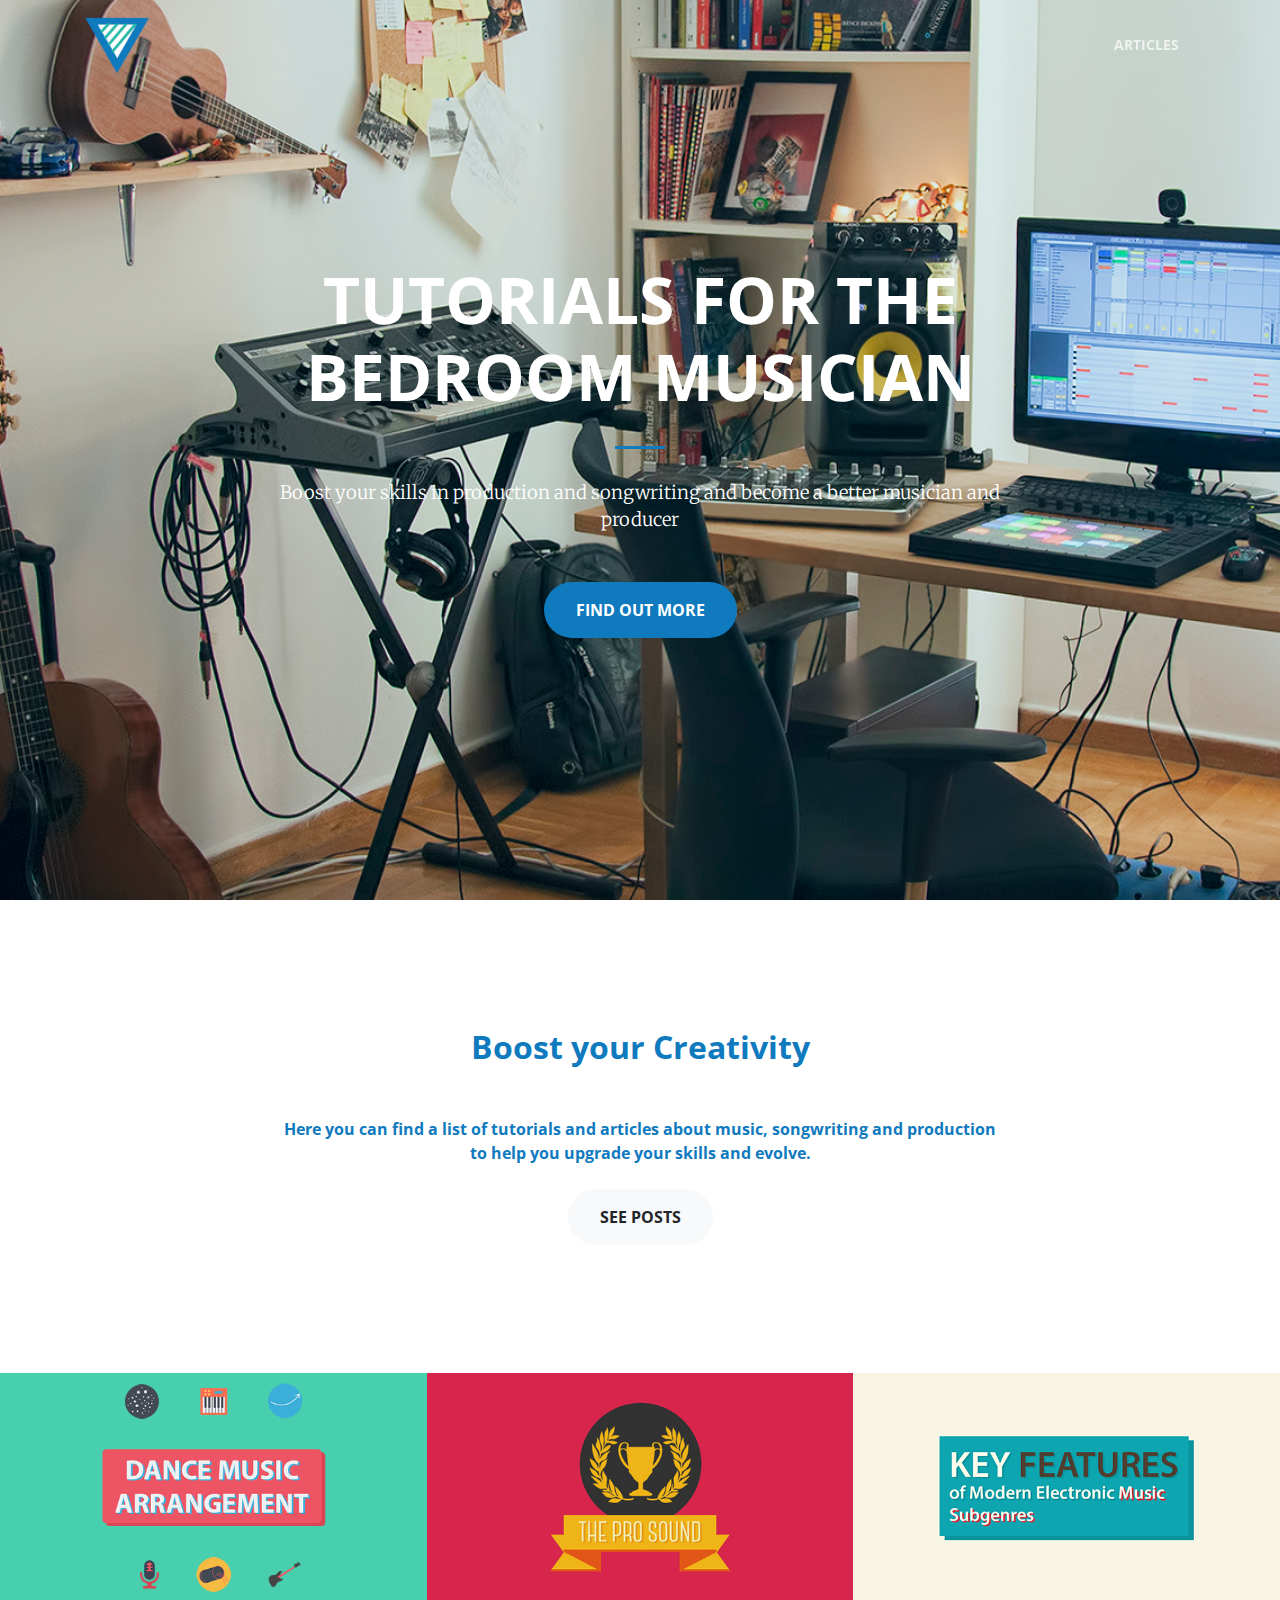
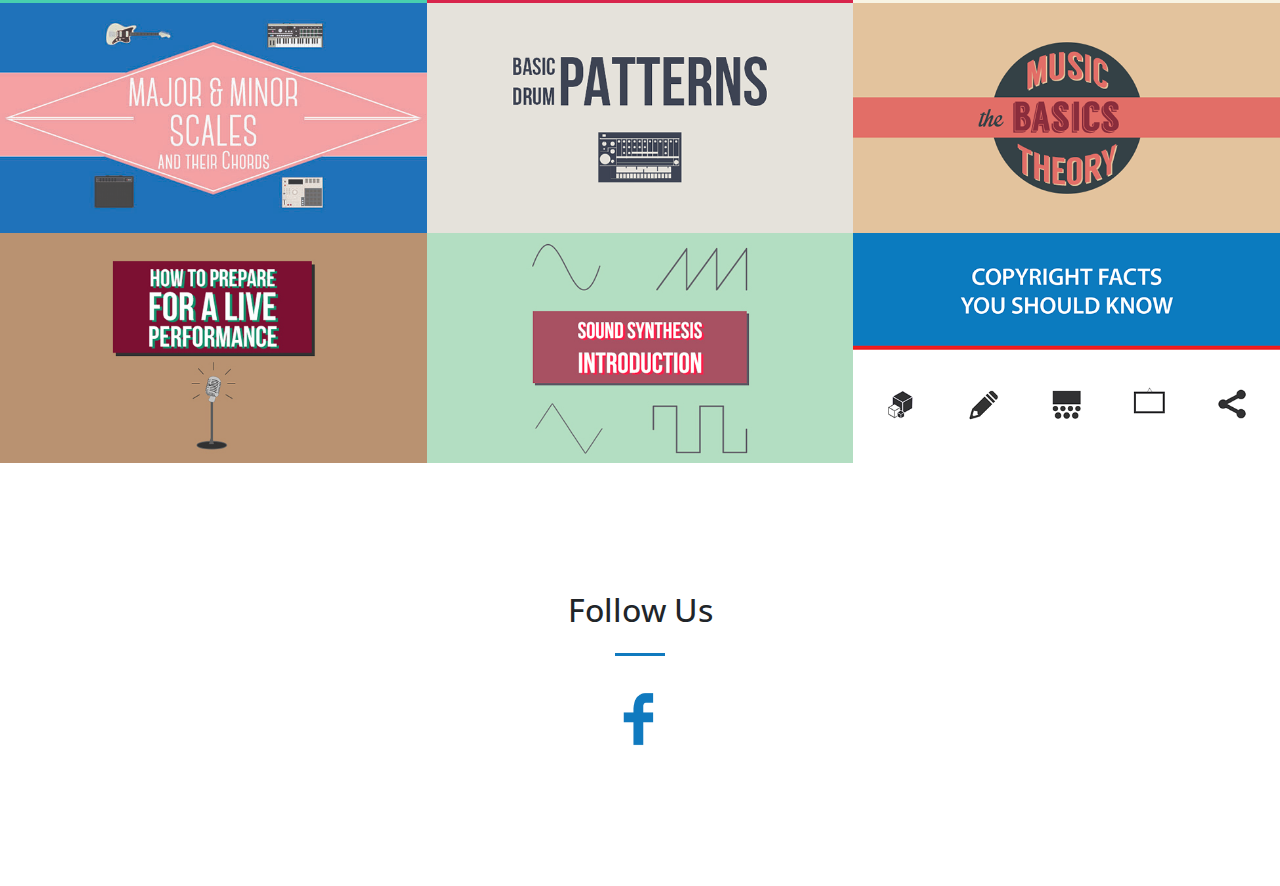
<file: index.html>
<!DOCTYPE html>
<html lang="en">

  <head>

    <meta charset="utf-8">
    <meta name="viewport" content="width=device-width, initial-scale=1, shrink-to-fit=no">
    <meta name="description" content="">
    <meta name="author" content="">
    <meta name="google-site-verification" content="2rzOExSughIPW9bpGIrl9xw14Sm4sCk3cwal7RsBtUw" />

    <title>Modeblast</title>

    <!-- Bootstrap core CSS -->
    <link href="vendor/bootstrap/css/bootstrap.min.css" rel="stylesheet">

    <!-- Custom fonts for this template -->
    <link href="vendor/fontawesome-free/css/all.min.css" rel="stylesheet" type="text/css">
    <link href='https://fonts.googleapis.com/css?family=Open+Sans:300italic,400italic,600italic,700italic,800italic,400,300,600,700,800' rel='stylesheet' type='text/css'>
    <link href='https://fonts.googleapis.com/css?family=Merriweather:400,300,300italic,400italic,700,700italic,900,900italic' rel='stylesheet' type='text/css'>

    <!-- Plugin CSS -->
    <link href="vendor/magnific-popup/magnific-popup.css" rel="stylesheet">

    <!-- Custom styles for this template -->
    <link href="css/creative.css" rel="stylesheet">

  </head>

  <body id="page-top">

    <!-- Navigation -->
    <nav class="navbar navbar-expand-lg navbar-light fixed-top" id="mainNav">
      <div class="container">
        <a class="navbar-brand js-scroll-trigger" href="#page-top"><img class="modeblast-logo" src="img/modeblast-logo.png"></img></a>
        <button class="navbar-toggler navbar-toggler-right" type="button" data-toggle="collapse" data-target="#navbarResponsive" aria-controls="navbarResponsive" aria-expanded="false" aria-label="Toggle navigation">
          <span class="navbar-toggler-icon"></span>
        </button>
        <div class="collapse navbar-collapse" id="navbarResponsive">
          <ul class="navbar-nav ml-auto">
            <!--
            <li class="nav-item">
              <a class="nav-link js-scroll-trigger" href="#about">About</a>
            </li>
            <li class="nav-item">
              <a class="nav-link js-scroll-trigger" href="#services">Services</a>
            </li>
            -->
            
            <li class="nav-item">
              <a class="nav-link js-scroll-trigger" href="#portfolio">Articles</a>
            </li>
            <!--
            <li class="nav-item">
              <a class="nav-link js-scroll-trigger" href="#contact">Contact</a>
            </li>
            -->
          </ul>
        </div>
      </div>
    </nav>

    <header class="masthead text-center text-white d-flex">
      <div class="container my-auto">
        <div class="row">
          <div class="col-lg-10 mx-auto">
            <h1 class="text-uppercase">
              <strong>Tutorials for the bedroom musician</strong>
            </h1>
            <hr>
          </div>
          <div class="col-lg-8 mx-auto">
            <p class="text-faded mb-5">Boost your skills in production and songwriting and become a better musician and producer</p>
            <a class="btn btn-primary btn-xl js-scroll-trigger" href="#about">Find Out More</a>
          </div>
        </div>
      </div>
    </header>


    <section class="bg-primary" id="about">
      <div class="container">
        <div class="row">
          <div class="col-lg-8 mx-auto text-center">
            <h2 class="section-heading text-107abf">Boost your Creativity</h2>
            <hr class="light my-4">
            <p class="text-107abf mb-4">Here you can find a list of tutorials and articles about music, songwriting and production to help you upgrade your skills and evolve.</p>
            <a class="btn btn-light btn-xl js-scroll-trigger" href="#portfolio">See posts</a>
          </div>
        </div>
      </div>
    </section>

<!--------

    <section id="services">
      <div class="container">
        <div class="row">
          <div class="col-lg-12 text-center">
            <h2 class="section-heading">At Your Service</h2>
            <hr class="my-4">
          </div>
        </div>
      </div>
      <div class="container">
        <div class="row">
          <div class="col-lg-3 col-md-6 text-center">
            <div class="service-box mt-5 mx-auto">
              <i class="fas fa-4x fa-gem text-primary mb-3 sr-icon-1"></i>
              <h3 class="mb-3">Sturdy Templates</h3>
              <p class="text-muted mb-0">Our templates are updated regularly so they don't break.</p>
            </div>
          </div>
          <div class="col-lg-3 col-md-6 text-center">
            <div class="service-box mt-5 mx-auto">
              <i class="fas fa-4x fa-paper-plane text-primary mb-3 sr-icon-2"></i>
              <h3 class="mb-3">Ready to Ship</h3>
              <p class="text-muted mb-0">You can use this theme as is, or you can make changes!</p>
            </div>
          </div>
          <div class="col-lg-3 col-md-6 text-center">
            <div class="service-box mt-5 mx-auto">
              <i class="fas fa-4x fa-code text-primary mb-3 sr-icon-3"></i>
              <h3 class="mb-3">Up to Date</h3>
              <p class="text-muted mb-0">We update dependencies to keep things fresh.</p>
            </div>
          </div>
          <div class="col-lg-3 col-md-6 text-center">
            <div class="service-box mt-5 mx-auto">
              <i class="fas fa-4x fa-heart text-primary mb-3 sr-icon-4"></i>
              <h3 class="mb-3">Made with Love</h3>
              <p class="text-muted mb-0">You have to make your websites with love these days!</p>
            </div>
          </div>
        </div>
      </div>
    </section>
------------>
    <section class="p-0" id="portfolio">
      <div class="container-fluid p-0">
        <div class="row no-gutters">
          <div class="col-lg-4 col-sm-6">
            <a class="portfolio-box" href="Dance-Music-Arrangement.html">
              <img class="img-fluid" src="content/Dance-Music-Arrangement-cover.png" alt="">
              <div class="portfolio-box-caption">
                <div class="portfolio-box-caption-content">

                  <div class="project-name">
                    Dance Music Arrangement
                  </div>
                </div>
              </div>
            </a>
          </div>
          <div class="col-lg-4 col-sm-6">
            <a class="portfolio-box" href="The-Pro-Sound.html">
              <img class="img-fluid" src="content/The Pro Sound Cover.jpg" alt="">
              <div class="portfolio-box-caption">
                <div class="portfolio-box-caption-content">
                  <div class="project-name">
                    The Pro Sound
                  </div>
                </div>
              </div>
            </a>
          </div>
          <div class="col-lg-4 col-sm-6">
            <a class="portfolio-box" href="Key-Features-of-Modern-Electronic-Music-Subgenres.html">
              <img class="img-fluid" src="content/Key-Features-of-Modern-Electronic-Music-Subgenres-Cover.png" alt="">
              <div class="portfolio-box-caption">
                <div class="portfolio-box-caption-content">
                  <div class="project-name">
                    Key Features of Modern Electronic Music Subgenres
                  </div>
                </div>
              </div>
            </a>
          </div>
          <div class="col-lg-4 col-sm-6">
            <a class="portfolio-box" href="Major & Minor Scales and their Chords.html">
              <img class="img-fluid" src="content/Major & Minor Scales and their Chords cover.jpg" alt="">
              <div class="portfolio-box-caption">
                <div class="portfolio-box-caption-content">

                  <div class="project-name">
                    Major & Minor Scales and their Chords
                  </div>
                </div>
              </div>
            </a>
          </div>
          <div class="col-lg-4 col-sm-6">
            <a class="portfolio-box" href="Basic Drum Patterns.html">
              <img class="img-fluid" src="content/Basic-Drum-Patterns-Cover.png" alt="">
              <div class="portfolio-box-caption">
                <div class="portfolio-box-caption-content">
                  <div class="project-name">
                    Basic Drum Patterns
                  </div>
                </div>
              </div>
            </a>
          </div>
          <div class="col-lg-4 col-sm-6">
            <a class="portfolio-box" href="Music Theory Basics.html">
              <img class="img-fluid" src="content/music-theory-basics.png" alt="">
              <div class="portfolio-box-caption">
                <div class="portfolio-box-caption-content">

                  <div class="project-name">
                    Music Theory Basics
                  </div>
                </div>
              </div>
            </a>
          </div>

          <div class="col-lg-4 col-sm-6">
            <a class="portfolio-box" href="How to Prepare for a Live Performance.html">
              <img class="img-fluid" src="content/How to Prepare for a Live Performance Cover.jpg" alt="">
              <div class="portfolio-box-caption">
                <div class="portfolio-box-caption-content">

                  <div class="project-name">
                    How to Prepare for a Live Performance
                  </div>
                </div>
              </div>
            </a>
          </div>

          <div class="col-lg-4 col-sm-6">
            <a class="portfolio-box" href="Sound synthesis introduction.html">
              <img class="img-fluid" src="content/Sound synthesis introduction cover.jpg" alt="">
              <div class="portfolio-box-caption">
                <div class="portfolio-box-caption-content">

                  <div class="project-name">
                    Sound Synthesis Introduction
                  </div>
                </div>
              </div>
            </a>
          </div>

          <div class="col-lg-4 col-sm-6">
            <a class="portfolio-box" href="Copyright Facts You Should Know.html">
              <img class="img-fluid" src="content/Copyright Facts You Should Know cover.png" alt="">
              <div class="portfolio-box-caption">
                <div class="portfolio-box-caption-content">

                  <div class="project-name">
                    Copyright Facts You Should Know
                  </div>
                </div>
              </div>
            </a>
          </div>

        </div>
      </div>
    </section>
<!-------
    <section class="bg-dark text-white">
      <div class="container text-center">
        <h2 class="mb-4">Free Download at Start Bootstrap!</h2>
        <a class="btn btn-light btn-xl sr-button" href="http://startbootstrap.com/template-overviews/creative/">Download Now!</a>
      </div>
    </section>
----->
    <section id="contact">
      <div class="container">
        <div class="row">
          <div class="col-lg-8 mx-auto text-center">
            <h2 class="section-heading">Follow Us</h2>
            <hr class="my-4">
          </div>
        </div>
        <div class="row">
          <div class="col-lg-12 ml-auto text-center">
            <a href="https://www.facebook.com/modeblast">
            <img class="facebook" src="content/facebook.png"></a> 
          </div>
<!-------          
          <div class="col-lg-4 mr-auto text-center">
            <i class="fas fa-envelope fa-3x mb-3 sr-contact-2"></i>
            <p>
              <a href="mailto:your-email@your-domain.com">feedback@startbootstrap.com</a>
            </p>
          </div>
          -->
        </div>
      </div>
    </section>

    <!-- Bootstrap core JavaScript -->
    <script src="vendor/jquery/jquery.min.js"></script>
    <script src="vendor/bootstrap/js/bootstrap.bundle.min.js"></script>

    <!-- Plugin JavaScript -->
    <script src="vendor/jquery-easing/jquery.easing.min.js"></script>
    <script src="vendor/scrollreveal/scrollreveal.min.js"></script>
    <script src="vendor/magnific-popup/jquery.magnific-popup.min.js"></script>

    <!-- Custom scripts for this template -->
    <script src="js/creative.min.js"></script>

  </body>

</html>
</file>
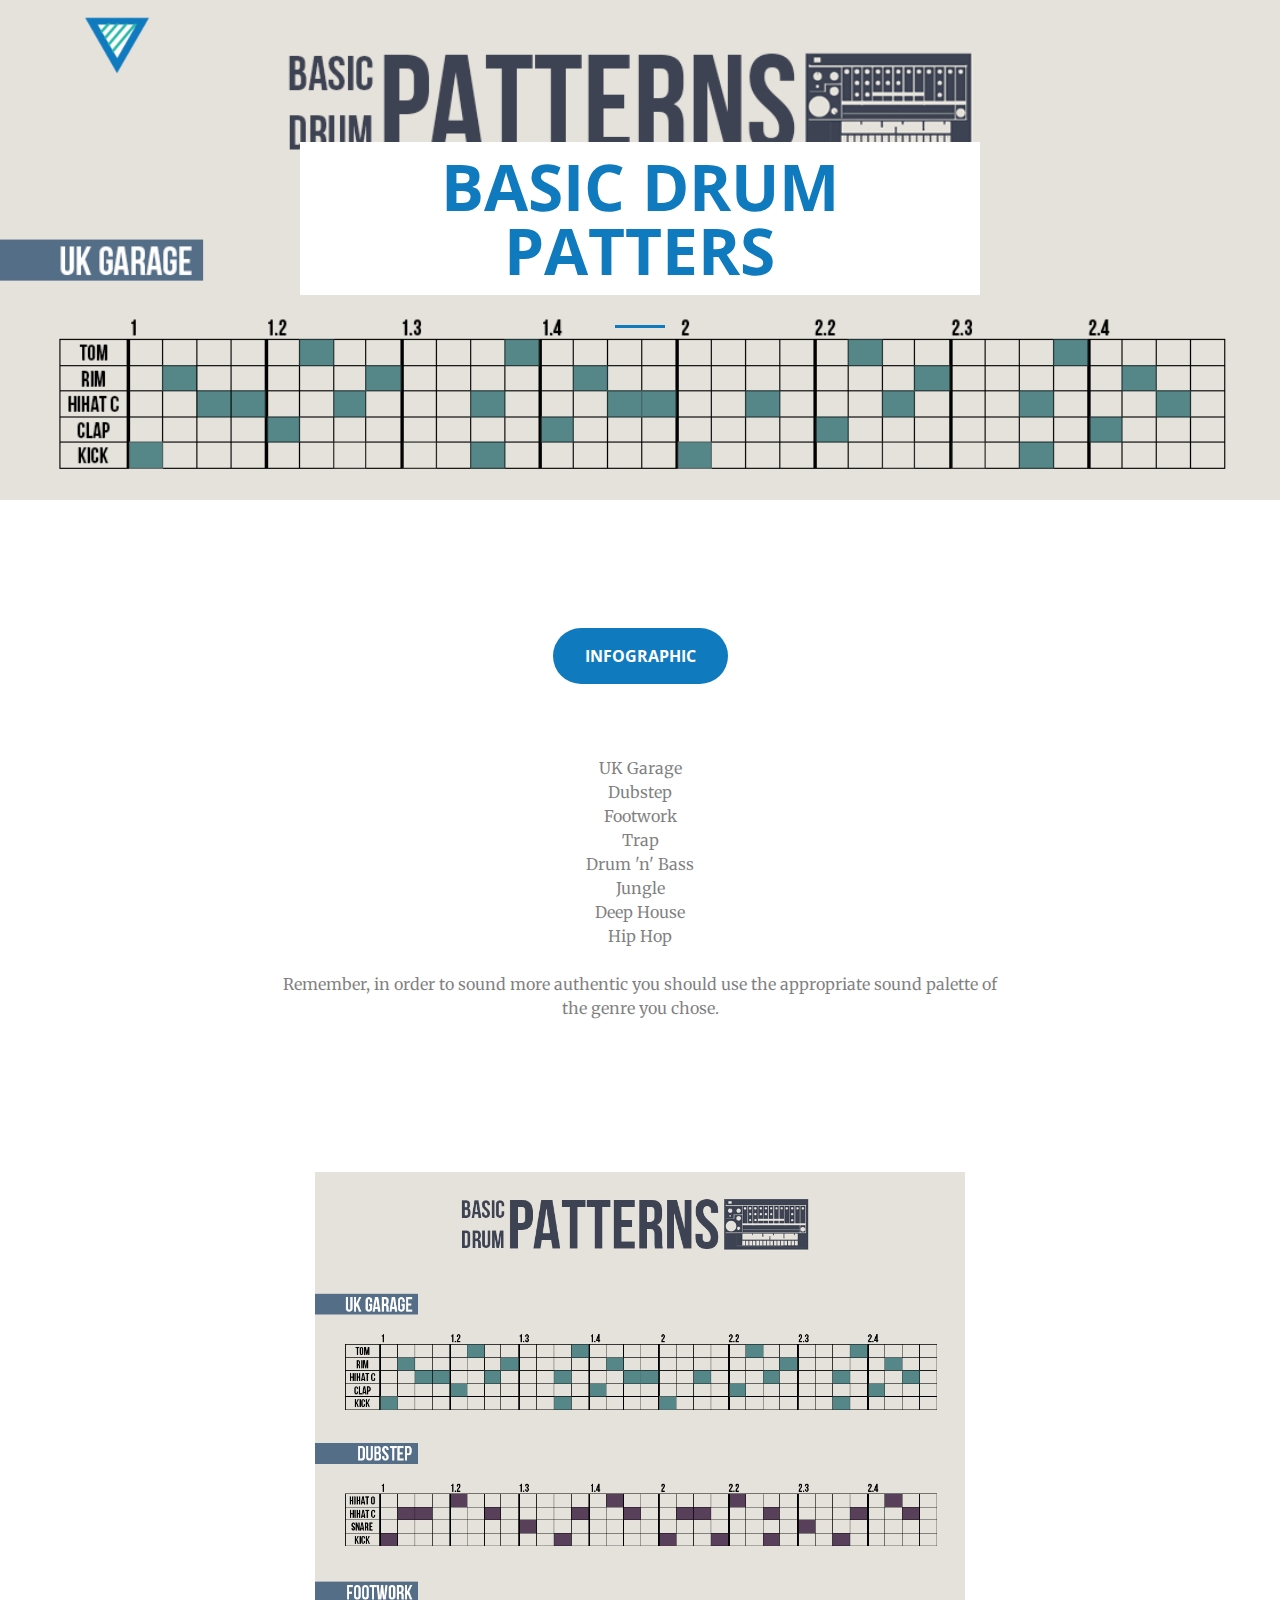
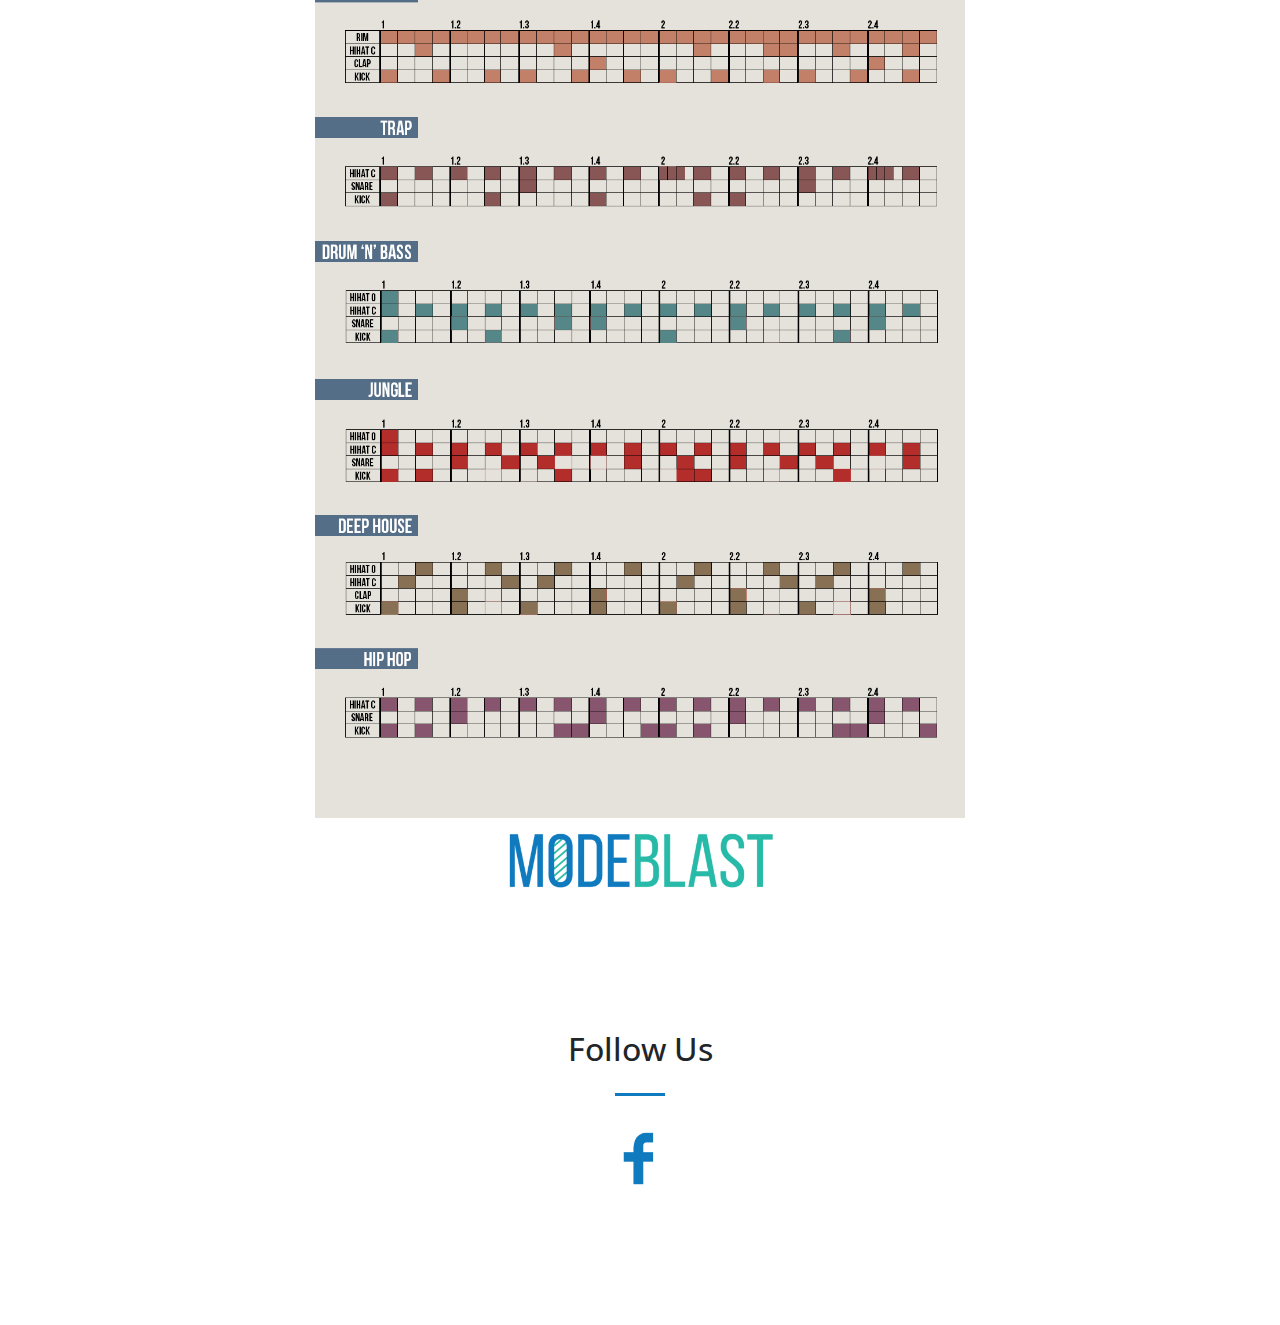
<file: Basic Drum Patterns.html>
<!DOCTYPE html>
<html lang="en">

  <head>

    <meta charset="utf-8">
    <meta name="viewport" content="width=device-width, initial-scale=1, shrink-to-fit=no">
    <meta name="description" content="">
    <meta name="author" content="">

    <title>Modeblast</title>

    <!-- Bootstrap core CSS -->
    <link href="vendor/bootstrap/css/bootstrap.min.css" rel="stylesheet">

    <!-- Custom fonts for this template -->
    <link href="vendor/fontawesome-free/css/all.min.css" rel="stylesheet" type="text/css">
    <link href='https://fonts.googleapis.com/css?family=Open+Sans:300italic,400italic,600italic,700italic,800italic,400,300,600,700,800' rel='stylesheet' type='text/css'>
    <link href='https://fonts.googleapis.com/css?family=Merriweather:400,300,300italic,400italic,700,700italic,900,900italic' rel='stylesheet' type='text/css'>

    <!-- Plugin CSS -->
    <link href="vendor/magnific-popup/magnific-popup.css" rel="stylesheet">

    <!-- Custom styles for this template -->
    <link href="css/creative.css" rel="stylesheet">

  </head>

  <body id="page-top">

    <!-- Navigation -->
    <nav class="navbar navbar-expand-lg navbar-light fixed-top" id="mainNav">
      <div class="container">
        <a class="navbar-brand js-scroll-trigger" href="index.html"><img class="modeblast-logo" src="img/modeblast-logo.png"></img></a>
        <button class="navbar-toggler navbar-toggler-right" type="button" data-toggle="collapse" data-target="#navbarResponsive" aria-controls="navbarResponsive" aria-expanded="false" aria-label="Toggle navigation">
          <span class="navbar-toggler-icon"></span>
        </button>
        <div class="collapse navbar-collapse" id="navbarResponsive">
          <ul class="navbar-nav ml-auto">
            <!--
            <li class="nav-item">
              <a class="nav-link js-scroll-trigger" href="#about">About</a>
            </li>
            <li class="nav-item">
              <a class="nav-link js-scroll-trigger" href="#services">Services</a>
            </li>
            -->

            <!--
            <li class="nav-item">
              <a class="nav-link js-scroll-trigger" href="#contact">Contact</a>
            </li>
            -->
          </ul>
        </div>
      </div>
    </nav>

    <header class="masthead-page drum text-center text-white d-flex">
      <div class="container my-auto">
        <div class="row">
          <div class="col-lg-10 mx-auto">
            <h1 class="text-uppercase">
                <mark><strong>Basic Drum Patters</strong></mark>
            </h1>
            <hr>
          </div>

        </div>
      </div>
    </header>


    <section class="bg-primary" id="about">
      <div class="container">
        <div class="row">
          <div class="col-lg-8 mx-auto text-center">
              <a class="btn btn-primary btn-xl js-scroll-trigger" href="#drum">Infographic</a><br><br><br><br>


              <p class="text-black-50 mb-4">
                UK Garage<br>
                Dubstep<br>
                Footwork<br>
                Trap<br>
                Drum 'n' Bass<br>
                Jungle<br>
                Deep House<br>
                Hip Hop<br><br>
                Remember, in order to sound more authentic you should use the appropriate sound palette of the genre you chose. 
              </p>
            




          </div>
        </div>
      </div>
    </section>

<!--------

    <section id="services">
      <div class="container">
        <div class="row">
          <div class="col-lg-12 text-center">
            <h2 class="section-heading">At Your Service</h2>
            <hr class="my-4">
          </div>
        </div>
      </div>
      <div class="container">
        <div class="row">
          <div class="col-lg-3 col-md-6 text-center">
            <div class="service-box mt-5 mx-auto">
              <i class="fas fa-4x fa-gem text-primary mb-3 sr-icon-1"></i>
              <h3 class="mb-3">Sturdy Templates</h3>
              <p class="text-muted mb-0">Our templates are updated regularly so they don't break.</p>
            </div>
          </div>
          <div class="col-lg-3 col-md-6 text-center">
            <div class="service-box mt-5 mx-auto">
              <i class="fas fa-4x fa-paper-plane text-primary mb-3 sr-icon-2"></i>
              <h3 class="mb-3">Ready to Ship</h3>
              <p class="text-muted mb-0">You can use this theme as is, or you can make changes!</p>
            </div>
          </div>
          <div class="col-lg-3 col-md-6 text-center">
            <div class="service-box mt-5 mx-auto">
              <i class="fas fa-4x fa-code text-primary mb-3 sr-icon-3"></i>
              <h3 class="mb-3">Up to Date</h3>
              <p class="text-muted mb-0">We update dependencies to keep things fresh.</p>
            </div>
          </div>
          <div class="col-lg-3 col-md-6 text-center">
            <div class="service-box mt-5 mx-auto">
              <i class="fas fa-4x fa-heart text-primary mb-3 sr-icon-4"></i>
              <h3 class="mb-3">Made with Love</h3>
              <p class="text-muted mb-0">You have to make your websites with love these days!</p>
            </div>
          </div>
        </div>
      </div>
    </section>
------------>

<section class="p-0" id="drum">
    <div class="container-fluid p-0">
      <div class="row no-gutters">
        <div class="col-lg-12 col-sm-12">
          <a class="portfolio-box" href="content/Basic-Drum-Patterns.png">
            <img class="img-fluid" src="content/Basic-Drum-Patterns.png" alt="">
            <div class="portfolio-box-caption">
              <div class="portfolio-box-caption-content">

                <div class="project-name">
                  Click to enlarge
                </div>
              </div>
            </div>
          </a>
        </div>

      </div>
    </div>
  </section>        


<!-------
    <section class="bg-dark text-white">
      <div class="container text-center">
        <h2 class="mb-4">Free Download at Start Bootstrap!</h2>
        <a class="btn btn-light btn-xl sr-button" href="http://startbootstrap.com/template-overviews/creative/">Download Now!</a>
      </div>
    </section>
----->
    <section id="contact">
      <div class="container">
        <div class="row">
          <div class="col-lg-8 mx-auto text-center">
            <h2 class="section-heading">Follow Us</h2>
            <hr class="my-4">
          </div>
        </div>
        <div class="row">
          <div class="col-lg-12 ml-auto text-center">
            <a href="https://www.facebook.com/modeblast">
            <img class="facebook" src="content/facebook.png"></a> 
          </div>
<!-------          
          <div class="col-lg-4 mr-auto text-center">
            <i class="fas fa-envelope fa-3x mb-3 sr-contact-2"></i>
            <p>
              <a href="mailto:your-email@your-domain.com">feedback@startbootstrap.com</a>
            </p>
          </div>
          -->
        </div>
      </div>
    </section>

    <!-- Bootstrap core JavaScript -->
    <script src="vendor/jquery/jquery.min.js"></script>
    <script src="vendor/bootstrap/js/bootstrap.bundle.min.js"></script>

    <!-- Plugin JavaScript -->
    <script src="vendor/jquery-easing/jquery.easing.min.js"></script>
    <script src="vendor/scrollreveal/scrollreveal.min.js"></script>
    <script src="vendor/magnific-popup/jquery.magnific-popup.min.js"></script>

    <!-- Custom scripts for this template -->
    <script src="js/creative.min.js"></script>

  </body>

</html>
</file>
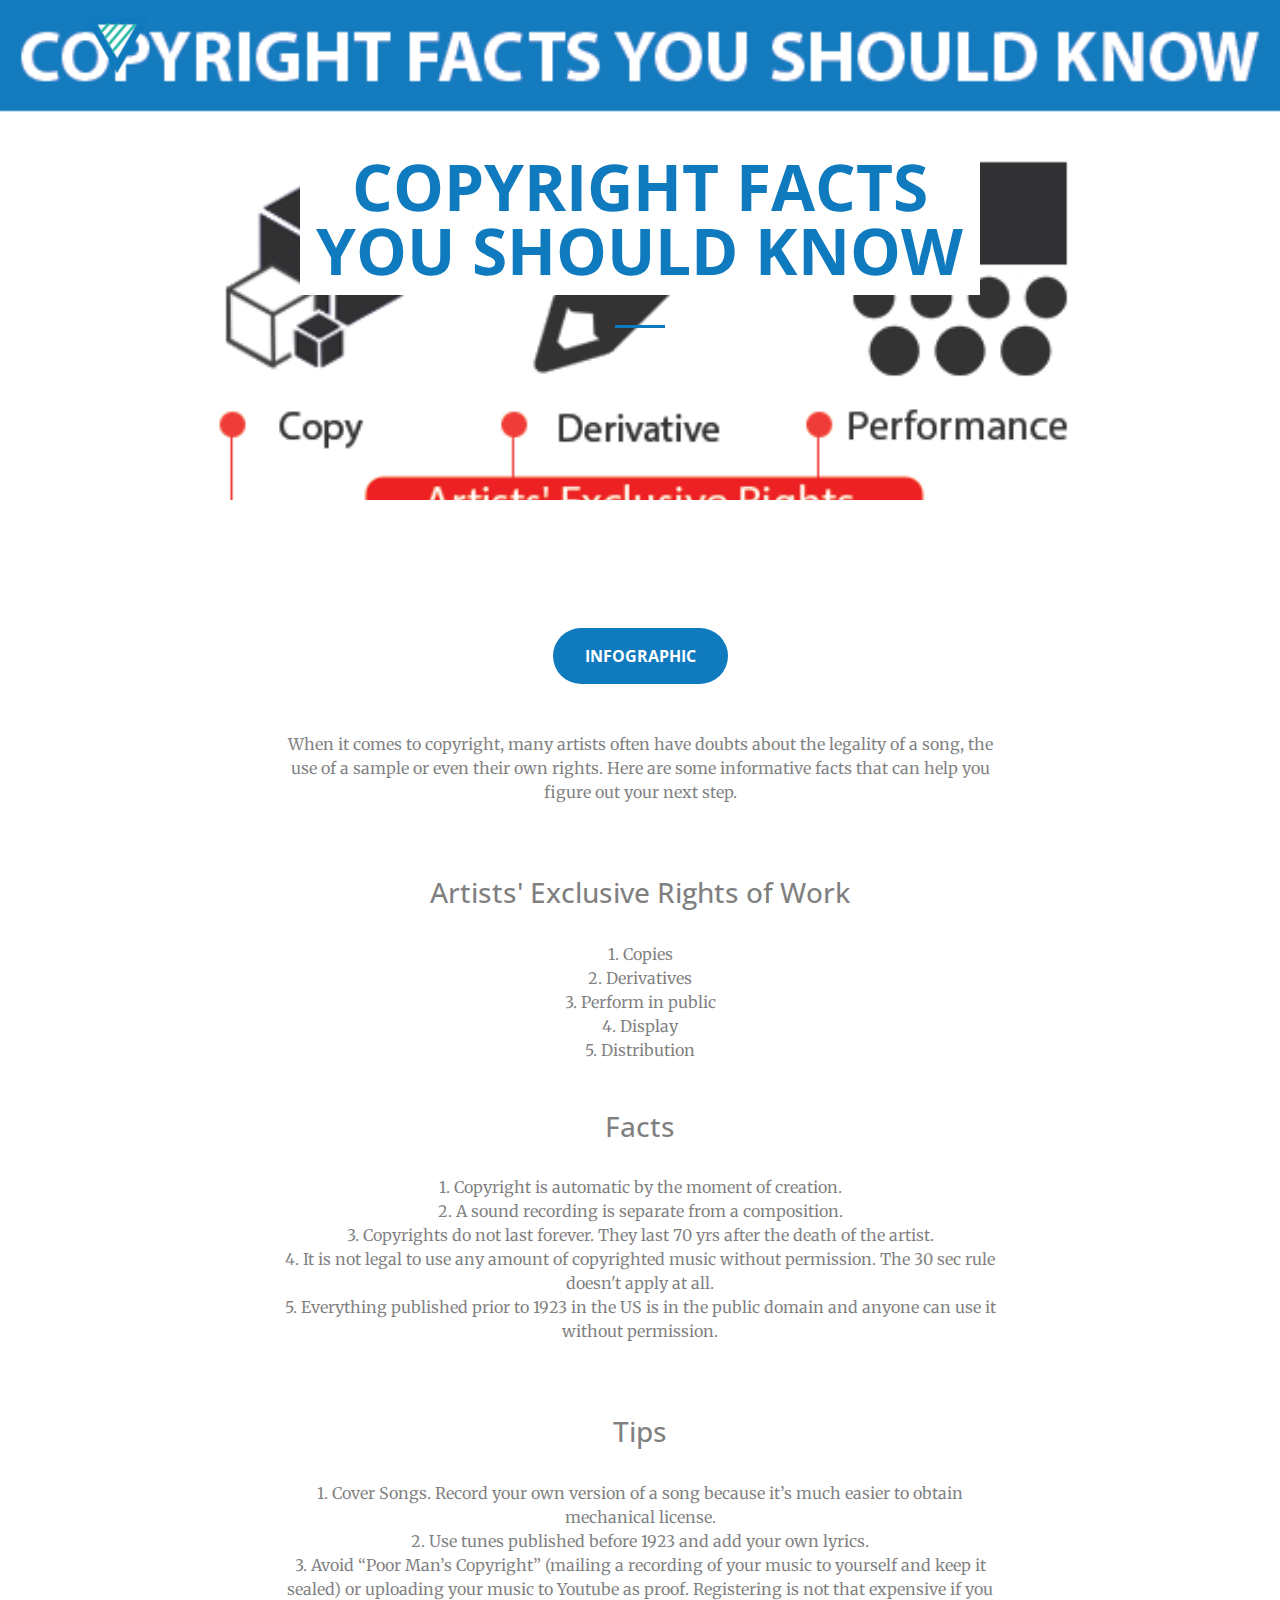
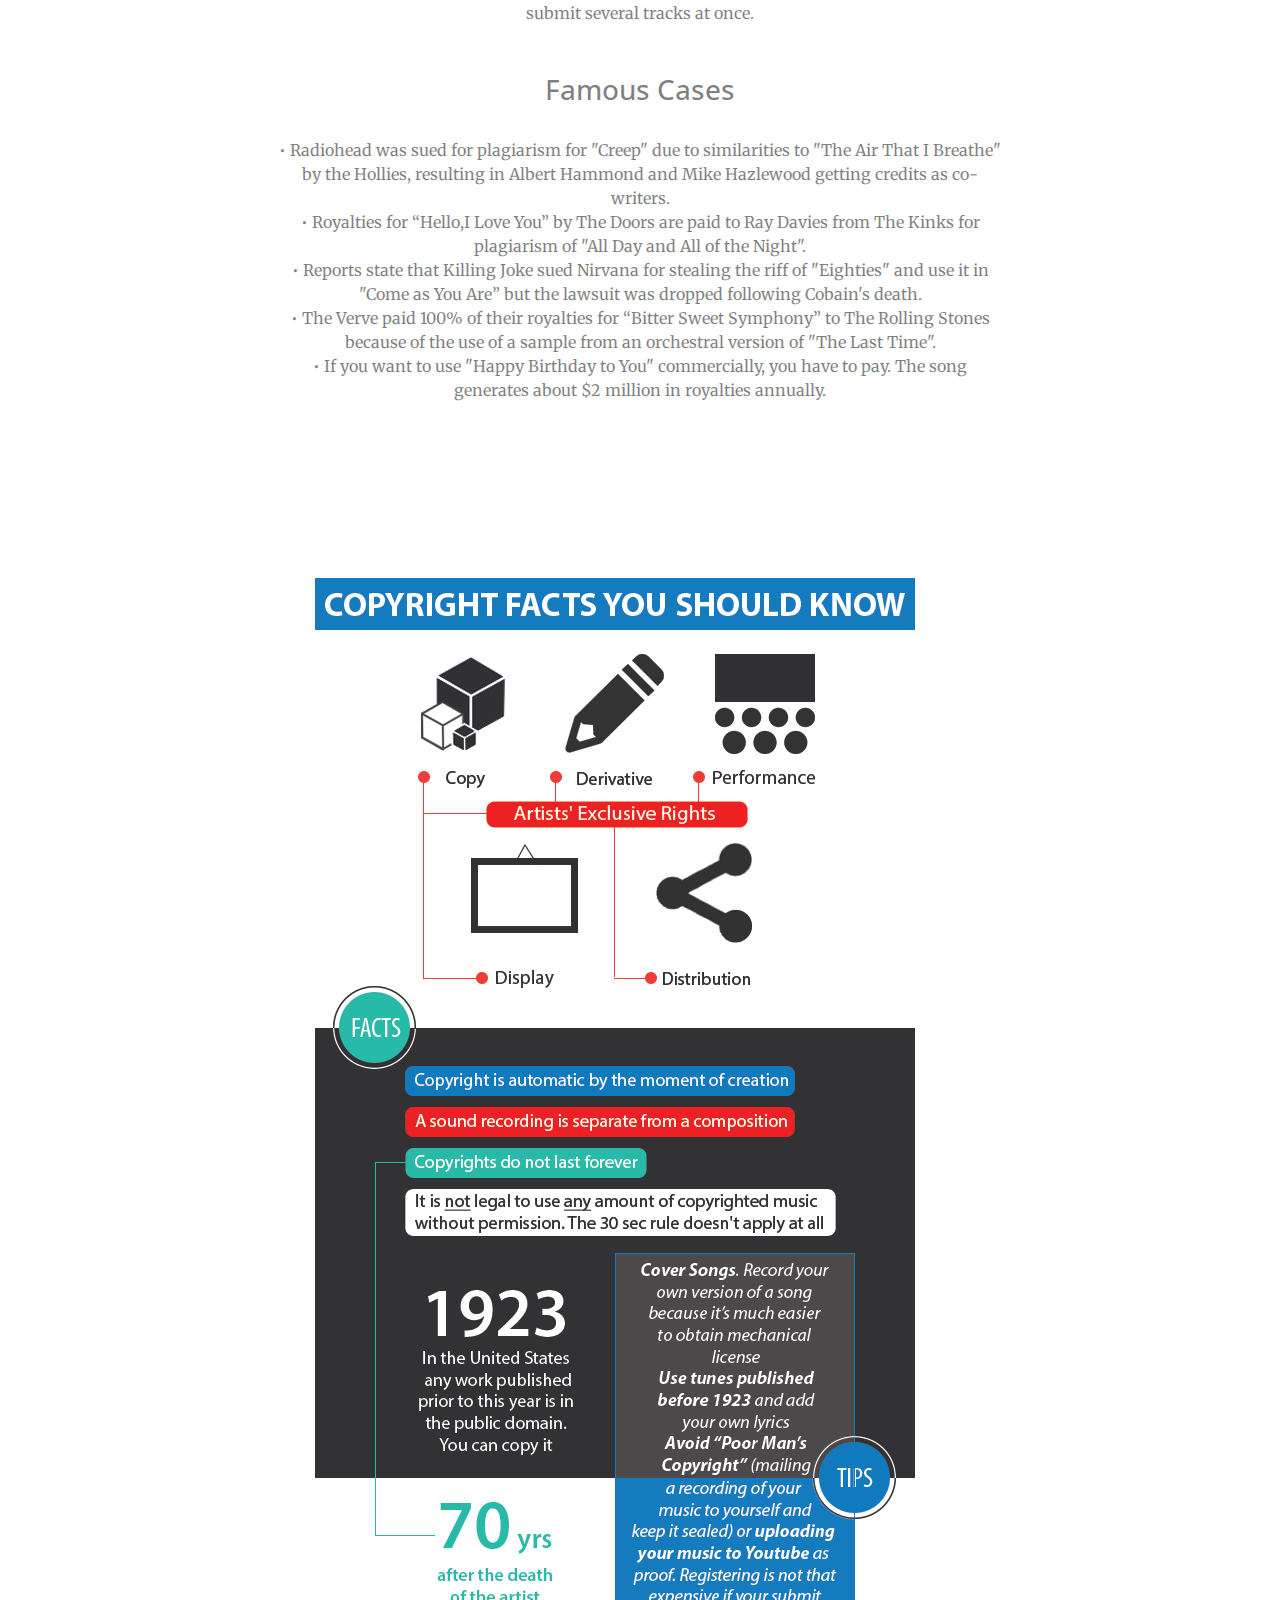
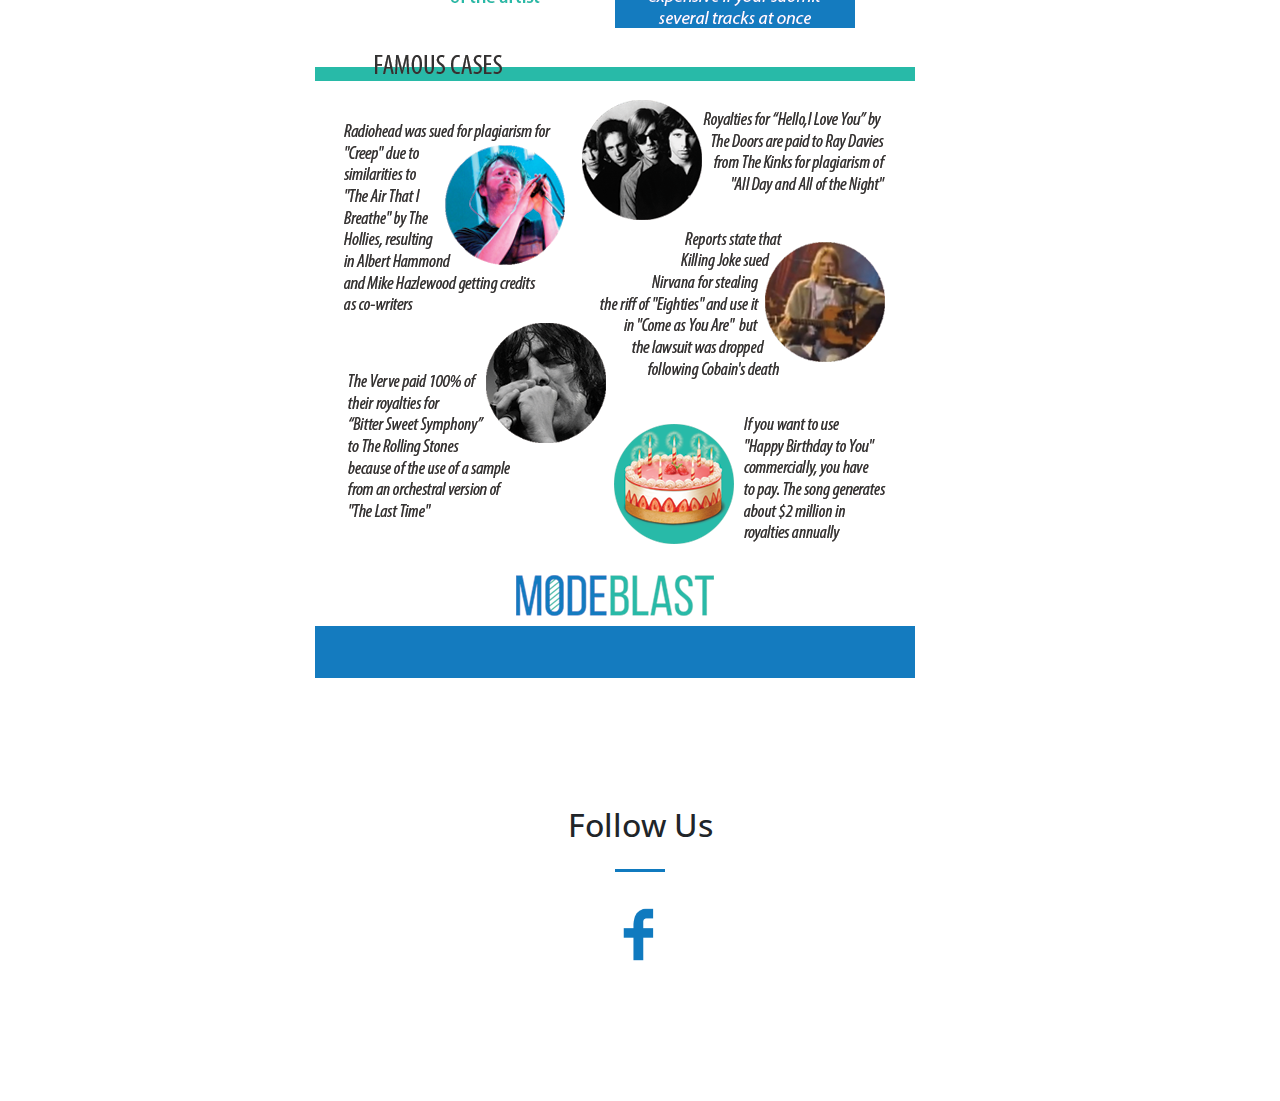
<file: Copyright Facts You Should Know.html>
<!DOCTYPE html>
<html lang="en">

  <head>

    <meta charset="utf-8">
    <meta name="viewport" content="width=device-width, initial-scale=1, shrink-to-fit=no">
    <meta name="description" content="">
    <meta name="author" content="">

    <title>Modeblast</title>

    <!-- Bootstrap core CSS -->
    <link href="vendor/bootstrap/css/bootstrap.min.css" rel="stylesheet">

    <!-- Custom fonts for this template -->
    <link href="vendor/fontawesome-free/css/all.min.css" rel="stylesheet" type="text/css">
    <link href='https://fonts.googleapis.com/css?family=Open+Sans:300italic,400italic,600italic,700italic,800italic,400,300,600,700,800' rel='stylesheet' type='text/css'>
    <link href='https://fonts.googleapis.com/css?family=Merriweather:400,300,300italic,400italic,700,700italic,900,900italic' rel='stylesheet' type='text/css'>

    <!-- Plugin CSS -->
    <link href="vendor/magnific-popup/magnific-popup.css" rel="stylesheet">

    <!-- Custom styles for this template -->
    <link href="css/creative.css" rel="stylesheet">

  </head>

  <body id="page-top">

    <!-- Navigation -->
    <nav class="navbar navbar-expand-lg navbar-light fixed-top" id="mainNav">
      <div class="container">
        <a class="navbar-brand js-scroll-trigger" href="index.html"><img class="modeblast-logo" src="img/modeblast-logo.png"></img></a>
        <button class="navbar-toggler navbar-toggler-right" type="button" data-toggle="collapse" data-target="#navbarResponsive" aria-controls="navbarResponsive" aria-expanded="false" aria-label="Toggle navigation">
          <span class="navbar-toggler-icon"></span>
        </button>
        <div class="collapse navbar-collapse" id="navbarResponsive">
          <ul class="navbar-nav ml-auto">
            <!--
            <li class="nav-item">
              <a class="nav-link js-scroll-trigger" href="#about">About</a>
            </li>
            <li class="nav-item">
              <a class="nav-link js-scroll-trigger" href="#services">Services</a>
            </li>
            -->

            <!--
            <li class="nav-item">
              <a class="nav-link js-scroll-trigger" href="#contact">Contact</a>
            </li>
            -->
          </ul>
        </div>
      </div>
    </nav>

    <header class="masthead-page copy text-center text-white d-flex">
      <div class="container my-auto">
        <div class="row">
          <div class="col-lg-10 mx-auto">
            <h1 class="text-uppercase">
                <mark><strong>Copyright Facts You Should Know</strong></mark>
            </h1>
            <hr>
          </div>

        </div>
      </div>
    </header>


    <section class="bg-primary" id="about">
      <div class="container">
        <div class="row">
          <div class="col-lg-8 mx-auto text-center">
              <a class="btn btn-primary btn-xl js-scroll-trigger" href="#copyright">Infographic</a><br><br><br>

              
                  <p class="text-black-50 mb-4">When it comes to copyright, many artists often have doubts about the legality of a song, the use of a sample or even their own rights. Here are some informative facts that can help you figure out your next step.
                    </p>  <br><br>
                    <h3 class="section-heading text-black-50">Artists' Exclusive Rights of Work</h3><br>
                    <p class="text-black-50 mb-4">
              1.	Copies <br>
              2.	Derivatives<br>
              3.	Perform in public<br>
              4.	Display<br>
              5.	Distribution<br>
              
            </p>
            <br>
            <h3 class="section-heading text-black-50">Facts</h3><br>
            <p class="text-black-50 mb-4">
              1.	Copyright is automatic by the moment of creation.<br>
              2.	A sound recording is separate from a composition.<br>
              3.	Copyrights do not last forever. They last 70 yrs after the death of the artist.<br>
              4.	It is not legal to use any amount of copyrighted music without permission. The 30 sec rule doesn't apply at all.<br>
              5.	Everything published prior to 1923 in the US is in the public domain and anyone can use it without permission.<br>
            </p><br><br>

            <h3 class="section-heading text-black-50">Tips</h3><br>
            <p class="text-black-50 mb-4">
              1.	Cover Songs. Record your own version of a song because it’s much easier to obtain mechanical license.<br>
              2.	Use tunes published before 1923 and add your own lyrics.<br>
              3.	Avoid “Poor Man’s Copyright” (mailing a recording of your music to yourself and keep it sealed) or uploading your music to Youtube as proof. Registering is not that expensive if you submit several tracks at once.
            </p><br>


            <h3 class="section-heading text-black-50">Famous Cases</h3>
            <p class="text-black-50 mb-4">
              <br>•	Radiohead was sued for plagiarism for "Creep" due to similarities to "The Air That I Breathe" by the Hollies, resulting in Albert Hammond and Mike Hazlewood getting credits as co-writers.
              <br>•	Royalties for “Hello,I Love You” by The Doors are paid to Ray Davies from The Kinks for plagiarism of "All Day and All of the Night".
              <br>•	Reports state that Killing Joke sued Nirvana for stealing the riff of "Eighties" and use it in "Come as You Are” but the lawsuit was dropped following Cobain's death.
              <br>•	The Verve paid 100% of their royalties for “Bitter Sweet Symphony” to The Rolling Stones because of the use of a sample from an orchestral version of "The Last Time".
              <br>•	If you want to use "Happy Birthday to You" commercially, you have to pay. The song generates about $2 million in royalties annually.
            </p><br>



          </div>
        </div>
      </div>
    </section>

<!--------

    <section id="services">
      <div class="container">
        <div class="row">
          <div class="col-lg-12 text-center">
            <h2 class="section-heading">At Your Service</h2>
            <hr class="my-4">
          </div>
        </div>
      </div>
      <div class="container">
        <div class="row">
          <div class="col-lg-3 col-md-6 text-center">
            <div class="service-box mt-5 mx-auto">
              <i class="fas fa-4x fa-gem text-primary mb-3 sr-icon-1"></i>
              <h3 class="mb-3">Sturdy Templates</h3>
              <p class="text-muted mb-0">Our templates are updated regularly so they don't break.</p>
            </div>
          </div>
          <div class="col-lg-3 col-md-6 text-center">
            <div class="service-box mt-5 mx-auto">
              <i class="fas fa-4x fa-paper-plane text-primary mb-3 sr-icon-2"></i>
              <h3 class="mb-3">Ready to Ship</h3>
              <p class="text-muted mb-0">You can use this theme as is, or you can make changes!</p>
            </div>
          </div>
          <div class="col-lg-3 col-md-6 text-center">
            <div class="service-box mt-5 mx-auto">
              <i class="fas fa-4x fa-code text-primary mb-3 sr-icon-3"></i>
              <h3 class="mb-3">Up to Date</h3>
              <p class="text-muted mb-0">We update dependencies to keep things fresh.</p>
            </div>
          </div>
          <div class="col-lg-3 col-md-6 text-center">
            <div class="service-box mt-5 mx-auto">
              <i class="fas fa-4x fa-heart text-primary mb-3 sr-icon-4"></i>
              <h3 class="mb-3">Made with Love</h3>
              <p class="text-muted mb-0">You have to make your websites with love these days!</p>
            </div>
          </div>
        </div>
      </div>
    </section>
------------>

<section class="p-0" id="copyright">
    <div class="container-fluid p-0">
      <div class="row no-gutters">
        <div class="col-lg-12 col-sm-12">
          <a class="portfolio-box" href="content/Copyright Facts You Should Know.png">
            <img class="img-fluid" src="content/Copyright Facts You Should Know.png" alt="">
            <div class="portfolio-box-caption">
              <div class="portfolio-box-caption-content">

                <div class="project-name">
                  Click to enlarge
                </div>
              </div>
            </div>
          </a>
        </div>

      </div>
    </div>
  </section>        


<!-------
    <section class="bg-dark text-white">
      <div class="container text-center">
        <h2 class="mb-4">Free Download at Start Bootstrap!</h2>
        <a class="btn btn-light btn-xl sr-button" href="http://startbootstrap.com/template-overviews/creative/">Download Now!</a>
      </div>
    </section>
----->
    <section id="contact">
      <div class="container">
        <div class="row">
          <div class="col-lg-8 mx-auto text-center">
            <h2 class="section-heading">Follow Us</h2>
            <hr class="my-4">
          </div>
        </div>
        <div class="row">
          <div class="col-lg-12 ml-auto text-center">
            <a href="https://www.facebook.com/modeblast">
            <img class="facebook" src="content/facebook.png"></a> 
          </div>
<!-------          
          <div class="col-lg-4 mr-auto text-center">
            <i class="fas fa-envelope fa-3x mb-3 sr-contact-2"></i>
            <p>
              <a href="mailto:your-email@your-domain.com">feedback@startbootstrap.com</a>
            </p>
          </div>
          -->
        </div>
      </div>
    </section>

    <!-- Bootstrap core JavaScript -->
    <script src="vendor/jquery/jquery.min.js"></script>
    <script src="vendor/bootstrap/js/bootstrap.bundle.min.js"></script>

    <!-- Plugin JavaScript -->
    <script src="vendor/jquery-easing/jquery.easing.min.js"></script>
    <script src="vendor/scrollreveal/scrollreveal.min.js"></script>
    <script src="vendor/magnific-popup/jquery.magnific-popup.min.js"></script>

    <!-- Custom scripts for this template -->
    <script src="js/creative.min.js"></script>

  </body>

</html>
</file>
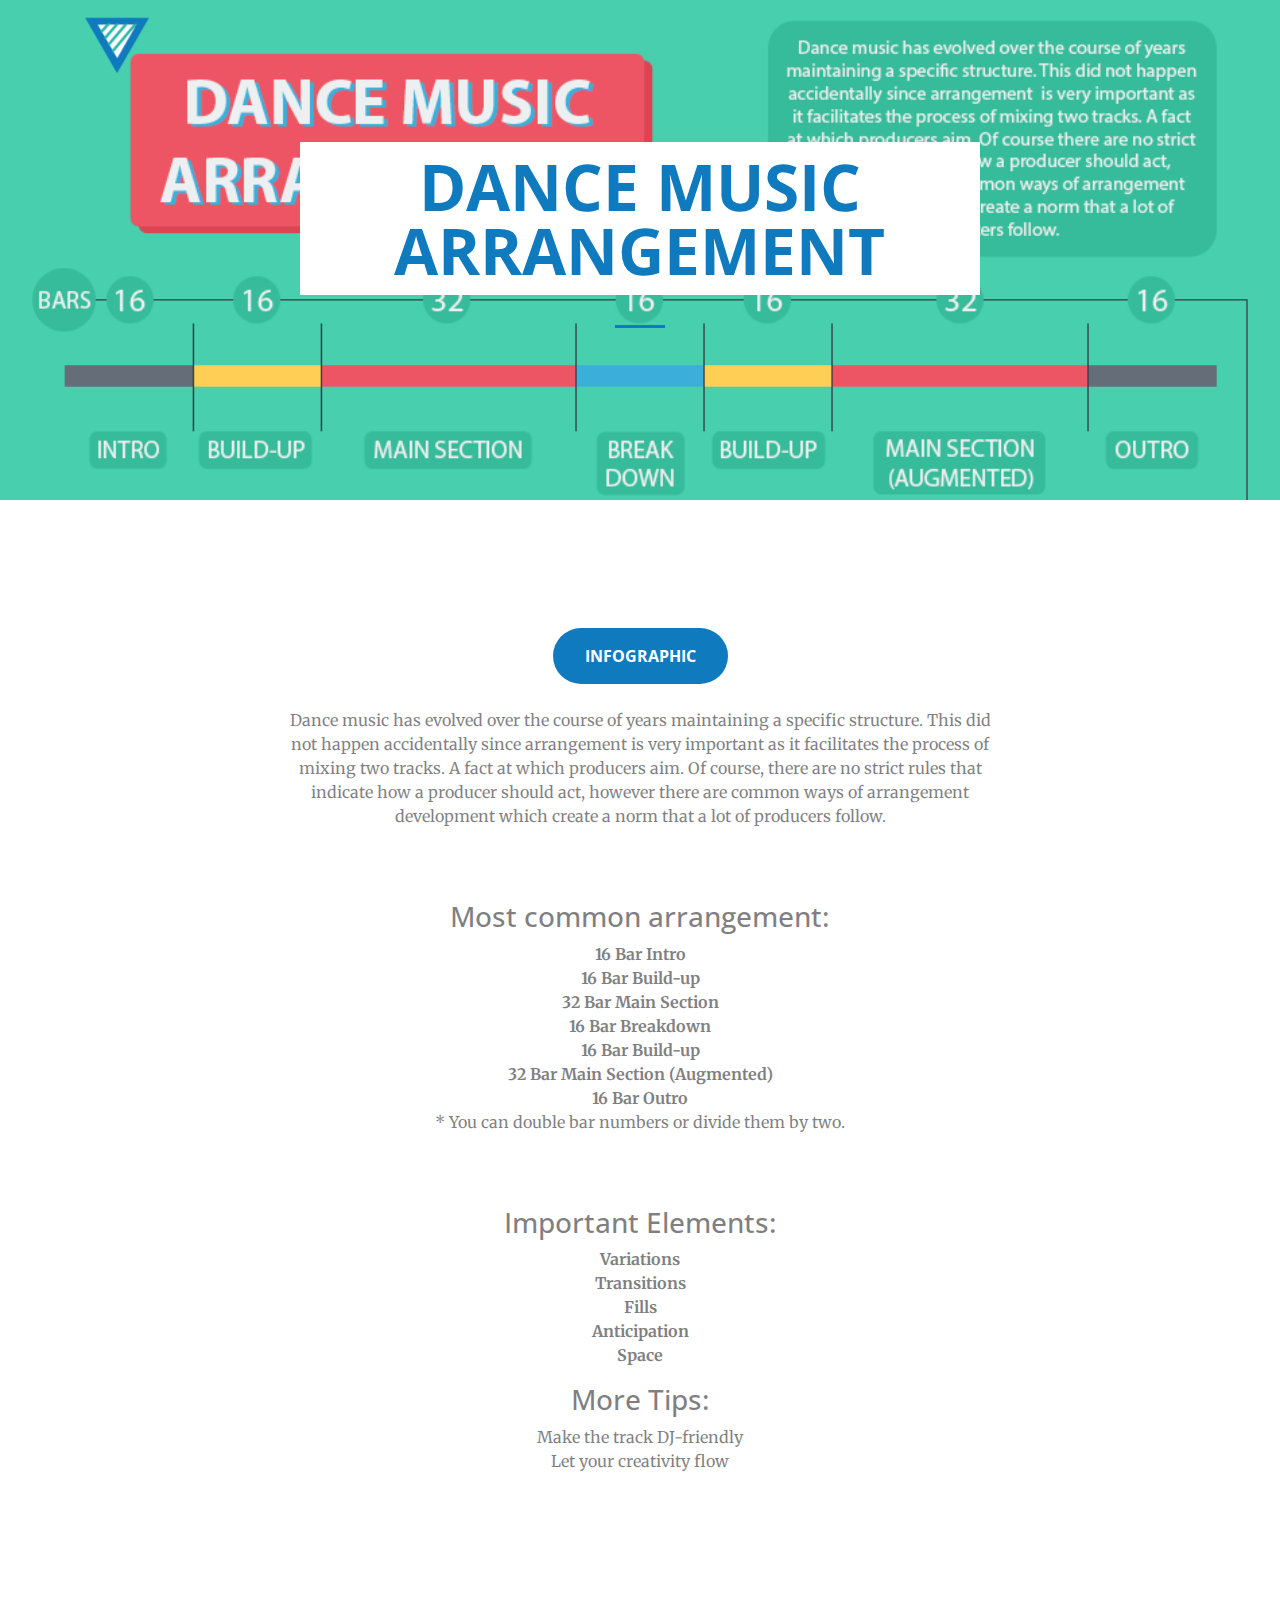
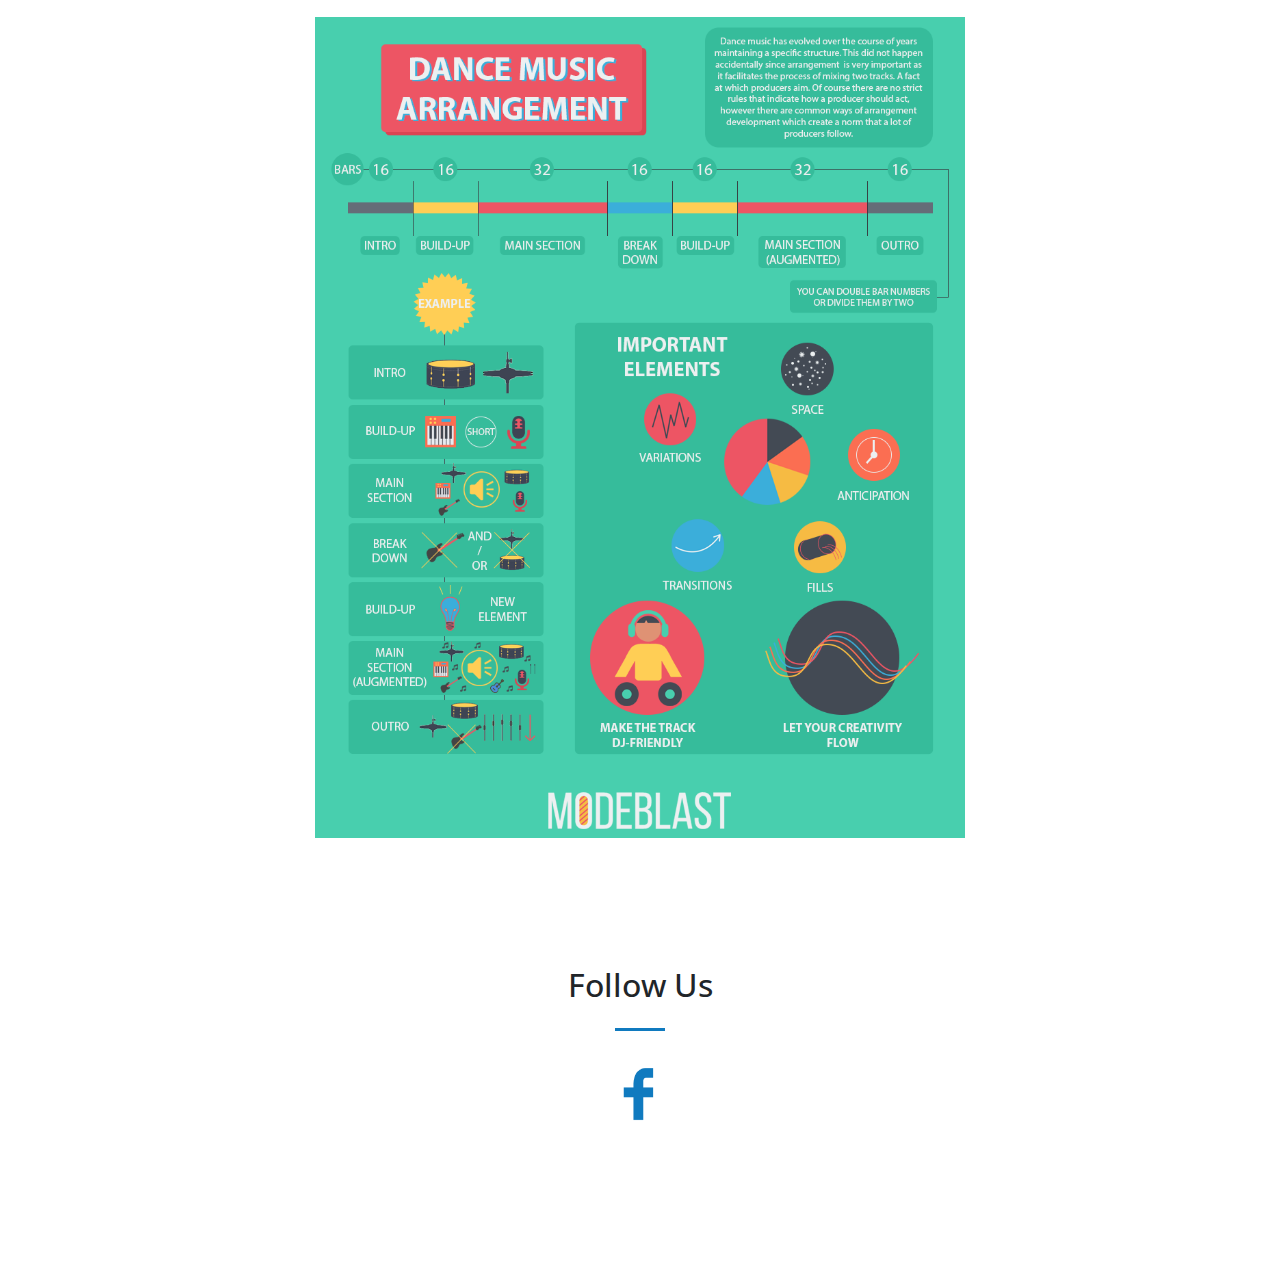
<file: Dance-Music-Arrangement.html>
<!DOCTYPE html>
<html lang="en">

  <head>

    <meta charset="utf-8">
    <meta name="viewport" content="width=device-width, initial-scale=1, shrink-to-fit=no">
    <meta name="description" content="">
    <meta name="author" content="">

    <title>Modeblast</title>

    <!-- Bootstrap core CSS -->
    <link href="vendor/bootstrap/css/bootstrap.min.css" rel="stylesheet">

    <!-- Custom fonts for this template -->
    <link href="vendor/fontawesome-free/css/all.min.css" rel="stylesheet" type="text/css">
    <link href='https://fonts.googleapis.com/css?family=Open+Sans:300italic,400italic,600italic,700italic,800italic,400,300,600,700,800' rel='stylesheet' type='text/css'>
    <link href='https://fonts.googleapis.com/css?family=Merriweather:400,300,300italic,400italic,700,700italic,900,900italic' rel='stylesheet' type='text/css'>

    <!-- Plugin CSS -->
    <link href="vendor/magnific-popup/magnific-popup.css" rel="stylesheet">

    <!-- Custom styles for this template -->
    <link href="css/creative.css" rel="stylesheet">

  </head>

  <body id="page-top">

    <!-- Navigation -->
    <nav class="navbar navbar-expand-lg navbar-light fixed-top" id="mainNav">
      <div class="container">
        <a class="navbar-brand js-scroll-trigger" href="index.html"><img class="modeblast-logo" src="img/modeblast-logo.png"></img></a>
        <button class="navbar-toggler navbar-toggler-right" type="button" data-toggle="collapse" data-target="#navbarResponsive" aria-controls="navbarResponsive" aria-expanded="false" aria-label="Toggle navigation">
          <span class="navbar-toggler-icon"></span>
        </button>
        <div class="collapse navbar-collapse" id="navbarResponsive">
          <ul class="navbar-nav ml-auto">
            <!--
            <li class="nav-item">
              <a class="nav-link js-scroll-trigger" href="#about">About</a>
            </li>
            <li class="nav-item">
              <a class="nav-link js-scroll-trigger" href="#services">Services</a>
            </li>
            -->

            <!--
            <li class="nav-item">
              <a class="nav-link js-scroll-trigger" href="#contact">Contact</a>
            </li>
            -->
          </ul>
        </div>
      </div>
    </nav>

    <header class="masthead-page dance text-center text-white d-flex">
      <div class="container my-auto">
        <div class="row">
          <div class="col-lg-10 mx-auto">
            <h1 class="text-uppercase">
                <mark><strong>Dance Music Arrangement</strong></mark>
            </h1>
            <hr>
          </div>

        </div>
      </div>
    </header>


    <section class="bg-primary" id="about">
      <div class="container">
        <div class="row">
          <div class="col-lg-8 mx-auto text-center">
              <a class="btn btn-primary btn-xl js-scroll-trigger" href="#Dance-Music-Arrangement">Infographic</a><br><br>


            <p class="text-black-50 mb-4">Dance music has evolved over the course of years maintaining a specific structure. 
              This did not happen accidentally since arrangement is very important as it facilitates the process of mixing two tracks. A fact at which producers aim. Of course, there are no strict rules that indicate how a producer should act, however there are common ways of arrangement development which create a norm that a lot of producers follow.</p>
              <br><br>
              <h3 class="section-heading text-black-50">Most common arrangement:</h3>
              <p class="text-black-50 mb-4">
                <b>
              16 Bar Intro<br>
              16 Bar Build-up<br>
              32 Bar Main Section<br>
              16 Bar Breakdown<br>
              16 Bar Build-up<br>
              32 Bar Main Section (Augmented)<br>
              16 Bar Outro<br></b>
              * You can double bar numbers or divide them by two. </p><br><br>

              <h3 class="section-heading text-black-50">Important Elements:</h3>
              <p class="text-black-50 ">
                  <b>
                  Variations<br>
                  Transitions<br>
                  Fills<br>
                  Anticipation<br>
                  Space<br>
                </b>
              </p>
              <h3 class="section-heading text-black-50">More Tips:</h3>
              <p class="text-black-50">Make the track DJ-friendly<br>

                Let your creativity flow</p> 



          </div>
        </div>
      </div>
    </section>

<!--------

    <section id="services">
      <div class="container">
        <div class="row">
          <div class="col-lg-12 text-center">
            <h2 class="section-heading">At Your Service</h2>
            <hr class="my-4">
          </div>
        </div>
      </div>
      <div class="container">
        <div class="row">
          <div class="col-lg-3 col-md-6 text-center">
            <div class="service-box mt-5 mx-auto">
              <i class="fas fa-4x fa-gem text-primary mb-3 sr-icon-1"></i>
              <h3 class="mb-3">Sturdy Templates</h3>
              <p class="text-muted mb-0">Our templates are updated regularly so they don't break.</p>
            </div>
          </div>
          <div class="col-lg-3 col-md-6 text-center">
            <div class="service-box mt-5 mx-auto">
              <i class="fas fa-4x fa-paper-plane text-primary mb-3 sr-icon-2"></i>
              <h3 class="mb-3">Ready to Ship</h3>
              <p class="text-muted mb-0">You can use this theme as is, or you can make changes!</p>
            </div>
          </div>
          <div class="col-lg-3 col-md-6 text-center">
            <div class="service-box mt-5 mx-auto">
              <i class="fas fa-4x fa-code text-primary mb-3 sr-icon-3"></i>
              <h3 class="mb-3">Up to Date</h3>
              <p class="text-muted mb-0">We update dependencies to keep things fresh.</p>
            </div>
          </div>
          <div class="col-lg-3 col-md-6 text-center">
            <div class="service-box mt-5 mx-auto">
              <i class="fas fa-4x fa-heart text-primary mb-3 sr-icon-4"></i>
              <h3 class="mb-3">Made with Love</h3>
              <p class="text-muted mb-0">You have to make your websites with love these days!</p>
            </div>
          </div>
        </div>
      </div>
    </section>
------------>

<section class="p-0" id="Dance-Music-Arrangement">
    <div class="container-fluid p-0">
      <div class="row no-gutters">
        <div class="col-lg-12 col-sm-12">
          <a class="portfolio-box" href="content/Dance-Music-Arrangement.png">
            <img class="img-fluid" src="content/Dance-Music-Arrangement.png" alt="">
            <div class="portfolio-box-caption">
              <div class="portfolio-box-caption-content">

                <div class="project-name">
                  Click to enlarge
                </div>
              </div>
            </div>
          </a>
        </div>

      </div>
    </div>
  </section>        


<!-------
    <section class="bg-dark text-white">
      <div class="container text-center">
        <h2 class="mb-4">Free Download at Start Bootstrap!</h2>
        <a class="btn btn-light btn-xl sr-button" href="http://startbootstrap.com/template-overviews/creative/">Download Now!</a>
      </div>
    </section>
----->
    <section id="contact">
      <div class="container">
        <div class="row">
          <div class="col-lg-8 mx-auto text-center">
            <h2 class="section-heading">Follow Us</h2>
            <hr class="my-4">
          </div>
        </div>
        <div class="row">
          <div class="col-lg-12 ml-auto text-center">
            <a href="https://www.facebook.com/modeblast">
            <img class="facebook" src="content/facebook.png"></a> 
          </div>
<!-------          
          <div class="col-lg-4 mr-auto text-center">
            <i class="fas fa-envelope fa-3x mb-3 sr-contact-2"></i>
            <p>
              <a href="mailto:your-email@your-domain.com">feedback@startbootstrap.com</a>
            </p>
          </div>
          -->
        </div>
      </div>
    </section>

    <!-- Bootstrap core JavaScript -->
    <script src="vendor/jquery/jquery.min.js"></script>
    <script src="vendor/bootstrap/js/bootstrap.bundle.min.js"></script>

    <!-- Plugin JavaScript -->
    <script src="vendor/jquery-easing/jquery.easing.min.js"></script>
    <script src="vendor/scrollreveal/scrollreveal.min.js"></script>
    <script src="vendor/magnific-popup/jquery.magnific-popup.min.js"></script>

    <!-- Custom scripts for this template -->
    <script src="js/creative.min.js"></script>

  </body>

</html>
</file>
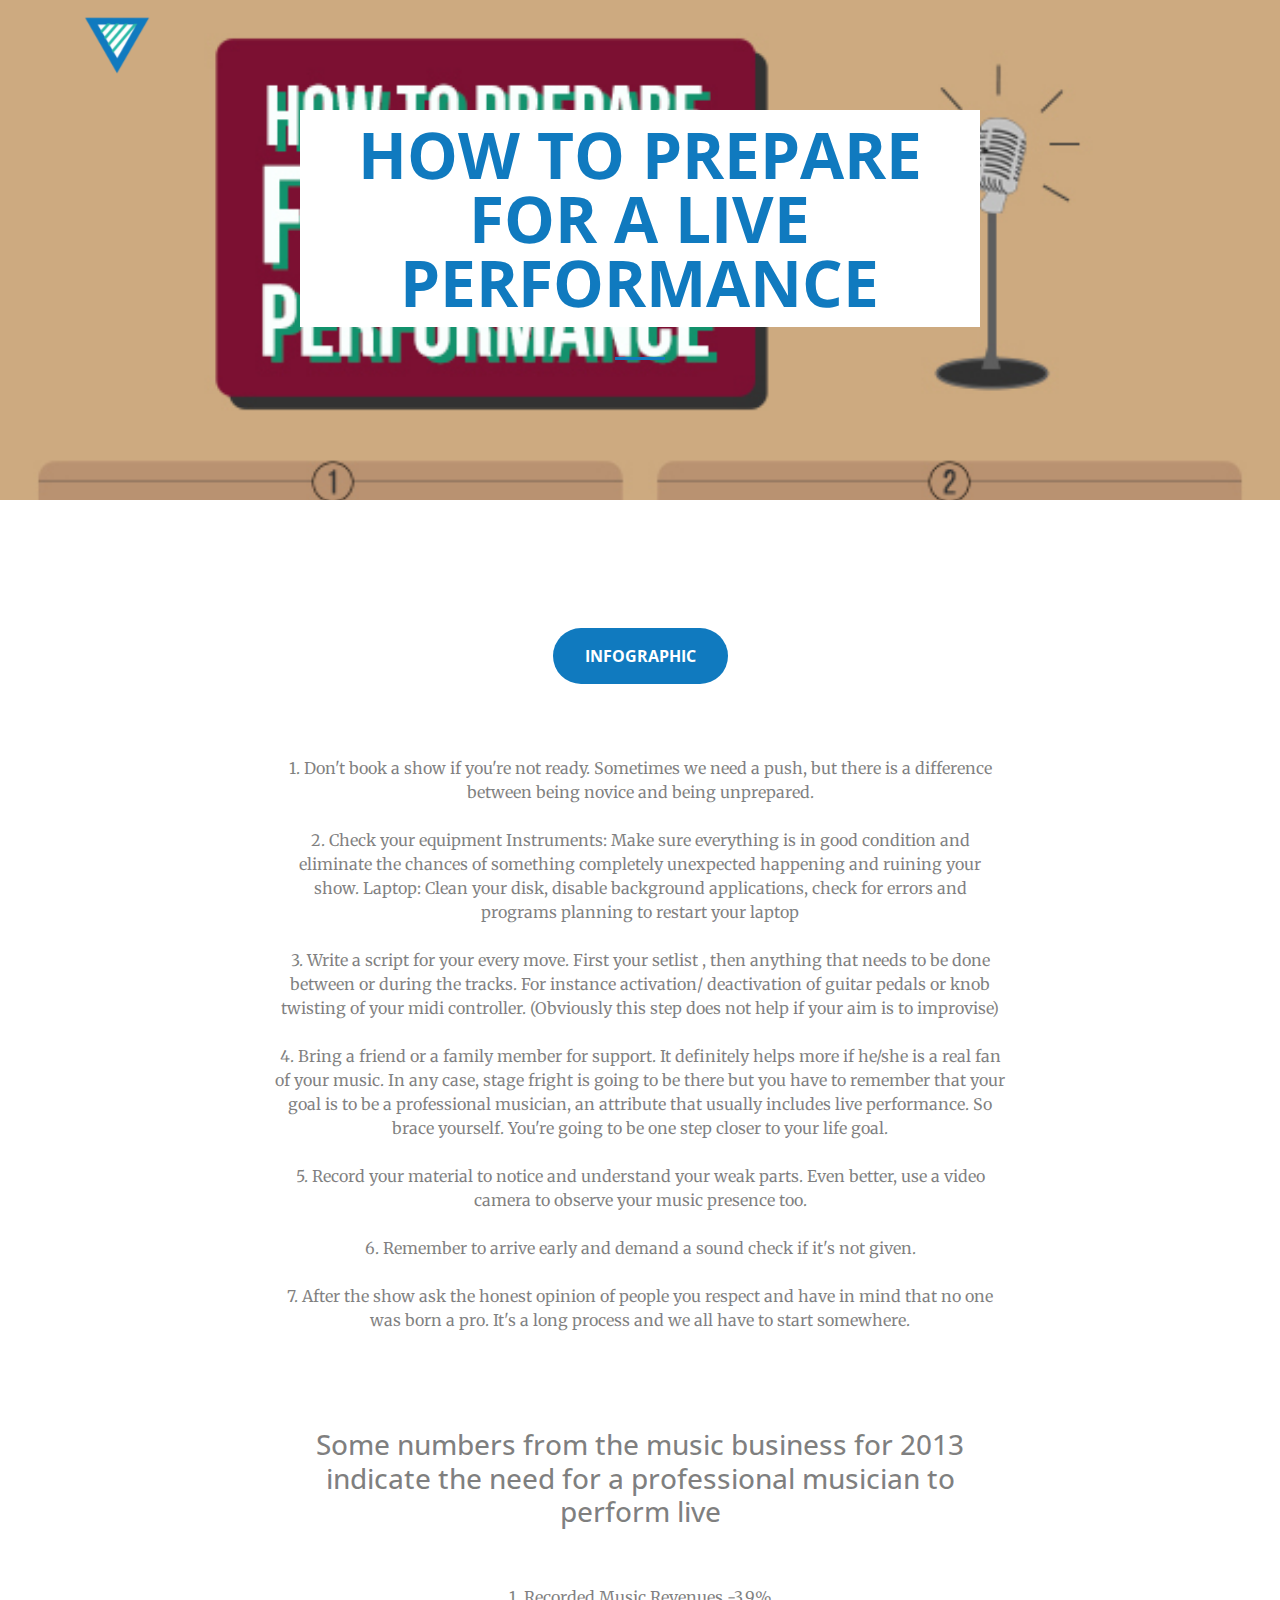
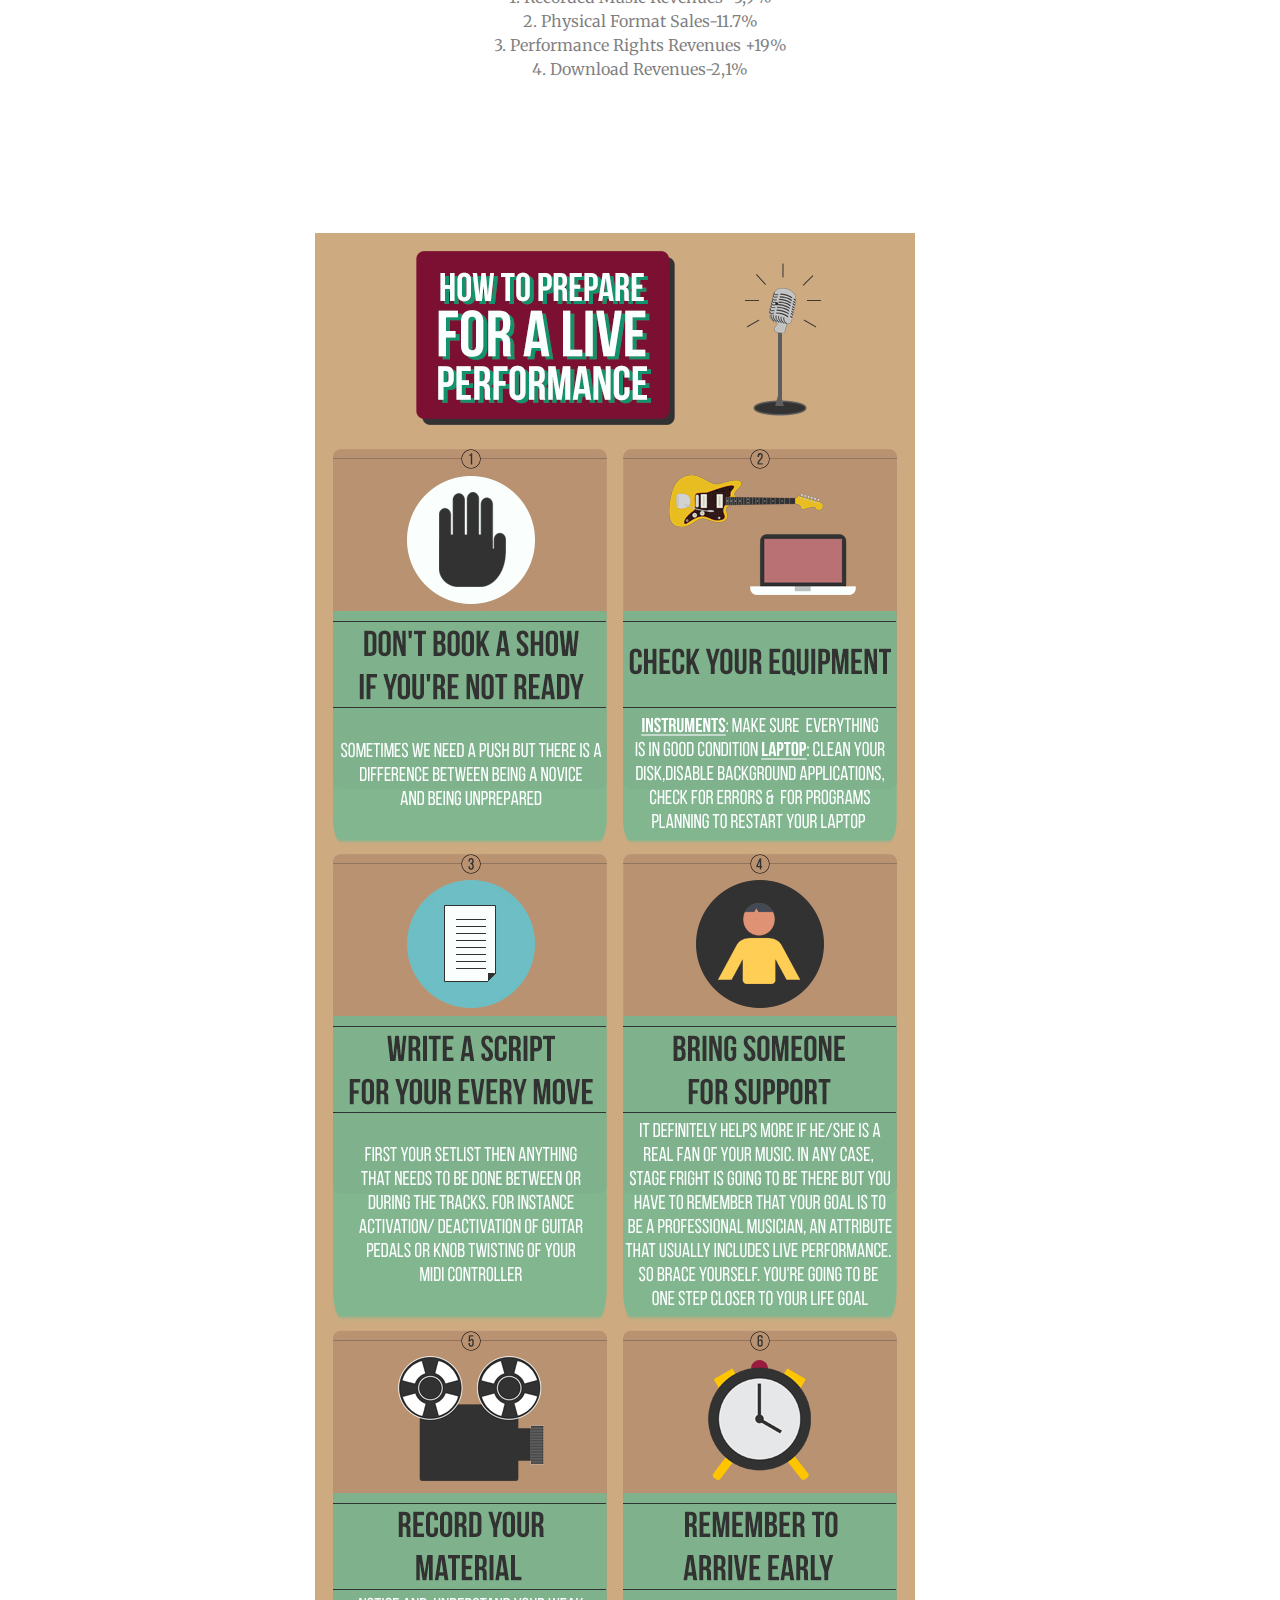
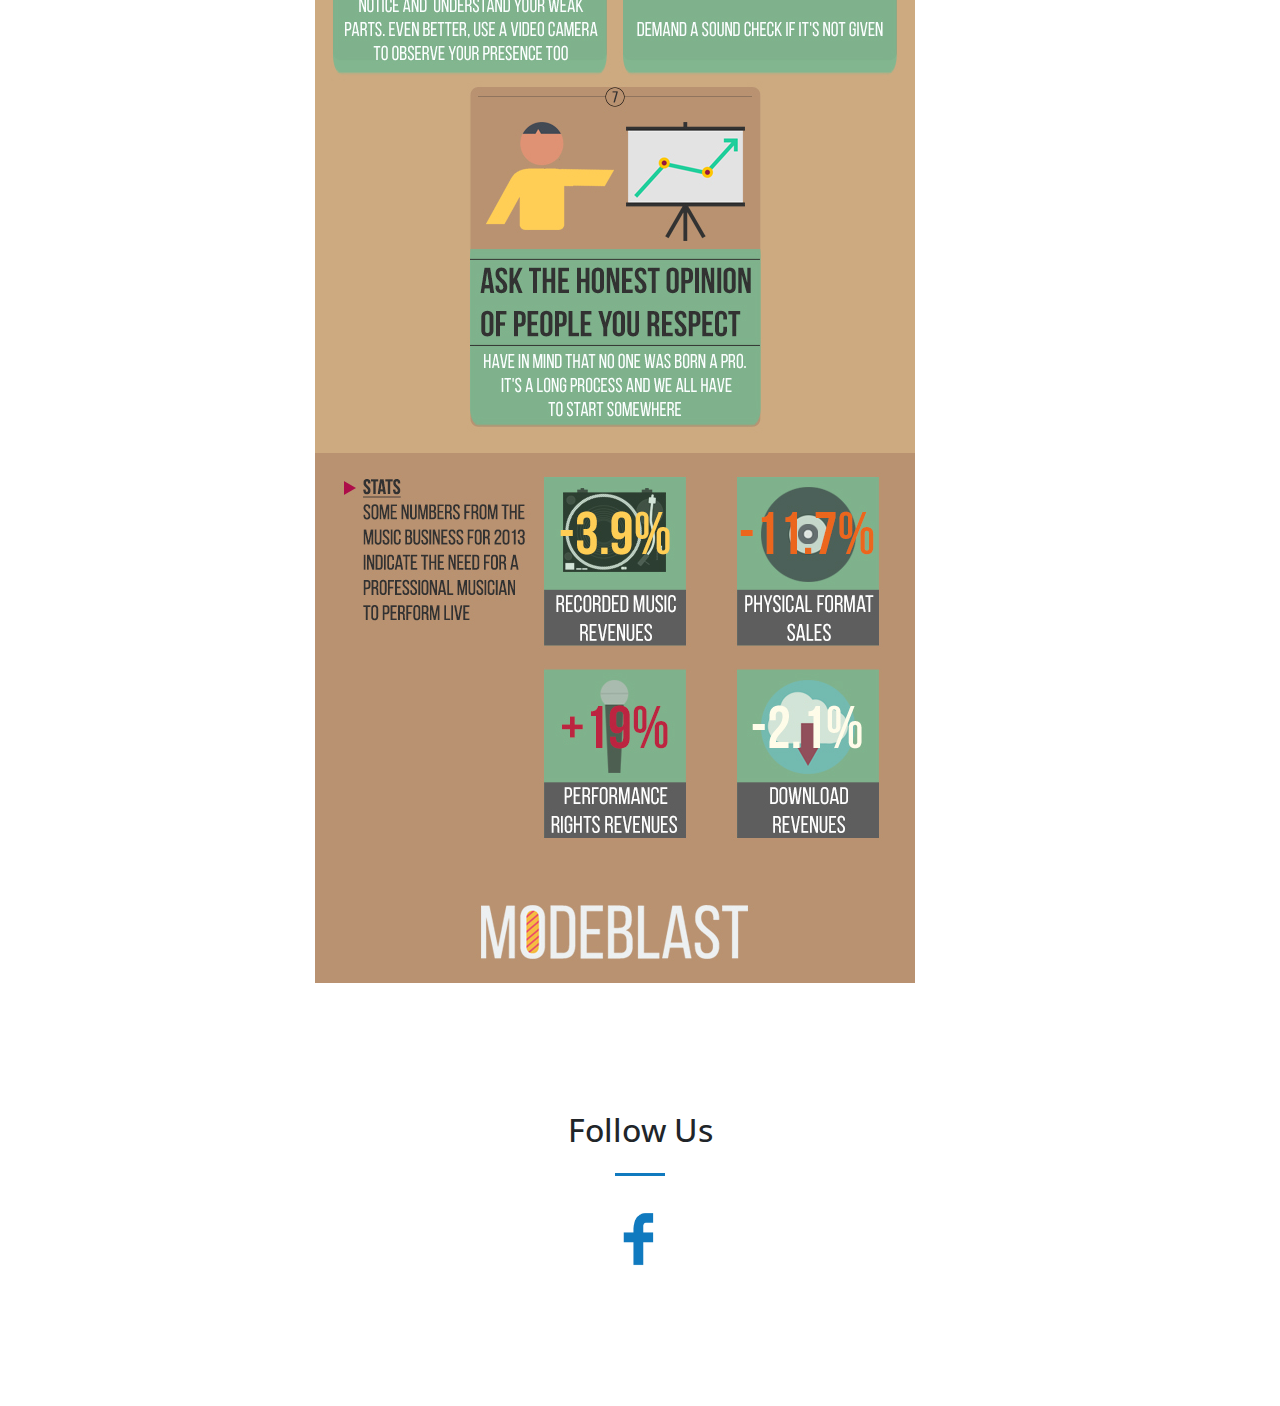
<file: How to Prepare for a Live Performance.html>
<!DOCTYPE html>
<html lang="en">

  <head>

    <meta charset="utf-8">
    <meta name="viewport" content="width=device-width, initial-scale=1, shrink-to-fit=no">
    <meta name="description" content="">
    <meta name="author" content="">

    <title>Modeblast</title>

    <!-- Bootstrap core CSS -->
    <link href="vendor/bootstrap/css/bootstrap.min.css" rel="stylesheet">

    <!-- Custom fonts for this template -->
    <link href="vendor/fontawesome-free/css/all.min.css" rel="stylesheet" type="text/css">
    <link href='https://fonts.googleapis.com/css?family=Open+Sans:300italic,400italic,600italic,700italic,800italic,400,300,600,700,800' rel='stylesheet' type='text/css'>
    <link href='https://fonts.googleapis.com/css?family=Merriweather:400,300,300italic,400italic,700,700italic,900,900italic' rel='stylesheet' type='text/css'>

    <!-- Plugin CSS -->
    <link href="vendor/magnific-popup/magnific-popup.css" rel="stylesheet">

    <!-- Custom styles for this template -->
    <link href="css/creative.css" rel="stylesheet">

  </head>

  <body id="page-top">

    <!-- Navigation -->
    <nav class="navbar navbar-expand-lg navbar-light fixed-top" id="mainNav">
      <div class="container">
        <a class="navbar-brand js-scroll-trigger" href="index.html"><img class="modeblast-logo" src="img/modeblast-logo.png"></img></a>
        <button class="navbar-toggler navbar-toggler-right" type="button" data-toggle="collapse" data-target="#navbarResponsive" aria-controls="navbarResponsive" aria-expanded="false" aria-label="Toggle navigation">
          <span class="navbar-toggler-icon"></span>
        </button>
        <div class="collapse navbar-collapse" id="navbarResponsive">
          <ul class="navbar-nav ml-auto">
            <!--
            <li class="nav-item">
              <a class="nav-link js-scroll-trigger" href="#about">About</a>
            </li>
            <li class="nav-item">
              <a class="nav-link js-scroll-trigger" href="#services">Services</a>
            </li>
            -->

            <!--
            <li class="nav-item">
              <a class="nav-link js-scroll-trigger" href="#contact">Contact</a>
            </li>
            -->
          </ul>
        </div>
      </div>
    </nav>

    <header class="masthead-page perform text-center text-white d-flex">
      <div class="container my-auto">
        <div class="row">
          <div class="col-lg-10 mx-auto">
            <h1 class="text-uppercase">
                <mark><strong>How to Prepare for a Live Performance</strong></mark>
            </h1>
            <hr>
          </div>

        </div>
      </div>
    </header>


    <section class="bg-primary" id="about">
      <div class="container">
        <div class="row">
          <div class="col-lg-8 mx-auto text-center">
              <a class="btn btn-primary btn-xl js-scroll-trigger" href="#performance">Infographic</a><br><br><br><br>


              <p class="text-black-50 mb-4">
                  1.	Don't book a show if you're not ready. Sometimes we need a push, but there is a difference between being novice and being unprepared.
                  <br><br>
                  2.	Check your equipment
                  Instruments: Make sure everything is in good condition and eliminate the chances of something completely  unexpected happening and ruining your show.
                  
                  Laptop: Clean your disk, disable background applications, check for errors and programs planning to restart your laptop 
                  <br><br>
                  3.	Write a script for your every move. First your setlist , then anything that needs to be done between or during the tracks. For instance activation/ deactivation of guitar pedals or knob twisting of your midi controller. (Obviously this step does not help if your aim is to improvise)
                  <br><br>
                  4.	Bring a friend or a family member for support. It definitely helps more if he/she is a real fan of your music. In any case, stage fright is going to be there but you have to remember that your goal is to be a professional musician, an attribute that usually includes live performance. So brace yourself. You're going to be one step closer to your life goal.
                  <br><br>
                  5.	Record your material to notice and understand your weak parts. Even better, use a video camera to observe your music presence too.
                  <br><br>
                  6.	Remember to arrive early and demand a sound check if it's not given.
                  <br><br>
                  7.	After the show ask the honest opinion of people you respect and have in mind that no one was born a pro. It's a long process and we all have to start somewhere.
                  <br><br>
              </p>
              <br><br>
              <h3 class="section-heading text-black-50">Some numbers from the music business for 2013 indicate the need for a professional musician to perform live
                </h3><br><br>
                <p class="text-black-50 mb-4">
                  1.	Recorded Music Revenues -3,9%<br>
                  2.	Physical Format Sales-11.7%<br>
                  3.	Performance Rights Revenues +19%<br>
                  4.	Download Revenues-2,1%
                  </p>  



          </div>
        </div>
      </div>
    </section>

<!--------

    <section id="services">
      <div class="container">
        <div class="row">
          <div class="col-lg-12 text-center">
            <h2 class="section-heading">At Your Service</h2>
            <hr class="my-4">
          </div>
        </div>
      </div>
      <div class="container">
        <div class="row">
          <div class="col-lg-3 col-md-6 text-center">
            <div class="service-box mt-5 mx-auto">
              <i class="fas fa-4x fa-gem text-primary mb-3 sr-icon-1"></i>
              <h3 class="mb-3">Sturdy Templates</h3>
              <p class="text-muted mb-0">Our templates are updated regularly so they don't break.</p>
            </div>
          </div>
          <div class="col-lg-3 col-md-6 text-center">
            <div class="service-box mt-5 mx-auto">
              <i class="fas fa-4x fa-paper-plane text-primary mb-3 sr-icon-2"></i>
              <h3 class="mb-3">Ready to Ship</h3>
              <p class="text-muted mb-0">You can use this theme as is, or you can make changes!</p>
            </div>
          </div>
          <div class="col-lg-3 col-md-6 text-center">
            <div class="service-box mt-5 mx-auto">
              <i class="fas fa-4x fa-code text-primary mb-3 sr-icon-3"></i>
              <h3 class="mb-3">Up to Date</h3>
              <p class="text-muted mb-0">We update dependencies to keep things fresh.</p>
            </div>
          </div>
          <div class="col-lg-3 col-md-6 text-center">
            <div class="service-box mt-5 mx-auto">
              <i class="fas fa-4x fa-heart text-primary mb-3 sr-icon-4"></i>
              <h3 class="mb-3">Made with Love</h3>
              <p class="text-muted mb-0">You have to make your websites with love these days!</p>
            </div>
          </div>
        </div>
      </div>
    </section>
------------>

<section class="p-0" id="performance">
    <div class="container-fluid p-0">
      <div class="row no-gutters">
        <div class="col-lg-12 col-sm-12">
          <a class="portfolio-box" href="content/How to Prepare for a Live Performance.jpg">
            <img class="img-fluid" src="content/How to Prepare for a Live Performance.jpg" alt="">
            <div class="portfolio-box-caption">
              <div class="portfolio-box-caption-content">

                <div class="project-name">
                  Click to enlarge
                </div>
              </div>
            </div>
          </a>
        </div>

      </div>
    </div>
  </section>        


<!-------
    <section class="bg-dark text-white">
      <div class="container text-center">
        <h2 class="mb-4">Free Download at Start Bootstrap!</h2>
        <a class="btn btn-light btn-xl sr-button" href="http://startbootstrap.com/template-overviews/creative/">Download Now!</a>
      </div>
    </section>
----->
    <section id="contact">
      <div class="container">
        <div class="row">
          <div class="col-lg-8 mx-auto text-center">
            <h2 class="section-heading">Follow Us</h2>
            <hr class="my-4">
          </div>
        </div>
        <div class="row">
          <div class="col-lg-12 ml-auto text-center">
            <a href="https://www.facebook.com/modeblast">
            <img class="facebook" src="content/facebook.png"></a> 
          </div>
<!-------          
          <div class="col-lg-4 mr-auto text-center">
            <i class="fas fa-envelope fa-3x mb-3 sr-contact-2"></i>
            <p>
              <a href="mailto:your-email@your-domain.com">feedback@startbootstrap.com</a>
            </p>
          </div>
          -->
        </div>
      </div>
    </section>

    <!-- Bootstrap core JavaScript -->
    <script src="vendor/jquery/jquery.min.js"></script>
    <script src="vendor/bootstrap/js/bootstrap.bundle.min.js"></script>

    <!-- Plugin JavaScript -->
    <script src="vendor/jquery-easing/jquery.easing.min.js"></script>
    <script src="vendor/scrollreveal/scrollreveal.min.js"></script>
    <script src="vendor/magnific-popup/jquery.magnific-popup.min.js"></script>

    <!-- Custom scripts for this template -->
    <script src="js/creative.min.js"></script>

  </body>

</html>
</file>
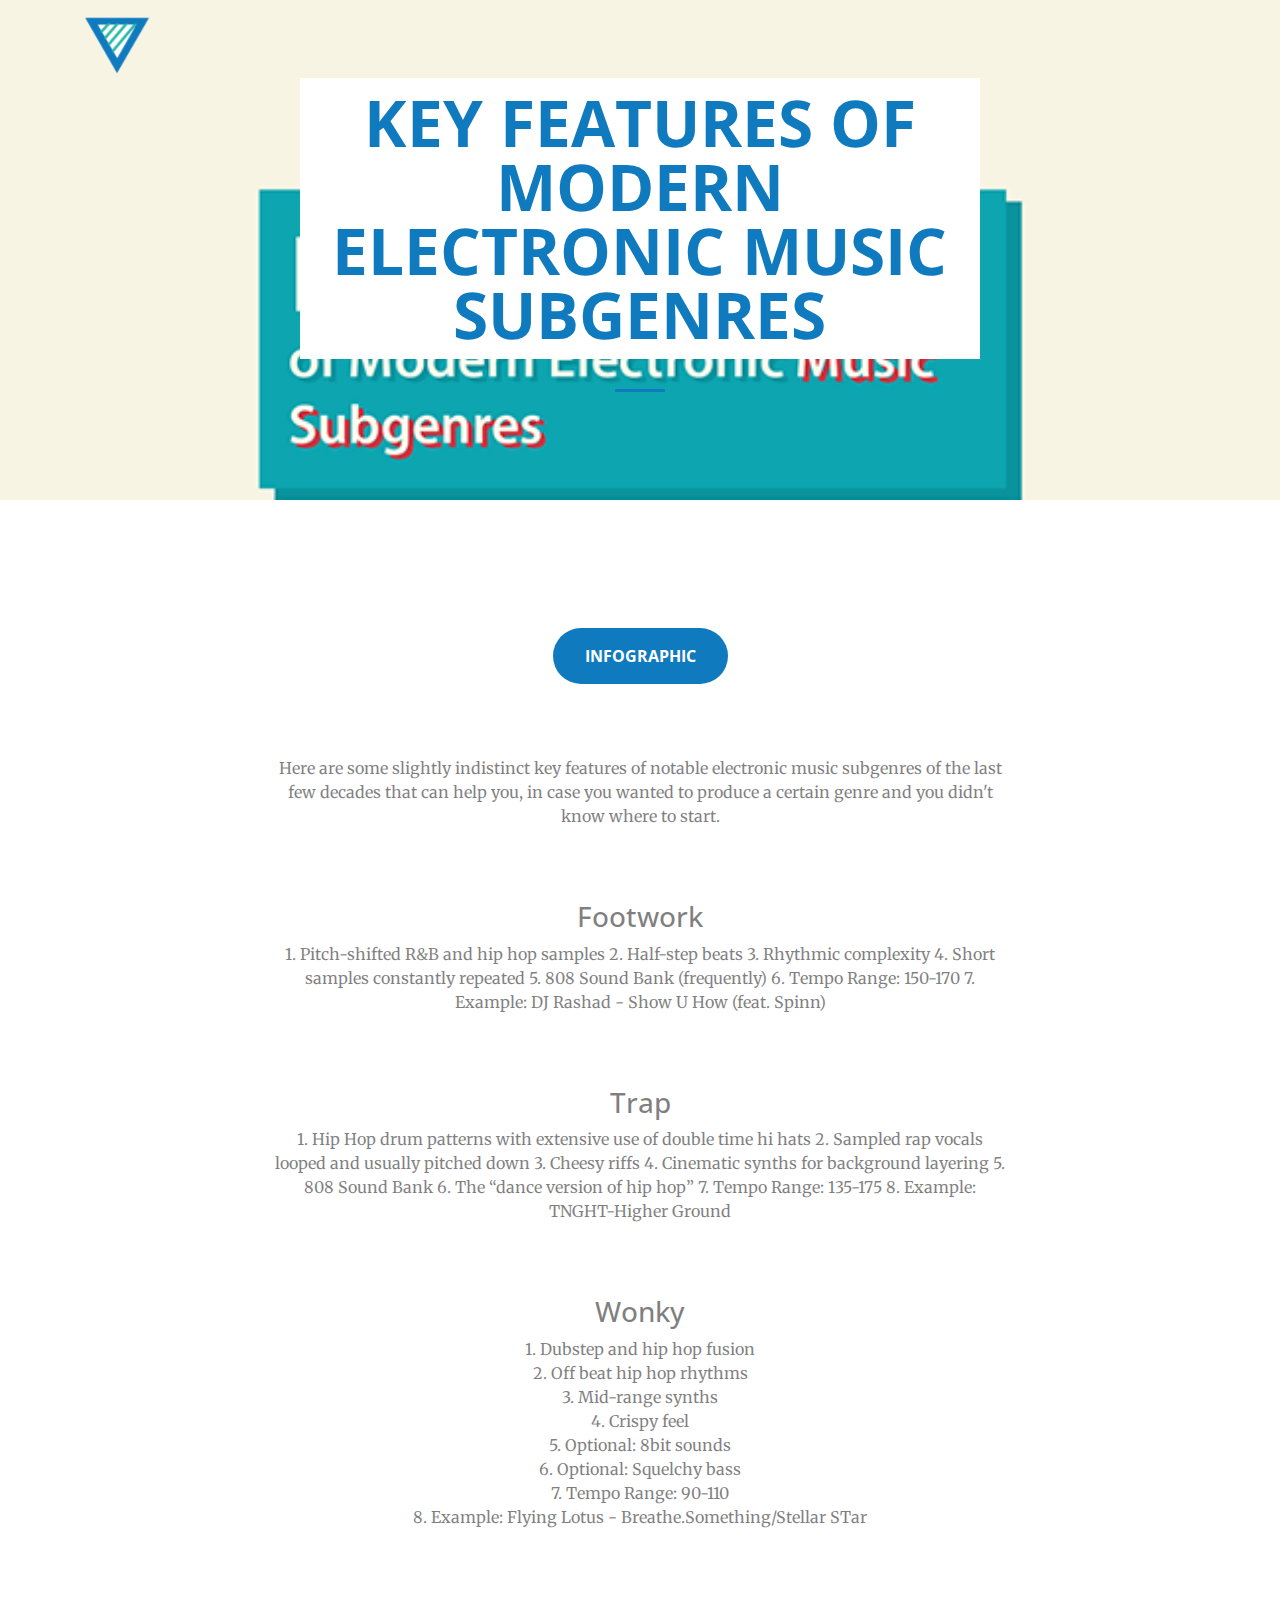
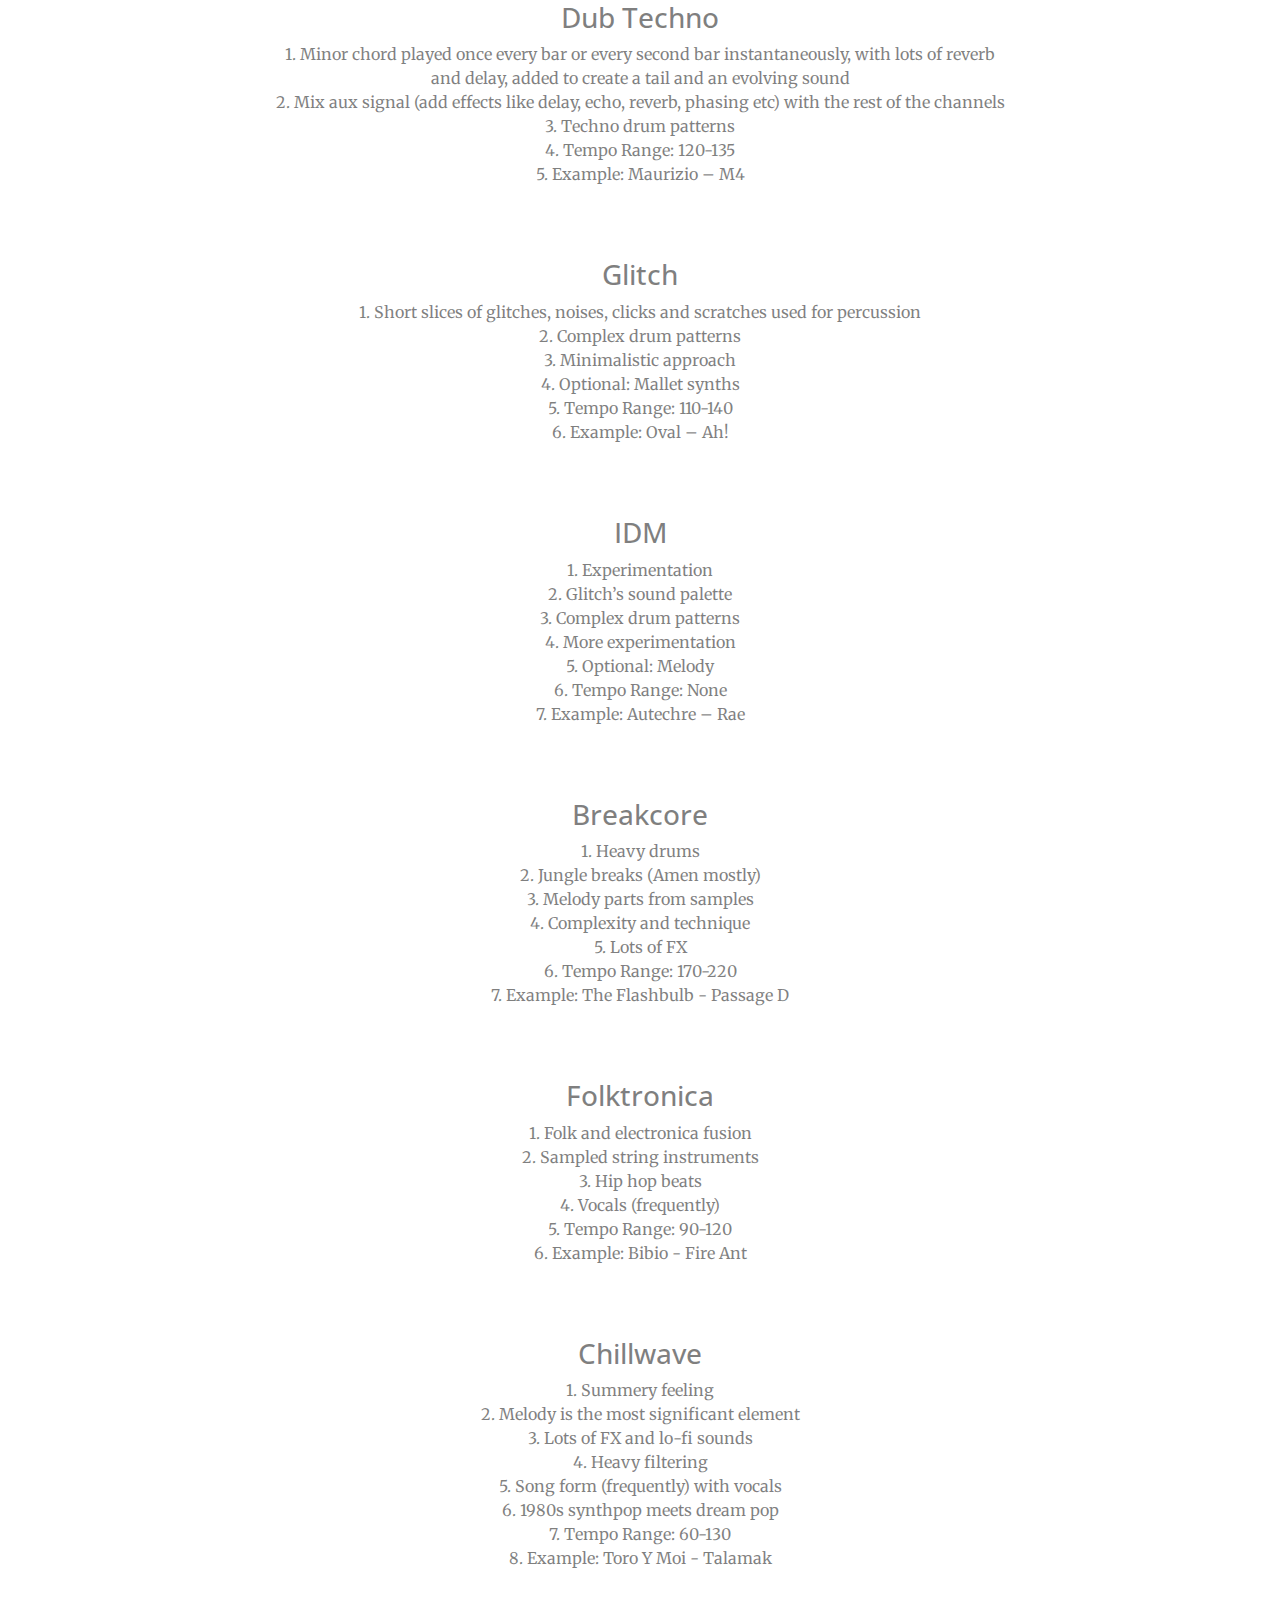
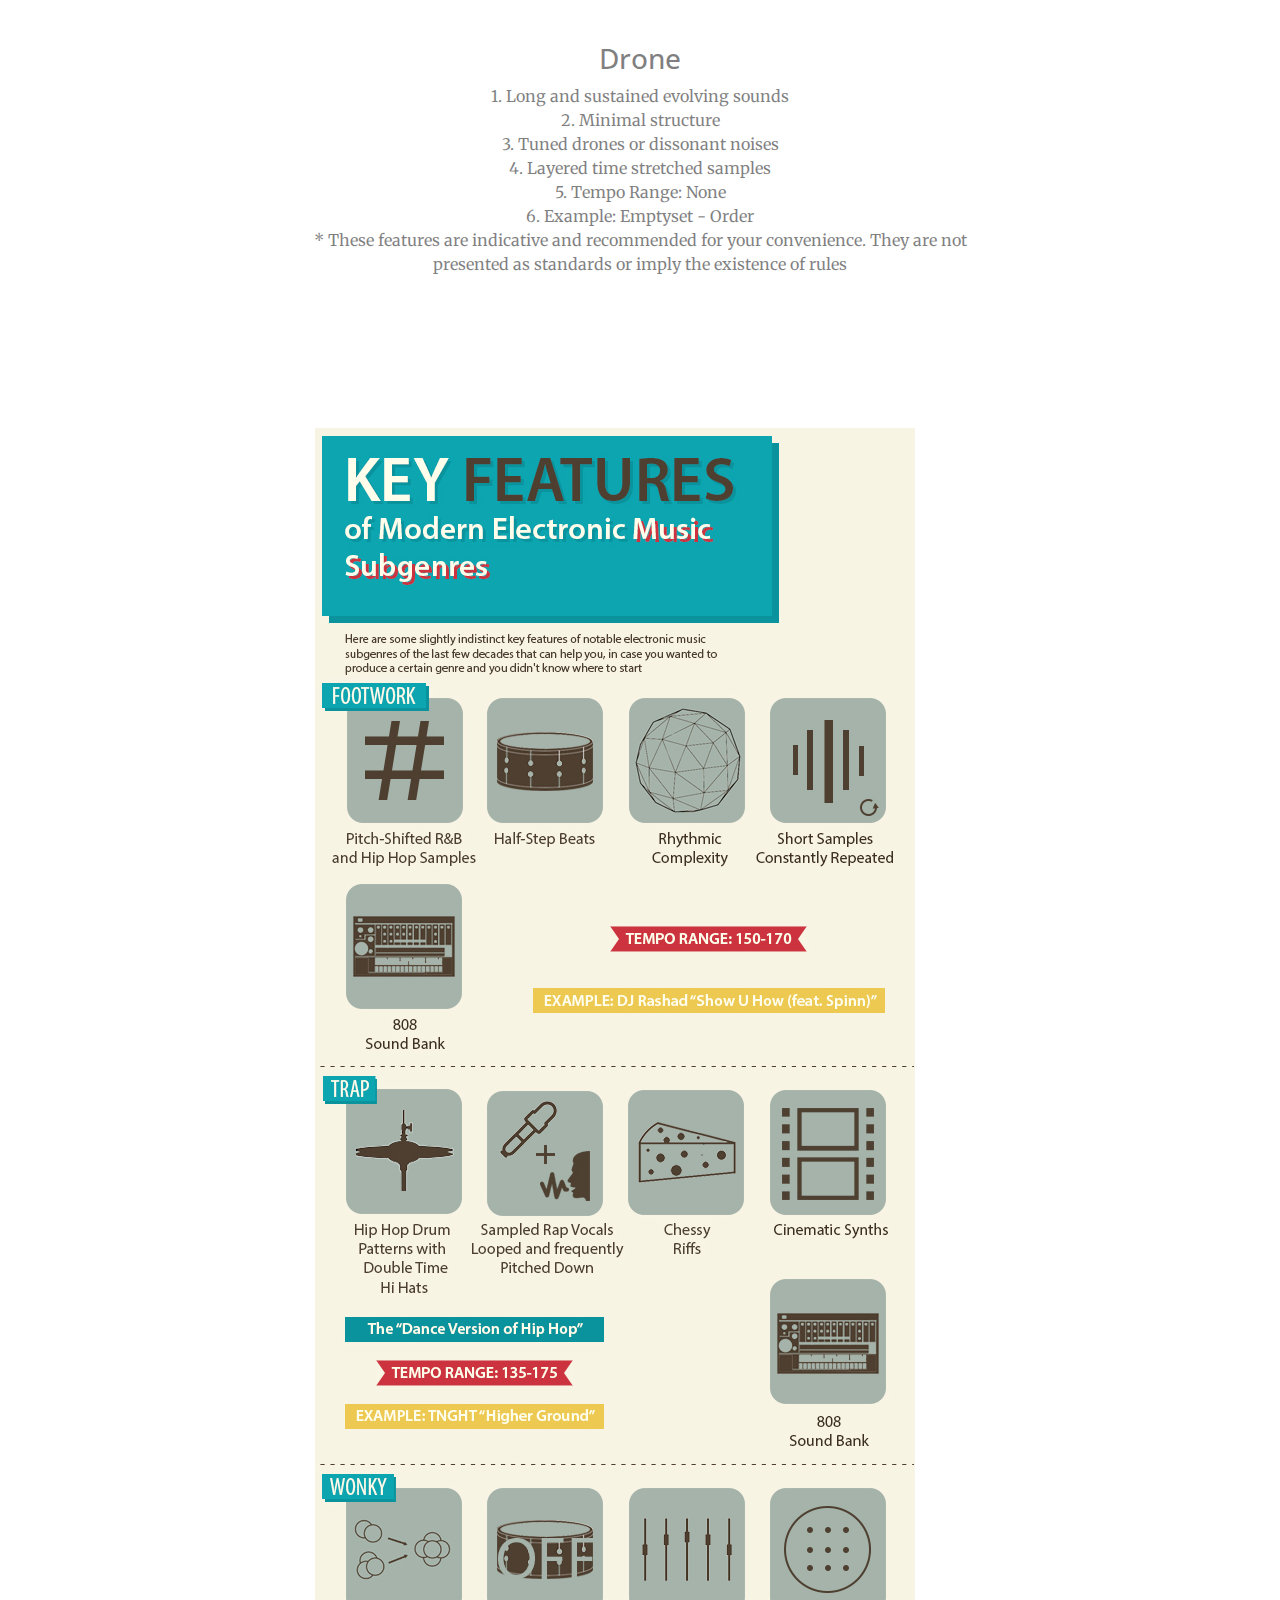
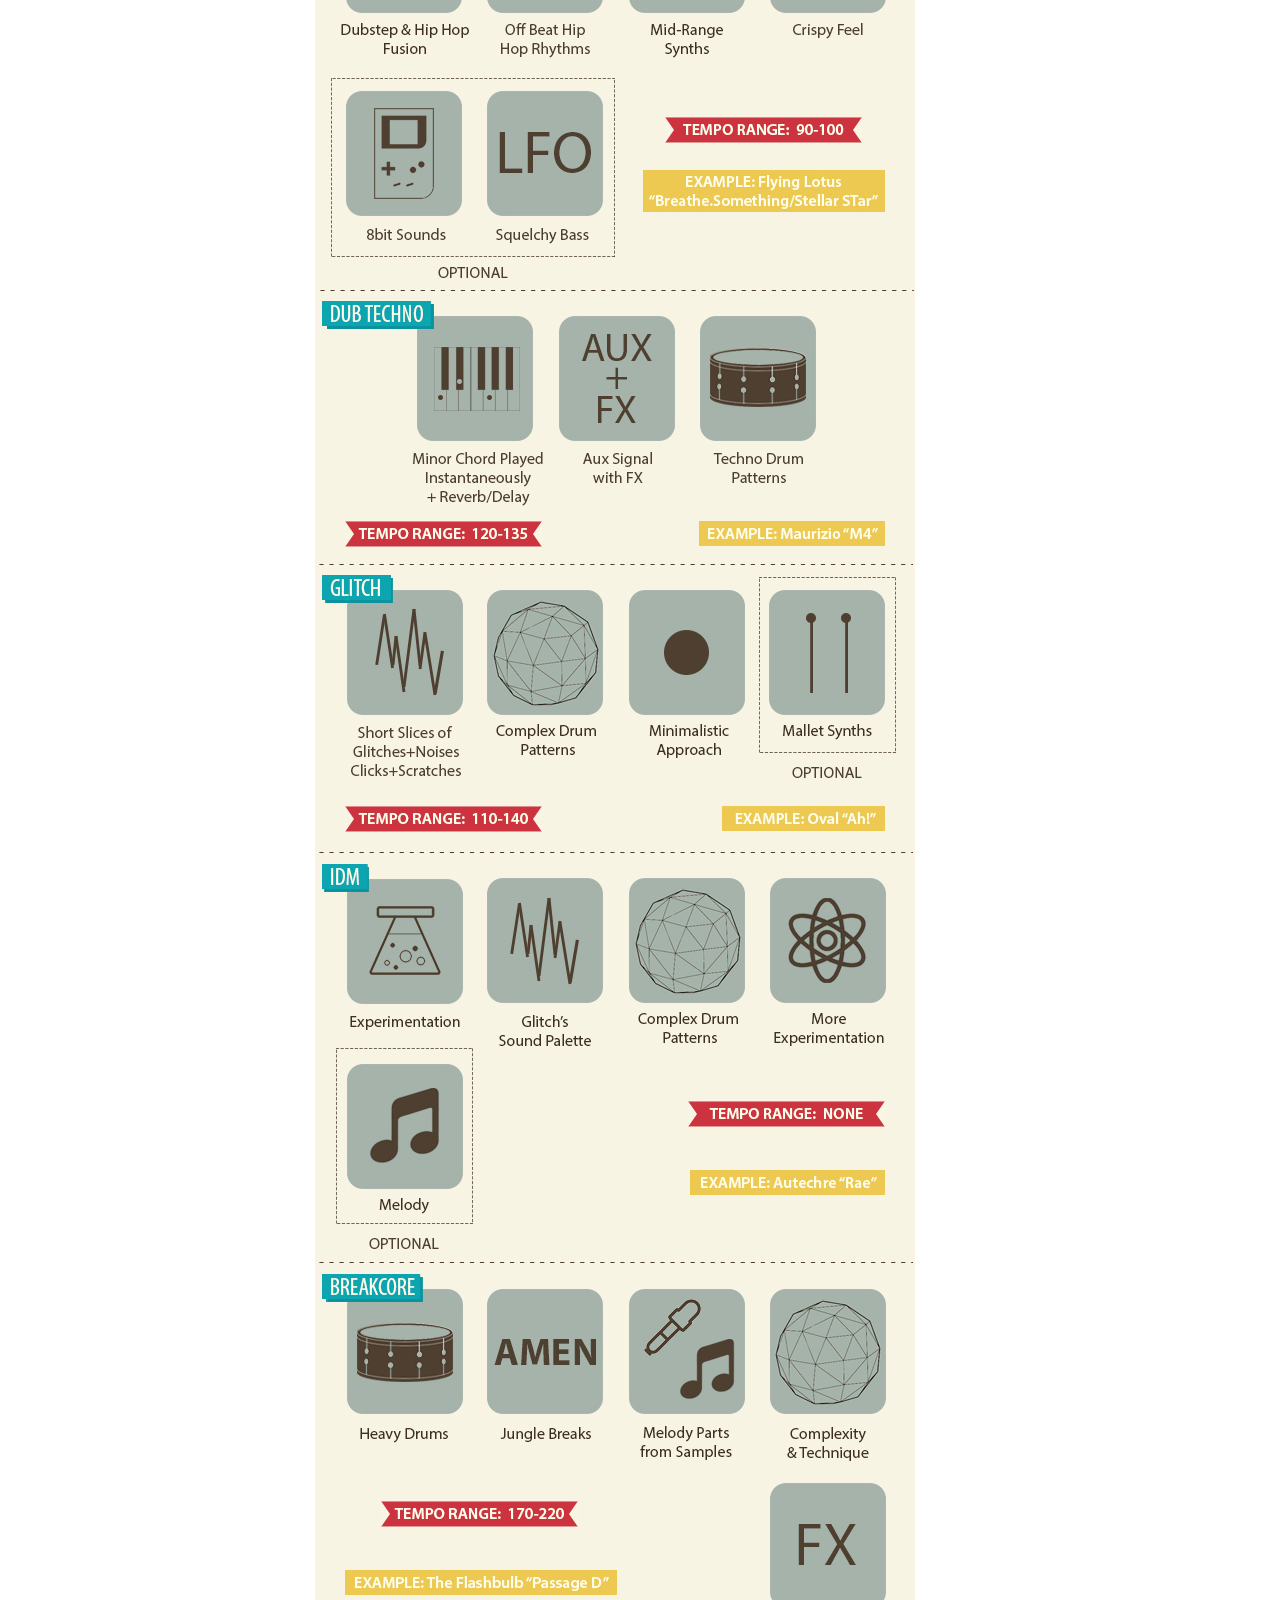
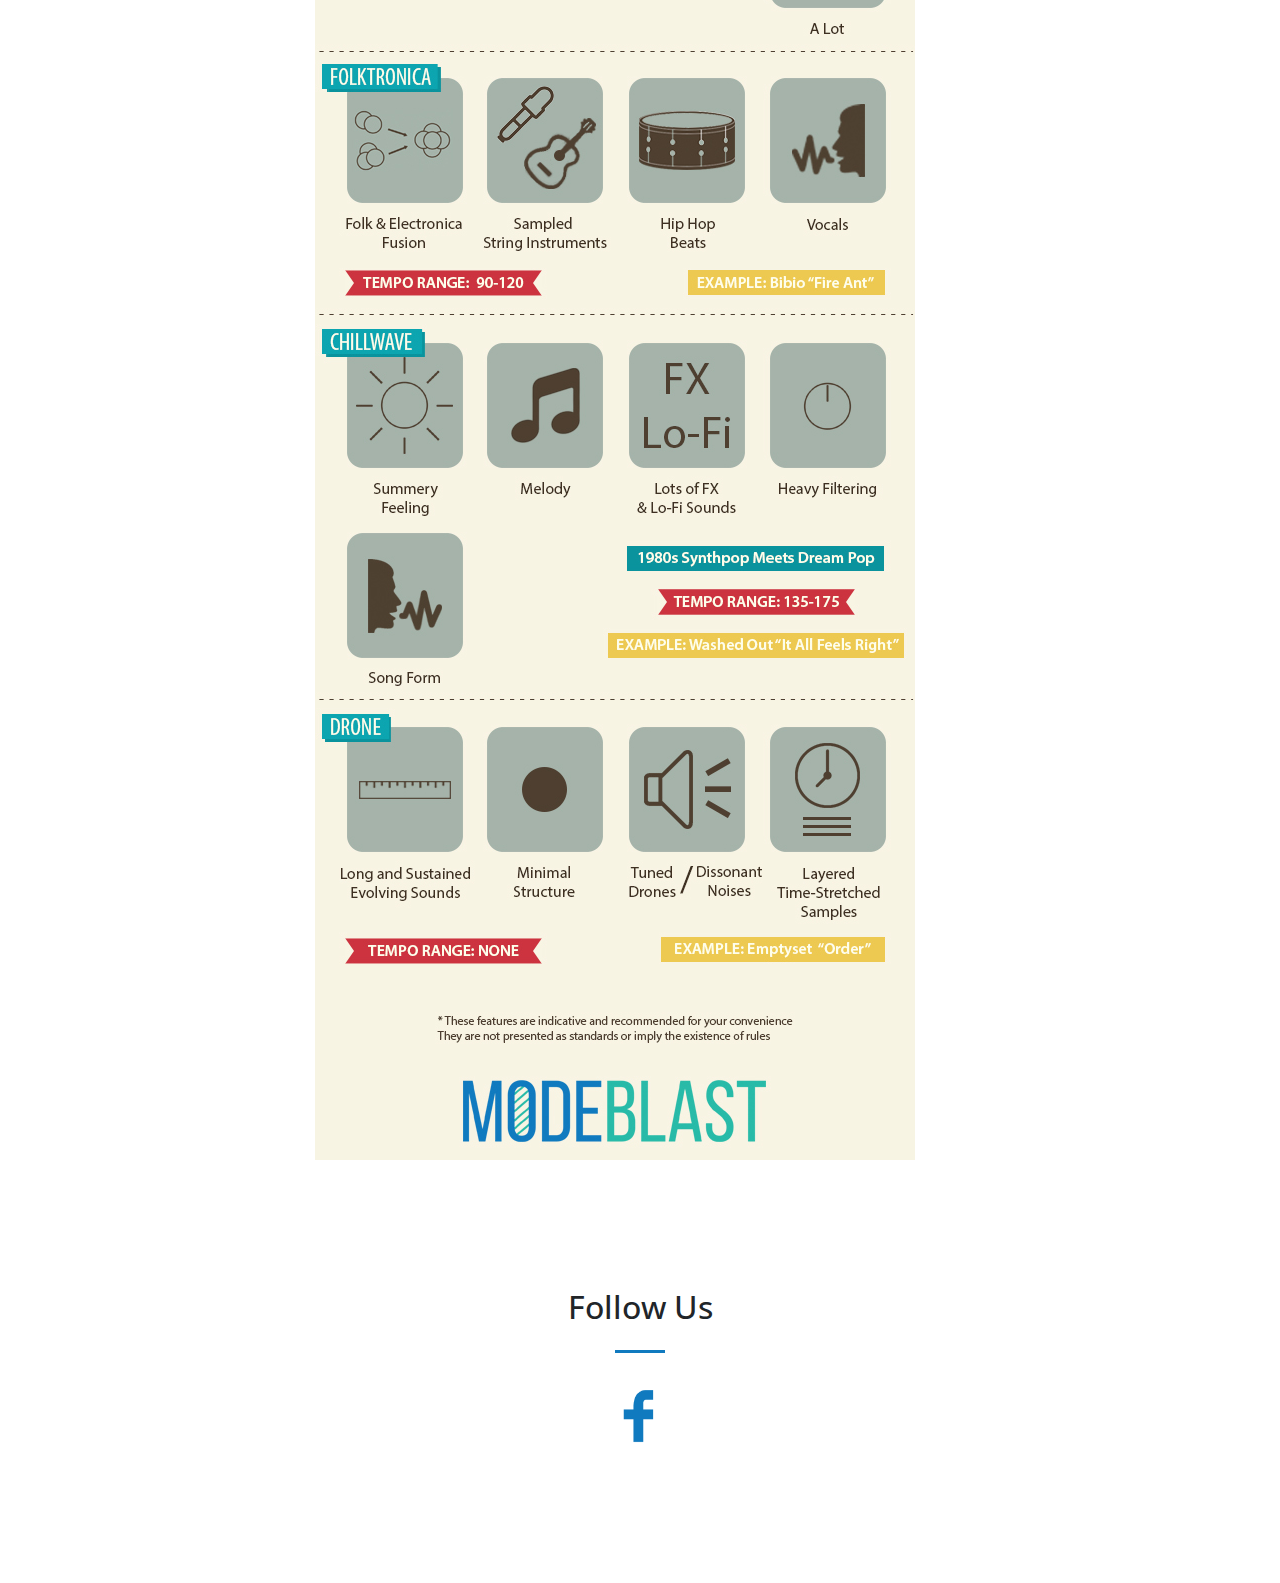
<file: Key-Features-of-Modern-Electronic-Music-Subgenres.html>
<!DOCTYPE html>
<html lang="en">

  <head>

    <meta charset="utf-8">
    <meta name="viewport" content="width=device-width, initial-scale=1, shrink-to-fit=no">
    <meta name="description" content="">
    <meta name="author" content="">

    <title>Modeblast</title>

    <!-- Bootstrap core CSS -->
    <link href="vendor/bootstrap/css/bootstrap.min.css" rel="stylesheet">

    <!-- Custom fonts for this template -->
    <link href="vendor/fontawesome-free/css/all.min.css" rel="stylesheet" type="text/css">
    <link href='https://fonts.googleapis.com/css?family=Open+Sans:300italic,400italic,600italic,700italic,800italic,400,300,600,700,800' rel='stylesheet' type='text/css'>
    <link href='https://fonts.googleapis.com/css?family=Merriweather:400,300,300italic,400italic,700,700italic,900,900italic' rel='stylesheet' type='text/css'>

    <!-- Plugin CSS -->
    <link href="vendor/magnific-popup/magnific-popup.css" rel="stylesheet">

    <!-- Custom styles for this template -->
    <link href="css/creative.css" rel="stylesheet">

  </head>

  <body id="page-top">

    <!-- Navigation -->
    <nav class="navbar navbar-expand-lg navbar-light fixed-top" id="mainNav">
      <div class="container">
        <a class="navbar-brand js-scroll-trigger" href="index.html"><img class="modeblast-logo" src="img/modeblast-logo.png"></img></a>
        <button class="navbar-toggler navbar-toggler-right" type="button" data-toggle="collapse" data-target="#navbarResponsive" aria-controls="navbarResponsive" aria-expanded="false" aria-label="Toggle navigation">
          <span class="navbar-toggler-icon"></span>
        </button>
        <div class="collapse navbar-collapse" id="navbarResponsive">
          <ul class="navbar-nav ml-auto">
            <!--
            <li class="nav-item">
              <a class="nav-link js-scroll-trigger" href="#about">About</a>
            </li>
            <li class="nav-item">
              <a class="nav-link js-scroll-trigger" href="#services">Services</a>
            </li>
            -->

            <!--
            <li class="nav-item">
              <a class="nav-link js-scroll-trigger" href="#contact">Contact</a>
            </li>
            -->
          </ul>
        </div>
      </div>
    </nav>

    <header class="masthead-page key-features text-center text-white d-flex">
      <div class="container my-auto">
        <div class="row">
          <div class="col-lg-10 mx-auto">
            <h1 class="text-uppercase">
                <mark><strong>Key Features of Modern Electronic Music Subgenres</strong></mark>
            </h1>
            <hr>
          </div>

        </div>
      </div>
    </header>


    <section class="bg-primary" id="about">
      <div class="container">
        <div class="row">
          <div class="col-lg-8 mx-auto text-center">
              <a class="btn btn-primary btn-xl js-scroll-trigger" href="#keyfeautres">Infographic</a><br><br><br><br>


            <p class="text-black-50 mb-4">              
              Here are some slightly indistinct key features of notable electronic music 
              subgenres of the last few decades that can help you, in case you wanted to produce
               a certain genre and you didn't know where to start.
            </p>
            <br><br>
            <h3 class="section-heading text-black-50">Footwork</h3>
            <p class="text-black-50 mb-4">              
                1.	Pitch-shifted R&B and hip hop samples
                2.	Half-step beats 
                3.	Rhythmic complexity
                4.	Short samples constantly repeated
                5.	808 Sound Bank (frequently)
                6.	Tempo Range: 150-170
                7.	Example: DJ Rashad - Show U How (feat. Spinn)
                
              </p>
              <br><br>
              <h3 class="section-heading text-black-50">Trap</h3>
              <p class="text-black-50 mb-4">              
                  1.	Hip Hop drum patterns with extensive use of double time hi hats
                  2.	Sampled rap vocals looped and usually pitched down
                  3.	Cheesy riffs
                  4.	Cinematic synths for background layering
                  5.	808 Sound Bank
                  6.	The “dance version of hip hop” 
                  7.	Tempo Range: 135-175
                  8.	Example: TNGHT-Higher Ground                  
                  
              </p>


              
              <br><br>
              <h3 class="section-heading text-black-50">Wonky</h3>
              <p class="text-black-50 mb-4">   
                  1.	Dubstep and hip hop fusion <br>
                  2.	Off beat hip hop rhythms<br>
                  3.	Mid-range synths<br>
                  4.	Crispy feel<br>
                  5.	Optional: 8bit sounds<br>
                  6.	Optional: Squelchy bass<br>
                  7.	Tempo Range: 90-110<br>
                  8.	Example: Flying Lotus - Breathe.Something/Stellar STar </p>




                  <br><br>
                                <h3 class="section-heading text-black-50">Dub Techno</h3>
                                <p class="text-black-50 mb-4">   
                  1.	Minor chord played once every bar or every second bar  instantaneously, 
                  with lots of reverb and delay, added to create a tail and an evolving sound<br>
                  2.	Mix aux signal (add effects like delay, echo, reverb, phasing etc) with the rest of the channels<br>
                  3.	Techno drum patterns<br>
                  4.	Tempo Range: 120-135<br>
                  5.	Example: Maurizio – M4 </p>

                  <br><br>
                                <h3 class="section-heading text-black-50">Glitch</h3>
                                <p class="text-black-50 mb-4">   
                  1.	Short slices of glitches, noises, clicks and scratches used for percussion<br>
                  2.	Complex drum patterns<br>
                  3.	Minimalistic approach<br>
                  4.	Optional: Mallet synths<br>
                  5.	Tempo Range: 110-140<br>
                  6.	Example: Oval – Ah! </p>

                  <br><br>
                                <h3 class="section-heading text-black-50">IDM</h3>
                                <p class="text-black-50 mb-4">   
                  1.	Experimentation<br>
                  2.	Glitch’s sound palette<br>
                  3.	Complex drum patterns<br>
                  4.	More experimentation<br>
                  5.	Optional: Melody<br>
                  6.	Tempo Range: None<br>
                  7.	Example: Autechre – Rae </p>

                  <br><br>
                                <h3 class="section-heading text-black-50">Breakcore</h3>
                                <p class="text-black-50 mb-4">   
                  1.	Heavy drums<br>
                  2.	Jungle breaks (Amen mostly)<br>
                  3.	Melody parts from samples<br>
                  4.	Complexity and technique<br>
                  5.	Lots of FX<br>
                  6.	Tempo Range: 170-220<br>
                  7.	Example: The Flashbulb - Passage D </p>



                  <br><br>
                                <h3 class="section-heading text-black-50">Folktronica</h3>
                                <p class="text-black-50 mb-4">   
                  1.	Folk and electronica fusion<br>
                  2.	Sampled string instruments<br>
                  3.	Hip hop beats<br>
                  4.	Vocals (frequently)<br>
                  5.	Tempo Range: 90-120<br>
                  6.	Example: Bibio - Fire Ant </p>

                  <br><br>
                                <h3 class="section-heading text-black-50">Chillwave</h3>
                                <p class="text-black-50 mb-4">   
                  1.	Summery feeling<br>
                  2.	Melody is the most significant element<br>
                  3.	Lots of FX and lo-fi sounds<br>
                  4.	Heavy filtering<br>
                  5.	Song form (frequently) with vocals<br>
                  6.	1980s synthpop meets dream pop<br>
                  7.	Tempo Range: 60-130<br>
                  8.	Example: Toro Y Moi - Talamak </p>

                  <br><br>
                                <h3 class="section-heading text-black-50">Drone</h3>
                                <p class="text-black-50 mb-4">   
                  1.	Long and sustained evolving sounds<br>
                  2.	Minimal structure<br>
                  3.	Tuned drones or dissonant noises<br>
                  4.	Layered  time stretched samples<br>
                  5.	Tempo Range: None<br>
                  6.	 Example: Emptyset - Order<br>

                  * These features are indicative and recommended for your convenience. They are not presented as standards or imply the existence of rules


                  </p>




          </div>
        </div>
      </div>
    </section>

<!--------

    <section id="services">
      <div class="container">
        <div class="row">
          <div class="col-lg-12 text-center">
            <h2 class="section-heading">At Your Service</h2>
            <hr class="my-4">
          </div>
        </div>
      </div>
      <div class="container">
        <div class="row">
          <div class="col-lg-3 col-md-6 text-center">
            <div class="service-box mt-5 mx-auto">
              <i class="fas fa-4x fa-gem text-primary mb-3 sr-icon-1"></i>
              <h3 class="mb-3">Sturdy Templates</h3>
              <p class="text-muted mb-0">Our templates are updated regularly so they don't break.</p>
            </div>
          </div>
          <div class="col-lg-3 col-md-6 text-center">
            <div class="service-box mt-5 mx-auto">
              <i class="fas fa-4x fa-paper-plane text-primary mb-3 sr-icon-2"></i>
              <h3 class="mb-3">Ready to Ship</h3>
              <p class="text-muted mb-0">You can use this theme as is, or you can make changes!</p>
            </div>
          </div>
          <div class="col-lg-3 col-md-6 text-center">
            <div class="service-box mt-5 mx-auto">
              <i class="fas fa-4x fa-code text-primary mb-3 sr-icon-3"></i>
              <h3 class="mb-3">Up to Date</h3>
              <p class="text-muted mb-0">We update dependencies to keep things fresh.</p>
            </div>
          </div>
          <div class="col-lg-3 col-md-6 text-center">
            <div class="service-box mt-5 mx-auto">
              <i class="fas fa-4x fa-heart text-primary mb-3 sr-icon-4"></i>
              <h3 class="mb-3">Made with Love</h3>
              <p class="text-muted mb-0">You have to make your websites with love these days!</p>
            </div>
          </div>
        </div>
      </div>
    </section>
------------>

<section class="p-0" id="keyfeautres">
    <div class="container-fluid p-0">
      <div class="row no-gutters">
        <div class="col-lg-12 col-sm-12">
          <a class="portfolio-box" href="content/Key Features of Modern Electronic Music Subgenres.jpg">
            <img class="img-fluid" src="content/Key Features of Modern Electronic Music Subgenres.jpg" alt="">
            <div class="portfolio-box-caption">
              <div class="portfolio-box-caption-content">

                <div class="project-name">
                  Click to enlarge
                </div>
              </div>
            </div>
          </a>
        </div>

      </div>
    </div>
  </section>        


<!-------
    <section class="bg-dark text-white">
      <div class="container text-center">
        <h2 class="mb-4">Free Download at Start Bootstrap!</h2>
        <a class="btn btn-light btn-xl sr-button" href="http://startbootstrap.com/template-overviews/creative/">Download Now!</a>
      </div>
    </section>
----->
    <section id="contact">
      <div class="container">
        <div class="row">
          <div class="col-lg-8 mx-auto text-center">
            <h2 class="section-heading">Follow Us</h2>
            <hr class="my-4">
          </div>
        </div>
        <div class="row">
          <div class="col-lg-12 ml-auto text-center">
            <a href="https://www.facebook.com/modeblast">
            <img class="facebook" src="content/facebook.png"></a> 
          </div>
<!-------          
          <div class="col-lg-4 mr-auto text-center">
            <i class="fas fa-envelope fa-3x mb-3 sr-contact-2"></i>
            <p>
              <a href="mailto:your-email@your-domain.com">feedback@startbootstrap.com</a>
            </p>
          </div>
          -->
        </div>
      </div>
    </section>

    <!-- Bootstrap core JavaScript -->
    <script src="vendor/jquery/jquery.min.js"></script>
    <script src="vendor/bootstrap/js/bootstrap.bundle.min.js"></script>

    <!-- Plugin JavaScript -->
    <script src="vendor/jquery-easing/jquery.easing.min.js"></script>
    <script src="vendor/scrollreveal/scrollreveal.min.js"></script>
    <script src="vendor/magnific-popup/jquery.magnific-popup.min.js"></script>

    <!-- Custom scripts for this template -->
    <script src="js/creative.min.js"></script>

  </body>

</html>
</file>
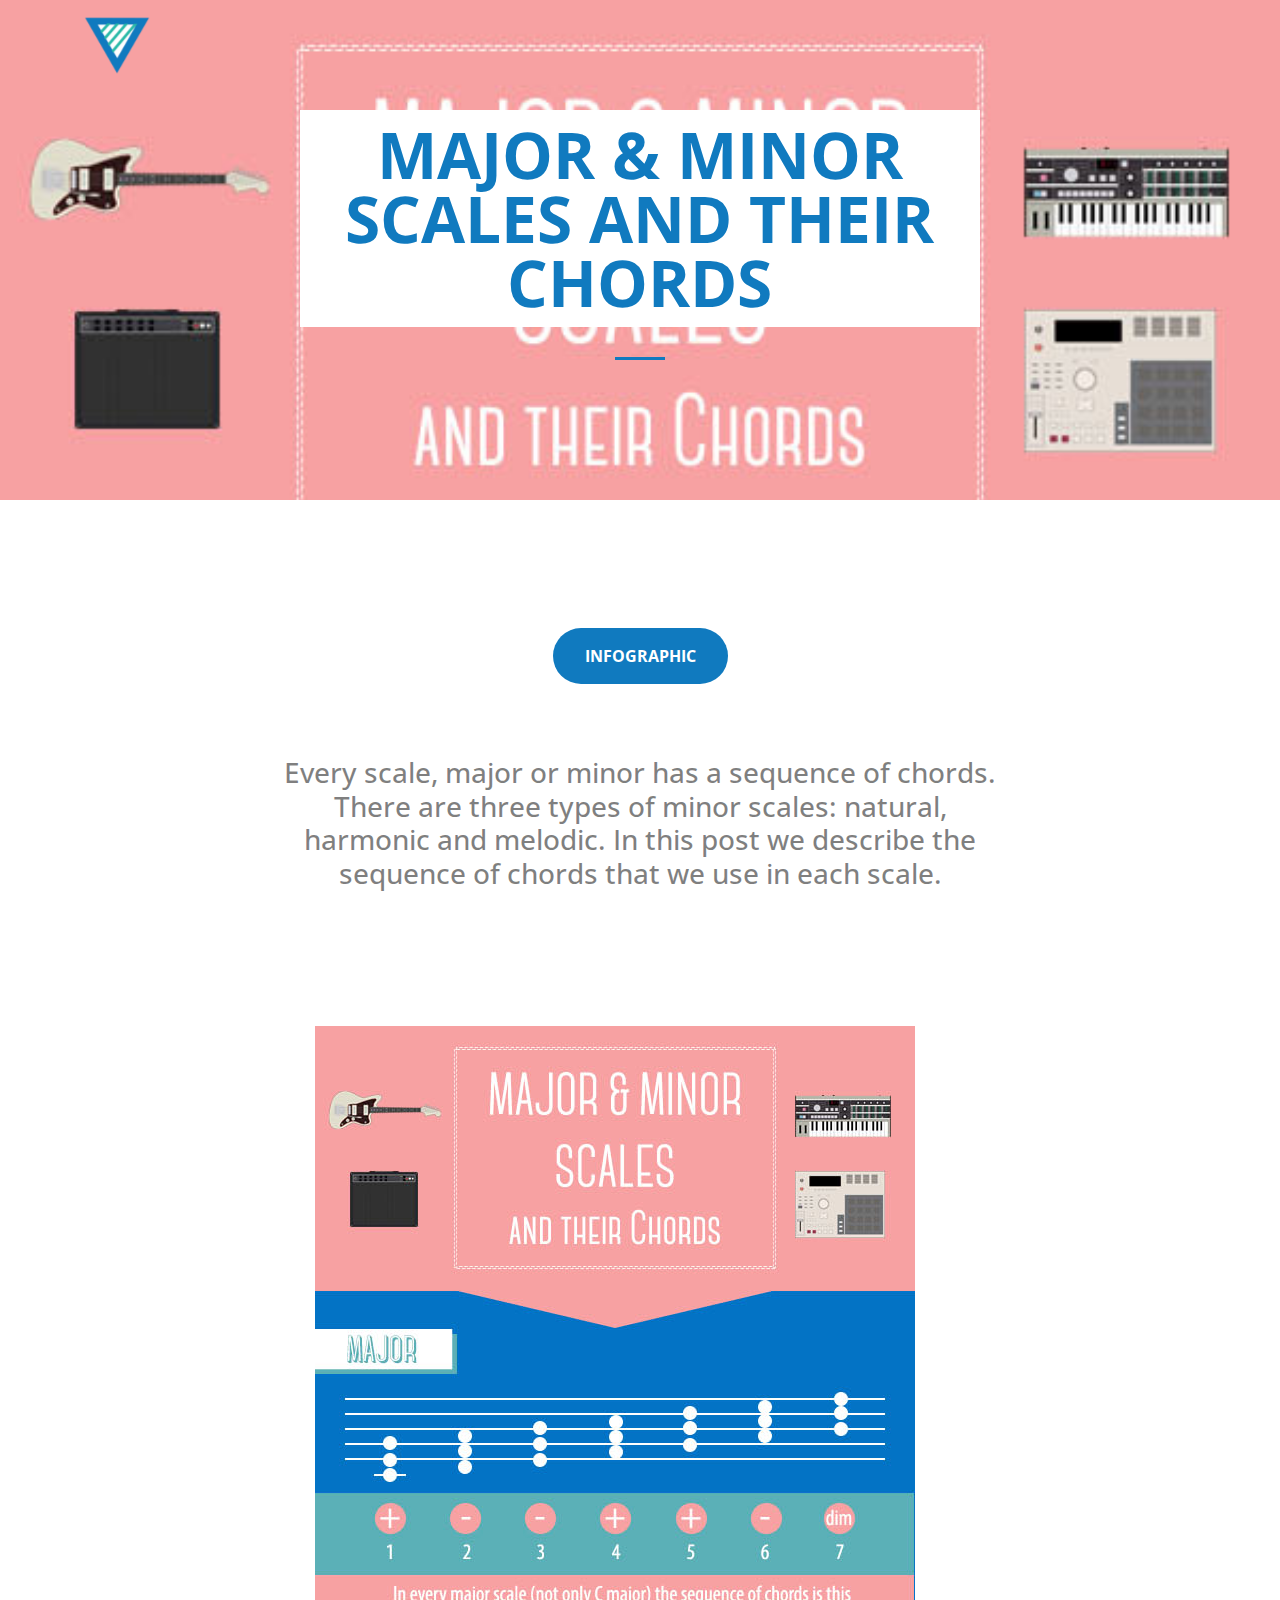
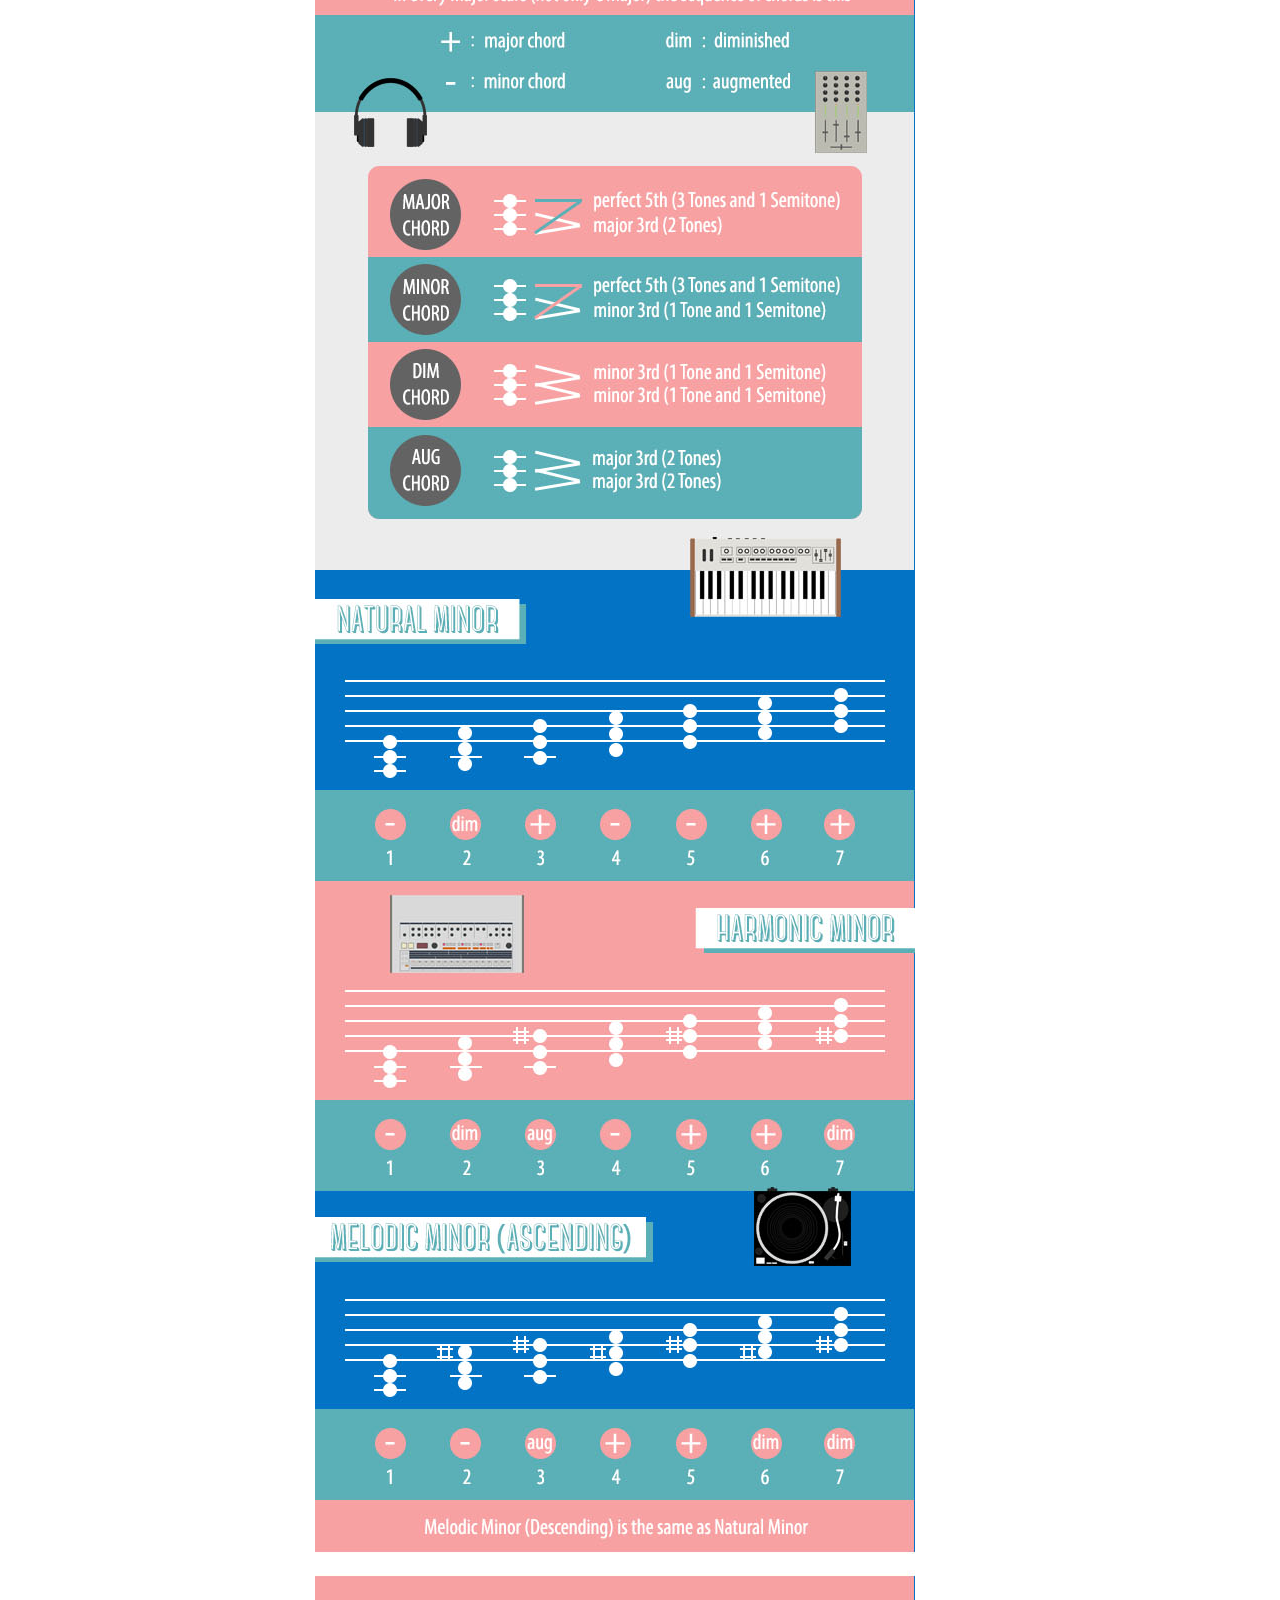
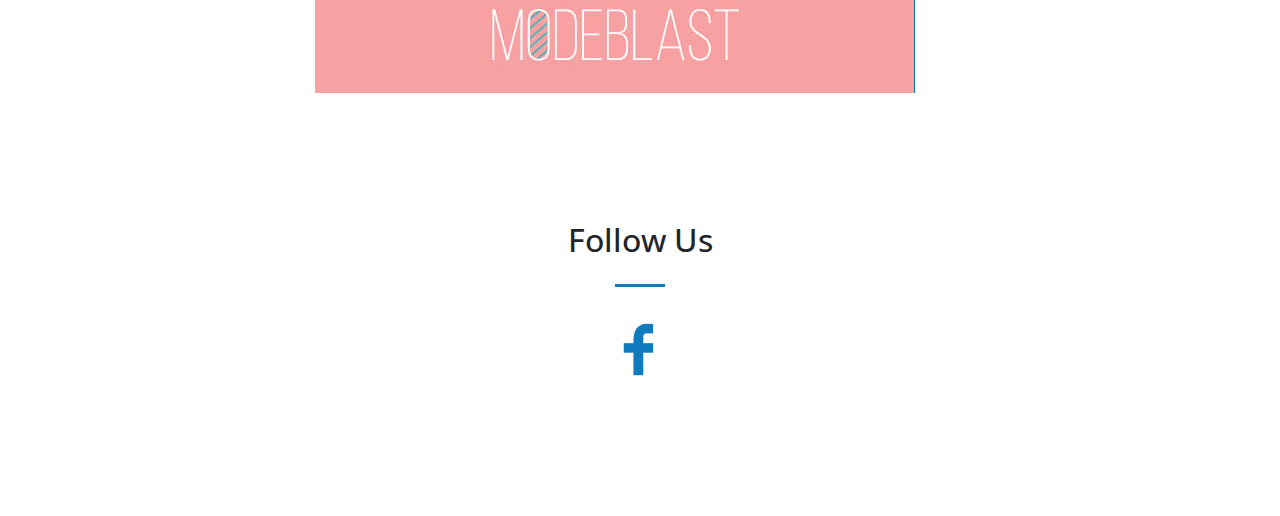
<file: Major & Minor Scales and their Chords.html>
<!DOCTYPE html>
<html lang="en">

  <head>

    <meta charset="utf-8">
    <meta name="viewport" content="width=device-width, initial-scale=1, shrink-to-fit=no">
    <meta name="description" content="">
    <meta name="author" content="">

    <title>Modeblast</title>

    <!-- Bootstrap core CSS -->
    <link href="vendor/bootstrap/css/bootstrap.min.css" rel="stylesheet">

    <!-- Custom fonts for this template -->
    <link href="vendor/fontawesome-free/css/all.min.css" rel="stylesheet" type="text/css">
    <link href='https://fonts.googleapis.com/css?family=Open+Sans:300italic,400italic,600italic,700italic,800italic,400,300,600,700,800' rel='stylesheet' type='text/css'>
    <link href='https://fonts.googleapis.com/css?family=Merriweather:400,300,300italic,400italic,700,700italic,900,900italic' rel='stylesheet' type='text/css'>

    <!-- Plugin CSS -->
    <link href="vendor/magnific-popup/magnific-popup.css" rel="stylesheet">

    <!-- Custom styles for this template -->
    <link href="css/creative.css" rel="stylesheet">

  </head>

  <body id="page-top">

    <!-- Navigation -->
    <nav class="navbar navbar-expand-lg navbar-light fixed-top" id="mainNav">
      <div class="container">
        <a class="navbar-brand js-scroll-trigger" href="index.html"><img class="modeblast-logo" src="img/modeblast-logo.png"></img></a>
        <button class="navbar-toggler navbar-toggler-right" type="button" data-toggle="collapse" data-target="#navbarResponsive" aria-controls="navbarResponsive" aria-expanded="false" aria-label="Toggle navigation">
          <span class="navbar-toggler-icon"></span>
        </button>
        <div class="collapse navbar-collapse" id="navbarResponsive">
          <ul class="navbar-nav ml-auto">
            <!--
            <li class="nav-item">
              <a class="nav-link js-scroll-trigger" href="#about">About</a>
            </li>
            <li class="nav-item">
              <a class="nav-link js-scroll-trigger" href="#services">Services</a>
            </li>
            -->

            <!--
            <li class="nav-item">
              <a class="nav-link js-scroll-trigger" href="#contact">Contact</a>
            </li>
            -->
          </ul>
        </div>
      </div>
    </nav>

    <header class="masthead-page major text-center text-white d-flex">
      <div class="container my-auto">
        <div class="row">
          <div class="col-lg-10 mx-auto">
            <h1 class="text-uppercase">
                <mark><strong>Major & Minor Scales and their Chords</strong></mark>
            </h1>
            <hr>
          </div>

        </div>
      </div>
    </header>


    <section class="bg-primary" id="about">
      <div class="container">
        <div class="row">
          <div class="col-lg-8 mx-auto text-center">
              <a class="btn btn-primary btn-xl js-scroll-trigger" href="#major">Infographic</a><br><br><br><br>


            <h3 class="section-heading text-black-50">
                Every scale, major or minor has a sequence of chords. There are three types of minor scales: natural, harmonic and melodic. In this post we describe the sequence of chords that we use in each scale.
                </h3>
            




          </div>
        </div>
      </div>
    </section>

<!--------

    <section id="services">
      <div class="container">
        <div class="row">
          <div class="col-lg-12 text-center">
            <h2 class="section-heading">At Your Service</h2>
            <hr class="my-4">
          </div>
        </div>
      </div>
      <div class="container">
        <div class="row">
          <div class="col-lg-3 col-md-6 text-center">
            <div class="service-box mt-5 mx-auto">
              <i class="fas fa-4x fa-gem text-primary mb-3 sr-icon-1"></i>
              <h3 class="mb-3">Sturdy Templates</h3>
              <p class="text-muted mb-0">Our templates are updated regularly so they don't break.</p>
            </div>
          </div>
          <div class="col-lg-3 col-md-6 text-center">
            <div class="service-box mt-5 mx-auto">
              <i class="fas fa-4x fa-paper-plane text-primary mb-3 sr-icon-2"></i>
              <h3 class="mb-3">Ready to Ship</h3>
              <p class="text-muted mb-0">You can use this theme as is, or you can make changes!</p>
            </div>
          </div>
          <div class="col-lg-3 col-md-6 text-center">
            <div class="service-box mt-5 mx-auto">
              <i class="fas fa-4x fa-code text-primary mb-3 sr-icon-3"></i>
              <h3 class="mb-3">Up to Date</h3>
              <p class="text-muted mb-0">We update dependencies to keep things fresh.</p>
            </div>
          </div>
          <div class="col-lg-3 col-md-6 text-center">
            <div class="service-box mt-5 mx-auto">
              <i class="fas fa-4x fa-heart text-primary mb-3 sr-icon-4"></i>
              <h3 class="mb-3">Made with Love</h3>
              <p class="text-muted mb-0">You have to make your websites with love these days!</p>
            </div>
          </div>
        </div>
      </div>
    </section>
------------>

<section class="p-0" id="major">
    <div class="container-fluid p-0">
      <div class="row no-gutters">
        <div class="col-lg-12 col-sm-12">
          <a class="portfolio-box" href="content/Major & Minor Scales and their Chords.jpg">
            <img class="img-fluid" src="content/Major & Minor Scales and their Chords.jpg" alt="">
            <div class="portfolio-box-caption">
              <div class="portfolio-box-caption-content">

                <div class="project-name">
                  Click to enlarge
                </div>
              </div>
            </div>
          </a>
        </div>

      </div>
    </div>
  </section>        


<!-------
    <section class="bg-dark text-white">
      <div class="container text-center">
        <h2 class="mb-4">Free Download at Start Bootstrap!</h2>
        <a class="btn btn-light btn-xl sr-button" href="http://startbootstrap.com/template-overviews/creative/">Download Now!</a>
      </div>
    </section>
----->
    <section id="contact">
      <div class="container">
        <div class="row">
          <div class="col-lg-8 mx-auto text-center">
            <h2 class="section-heading">Follow Us</h2>
            <hr class="my-4">
          </div>
        </div>
        <div class="row">
          <div class="col-lg-12 ml-auto text-center">
            <a href="https://www.facebook.com/modeblast">
            <img class="facebook" src="content/facebook.png"></a> 
          </div>
<!-------          
          <div class="col-lg-4 mr-auto text-center">
            <i class="fas fa-envelope fa-3x mb-3 sr-contact-2"></i>
            <p>
              <a href="mailto:your-email@your-domain.com">feedback@startbootstrap.com</a>
            </p>
          </div>
          -->
        </div>
      </div>
    </section>

    <!-- Bootstrap core JavaScript -->
    <script src="vendor/jquery/jquery.min.js"></script>
    <script src="vendor/bootstrap/js/bootstrap.bundle.min.js"></script>

    <!-- Plugin JavaScript -->
    <script src="vendor/jquery-easing/jquery.easing.min.js"></script>
    <script src="vendor/scrollreveal/scrollreveal.min.js"></script>
    <script src="vendor/magnific-popup/jquery.magnific-popup.min.js"></script>

    <!-- Custom scripts for this template -->
    <script src="js/creative.min.js"></script>

  </body>

</html>
</file>
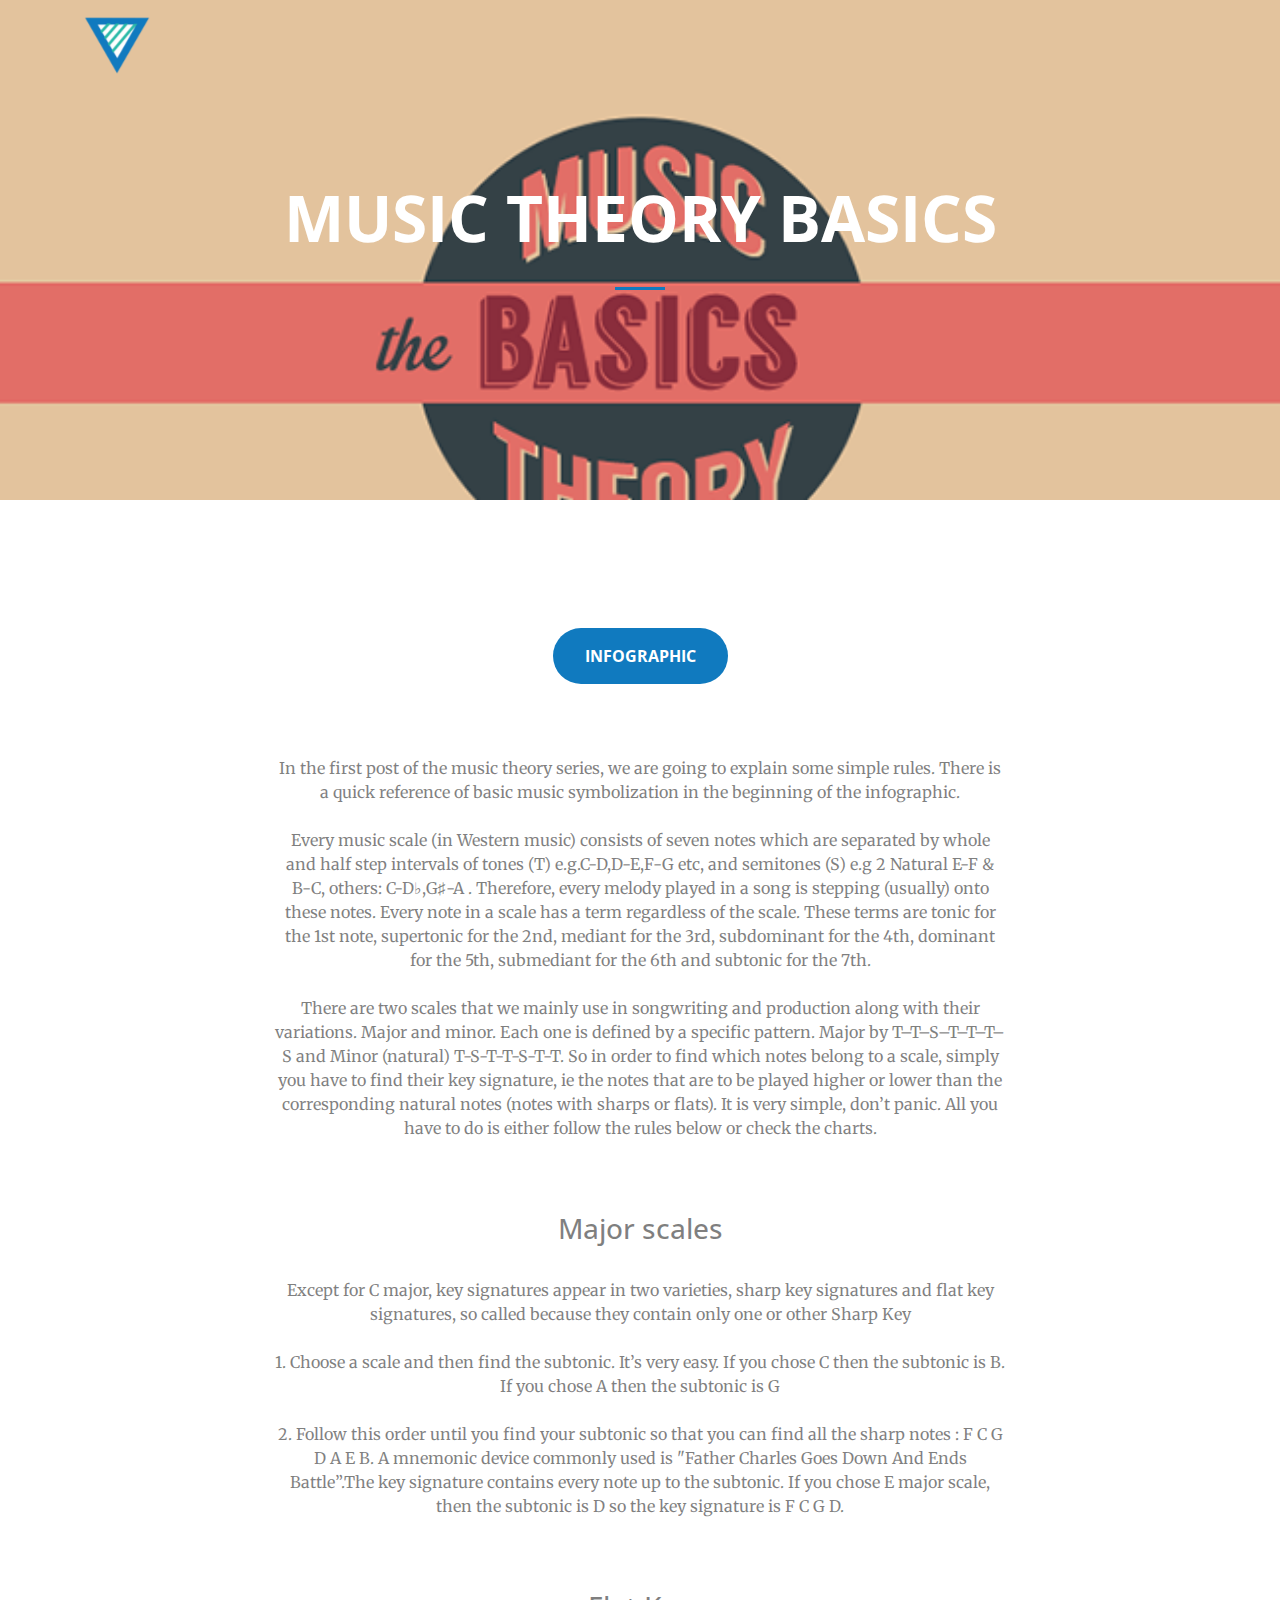
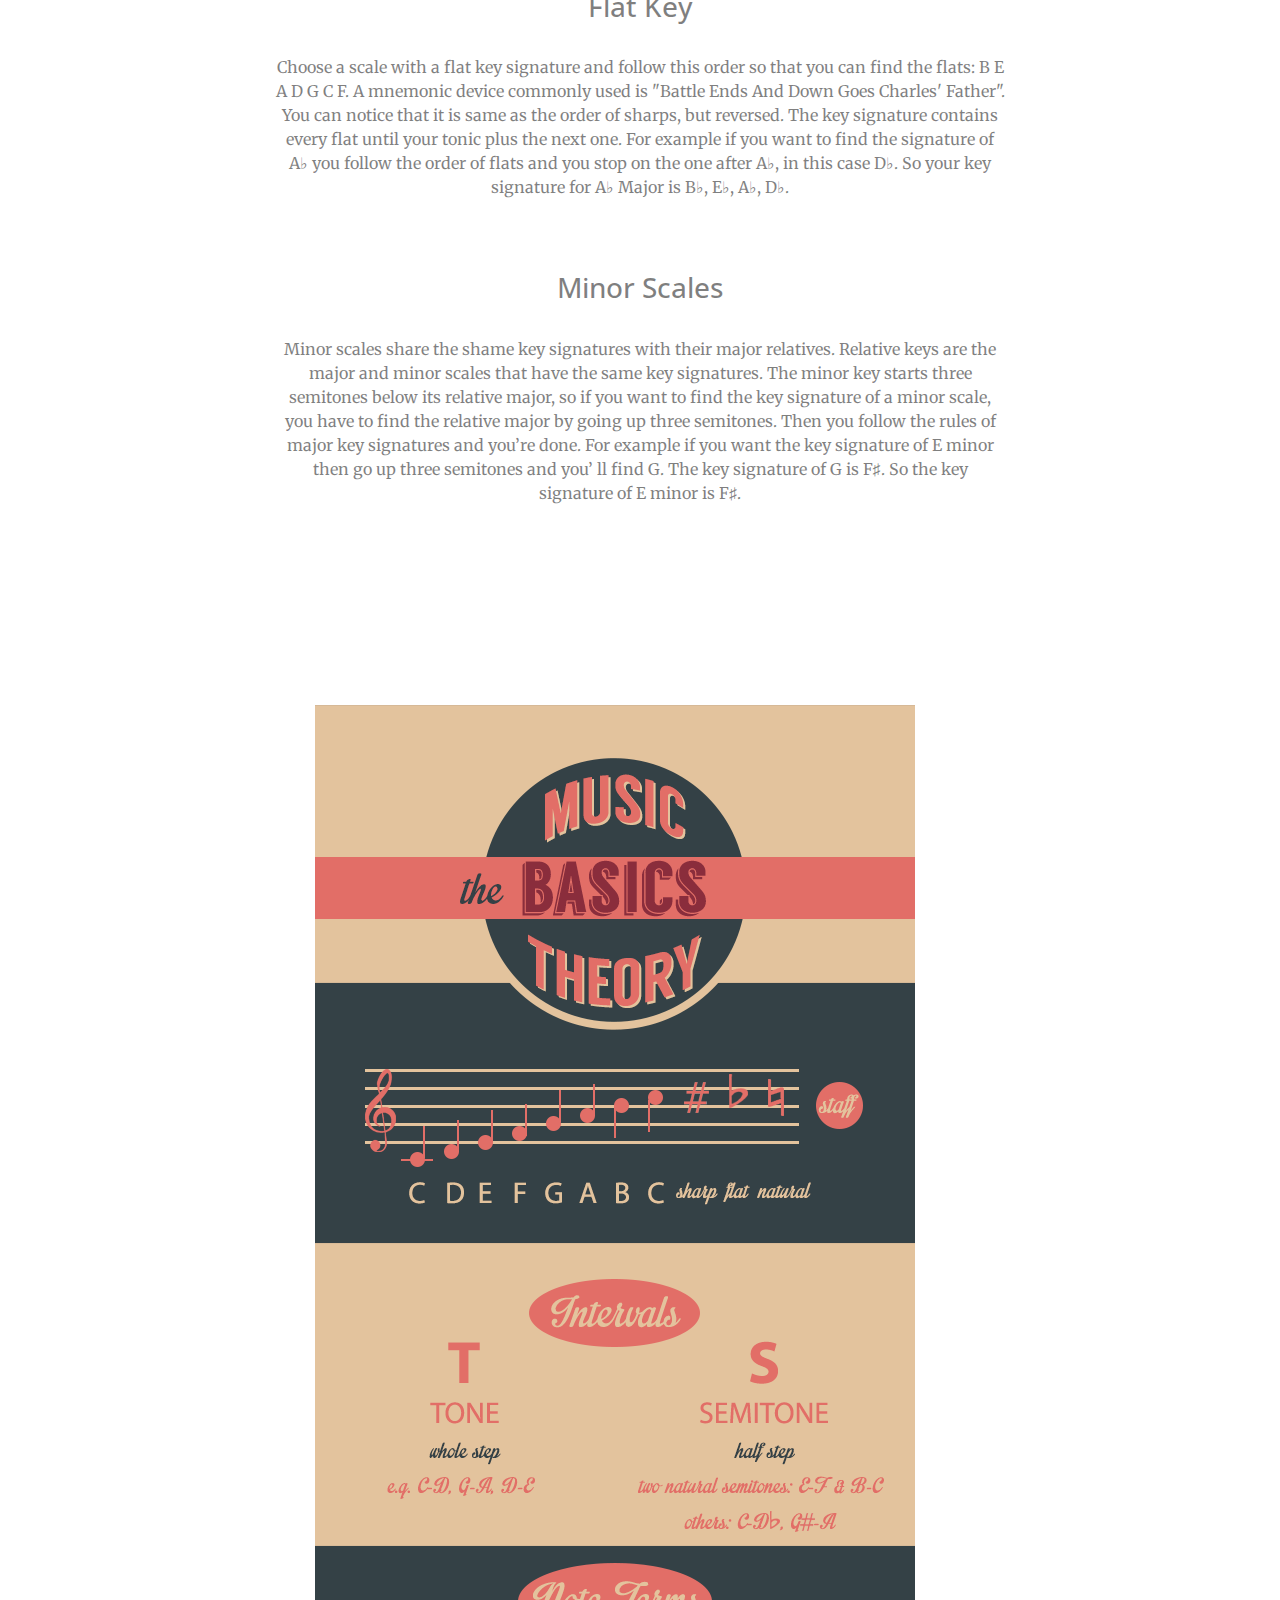
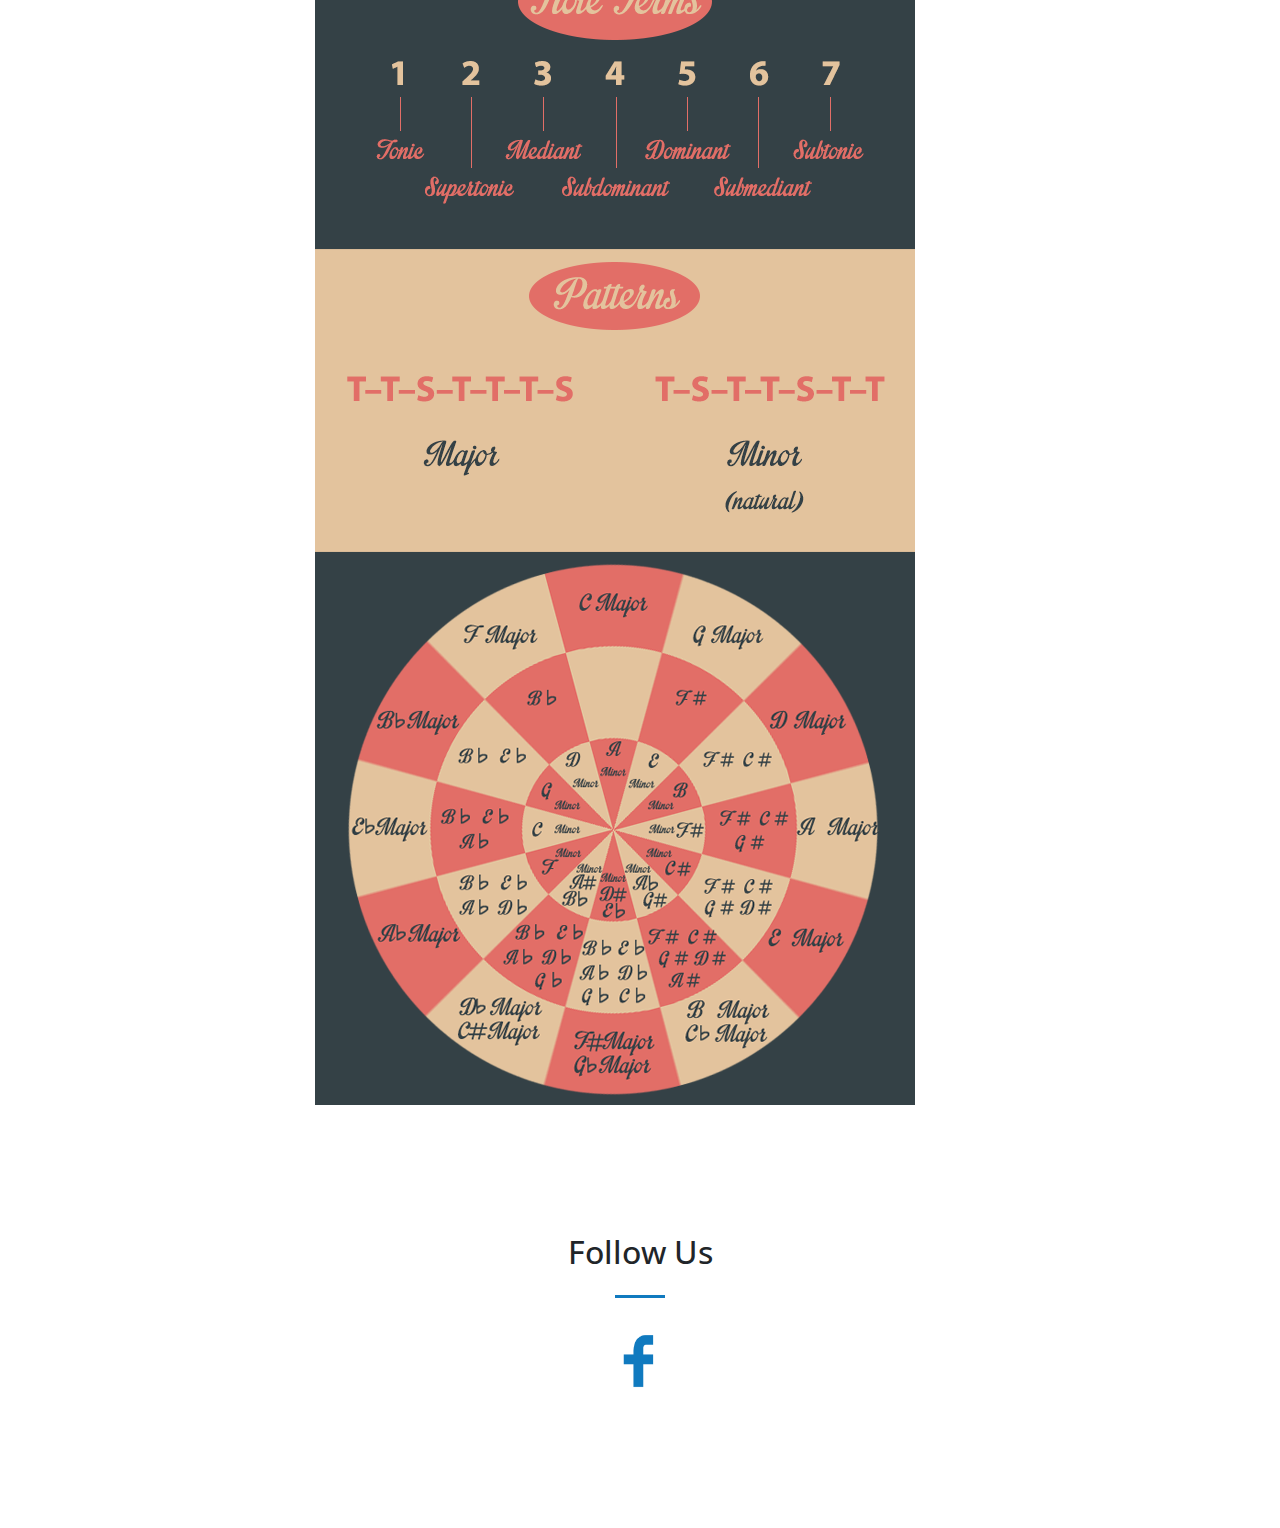
<file: Music Theory Basics.html>
<!DOCTYPE html>
<html lang="en">

  <head>

    <meta charset="utf-8">
    <meta name="viewport" content="width=device-width, initial-scale=1, shrink-to-fit=no">
    <meta name="description" content="">
    <meta name="author" content="">

    <title>Modeblast</title>

    <!-- Bootstrap core CSS -->
    <link href="vendor/bootstrap/css/bootstrap.min.css" rel="stylesheet">

    <!-- Custom fonts for this template -->
    <link href="vendor/fontawesome-free/css/all.min.css" rel="stylesheet" type="text/css">
    <link href='https://fonts.googleapis.com/css?family=Open+Sans:300italic,400italic,600italic,700italic,800italic,400,300,600,700,800' rel='stylesheet' type='text/css'>
    <link href='https://fonts.googleapis.com/css?family=Merriweather:400,300,300italic,400italic,700,700italic,900,900italic' rel='stylesheet' type='text/css'>

    <!-- Plugin CSS -->
    <link href="vendor/magnific-popup/magnific-popup.css" rel="stylesheet">

    <!-- Custom styles for this template -->
    <link href="css/creative.css" rel="stylesheet">

  </head>

  <body id="page-top">

    <!-- Navigation -->
    <nav class="navbar navbar-expand-lg navbar-light fixed-top" id="mainNav">
      <div class="container">
        <a class="navbar-brand js-scroll-trigger" href="index.html"><img class="modeblast-logo" src="img/modeblast-logo.png"></img></a>
        <button class="navbar-toggler navbar-toggler-right" type="button" data-toggle="collapse" data-target="#navbarResponsive" aria-controls="navbarResponsive" aria-expanded="false" aria-label="Toggle navigation">
          <span class="navbar-toggler-icon"></span>
        </button>
        <div class="collapse navbar-collapse" id="navbarResponsive">
          <ul class="navbar-nav ml-auto">
            <!--
            <li class="nav-item">
              <a class="nav-link js-scroll-trigger" href="#about">About</a>
            </li>
            <li class="nav-item">
              <a class="nav-link js-scroll-trigger" href="#services">Services</a>
            </li>
            -->

            <!--
            <li class="nav-item">
              <a class="nav-link js-scroll-trigger" href="#contact">Contact</a>
            </li>
            -->
          </ul>
        </div>
      </div>
    </nav>

    <header class="masthead-page musictheory text-center text-white d-flex">
      <div class="container my-auto">
        <div class="row">
          <div class="col-lg-10 mx-auto">
            <h1 class="text-uppercase">
              <strong>Music Theory Basics</strong>
            </h1>
            <hr>
          </div>

        </div>
      </div>
    </header>


    <section class="bg-primary" id="about">
      <div class="container">
        <div class="row">
          <div class="col-lg-8 mx-auto text-center">
              <a class="btn btn-primary btn-xl js-scroll-trigger" href="#theory">Infographic</a><br><br><br><br>


              <p class="text-black-50 mb-4">
                  In the first post of the music theory series, we are going to explain some simple rules. There is a quick reference of basic music symbolization in the beginning of the infographic.
                  <br><br>
                  Every music scale (in Western music) consists of seven notes which are separated by  whole and half step intervals of tones (T) e.g.C-D,D-E,F-G etc, and semitones (S) e.g 2 Natural E-F & B-C, others: C-D♭,G♯-A . Therefore, every melody played in a song is stepping (usually) onto these notes. Every note in a scale has a term regardless of the scale. These terms are tonic for the 1st note, supertonic for the 2nd, mediant for the 3rd, subdominant for the 4th, dominant for the 5th, submediant for the 6th and subtonic for the 7th.
                  <br><br>
                  There are two scales that we mainly use in songwriting and production along with their variations. Major and minor. Each one is defined by a specific pattern. Major by T–T–S–T–T–T–S and Minor (natural) T-S-T-T-S-T-T. So in order to find which notes belong to a scale, simply you have to find their key signature, ie the notes that are to be played higher or lower than the corresponding natural notes (notes with sharps or flats). It is very simple, don’t panic. All you have to do is either follow the rules below or check the charts.
                  
              </p>
              <br><br>
              <h3 class="section-heading text-black-50">Major scales</h3><br>
              <p class="text-black-50 mb-4">Except for C major, key signatures appear in two varieties, sharp key signatures and flat key signatures, so called because they contain only one or other
                  Sharp Key<br><br>
                  1.	Choose a scale and then find the subtonic. It’s very easy. If you chose C then the subtonic is B. If you chose A then the subtonic is G
                  <br><br>2.	Follow this order until you find your subtonic so that you can find all the sharp notes : F C G D A E B. A mnemonic device commonly used is "Father Charles Goes Down And Ends Battle”.The key signature contains every note up to the subtonic. If you chose E major scale, then the subtonic is D so the key signature is F C G D. 
                  </p>
                  <br><br>
                  <h3 class="section-heading text-black-50">Flat Key </h3><br>
                  <p class="text-black-50 mb-4">Choose a scale with a flat key signature and follow this order so that you can find the flats: B E A D G C F. A mnemonic device commonly used is "Battle Ends And Down Goes Charles' Father". You can notice that it is same as the order of sharps, but reversed. The key signature contains every flat until your tonic plus the next one. For example if you want to find the signature of A♭ you follow the order of flats and you stop on the one after A♭, in this case D♭. So your key signature for A♭ Major is B♭, E♭, A♭, D♭.</p>
                  <br><br>
                  <h3 class="section-heading text-black-50">Minor Scales</h3><br>
                  <p class="text-black-50 mb-4">Minor scales share the shame key signatures with their major relatives. Relative keys are the major and minor scales that have the same key signatures. The minor key starts three semitones below its relative major, so if you want to find the key signature of a minor scale, you have to find the relative major by going up three semitones. Then you follow the rules of major key signatures and you’re done. For example if you want the key signature of E minor then go up three semitones and you’ ll find G. The key signature of G is F♯. So the key signature of E minor is F♯.
                    </p>
                    <br><br>





          </div>
        </div>
      </div>
    </section>

<!--------

    <section id="services">
      <div class="container">
        <div class="row">
          <div class="col-lg-12 text-center">
            <h2 class="section-heading">At Your Service</h2>
            <hr class="my-4">
          </div>
        </div>
      </div>
      <div class="container">
        <div class="row">
          <div class="col-lg-3 col-md-6 text-center">
            <div class="service-box mt-5 mx-auto">
              <i class="fas fa-4x fa-gem text-primary mb-3 sr-icon-1"></i>
              <h3 class="mb-3">Sturdy Templates</h3>
              <p class="text-muted mb-0">Our templates are updated regularly so they don't break.</p>
            </div>
          </div>
          <div class="col-lg-3 col-md-6 text-center">
            <div class="service-box mt-5 mx-auto">
              <i class="fas fa-4x fa-paper-plane text-primary mb-3 sr-icon-2"></i>
              <h3 class="mb-3">Ready to Ship</h3>
              <p class="text-muted mb-0">You can use this theme as is, or you can make changes!</p>
            </div>
          </div>
          <div class="col-lg-3 col-md-6 text-center">
            <div class="service-box mt-5 mx-auto">
              <i class="fas fa-4x fa-code text-primary mb-3 sr-icon-3"></i>
              <h3 class="mb-3">Up to Date</h3>
              <p class="text-muted mb-0">We update dependencies to keep things fresh.</p>
            </div>
          </div>
          <div class="col-lg-3 col-md-6 text-center">
            <div class="service-box mt-5 mx-auto">
              <i class="fas fa-4x fa-heart text-primary mb-3 sr-icon-4"></i>
              <h3 class="mb-3">Made with Love</h3>
              <p class="text-muted mb-0">You have to make your websites with love these days!</p>
            </div>
          </div>
        </div>
      </div>
    </section>
------------>

<section class="p-0" id="theory">
    <div class="container-fluid p-0">
      <div class="row no-gutters">
        <div class="col-lg-12 col-sm-12">
          <a class="portfolio-box" href="content/Music Theory Basics.png">
            <img class="img-fluid" src="content/Music Theory Basics.png" alt="">
            <div class="portfolio-box-caption">
              <div class="portfolio-box-caption-content">

                <div class="project-name">
                  Click to enlarge
                </div>
              </div>
            </div>
          </a>
        </div>

      </div>
    </div>
  </section>        


<!-------
    <section class="bg-dark text-white">
      <div class="container text-center">
        <h2 class="mb-4">Free Download at Start Bootstrap!</h2>
        <a class="btn btn-light btn-xl sr-button" href="http://startbootstrap.com/template-overviews/creative/">Download Now!</a>
      </div>
    </section>
----->
    <section id="contact">
      <div class="container">
        <div class="row">
          <div class="col-lg-8 mx-auto text-center">
            <h2 class="section-heading">Follow Us</h2>
            <hr class="my-4">
          </div>
        </div>
        <div class="row">
          <div class="col-lg-12 ml-auto text-center">
            <a href="https://www.facebook.com/modeblast">
            <img class="facebook" src="content/facebook.png"></a> 
          </div>
<!-------          
          <div class="col-lg-4 mr-auto text-center">
            <i class="fas fa-envelope fa-3x mb-3 sr-contact-2"></i>
            <p>
              <a href="mailto:your-email@your-domain.com">feedback@startbootstrap.com</a>
            </p>
          </div>
          -->
        </div>
      </div>
    </section>

    <!-- Bootstrap core JavaScript -->
    <script src="vendor/jquery/jquery.min.js"></script>
    <script src="vendor/bootstrap/js/bootstrap.bundle.min.js"></script>

    <!-- Plugin JavaScript -->
    <script src="vendor/jquery-easing/jquery.easing.min.js"></script>
    <script src="vendor/scrollreveal/scrollreveal.min.js"></script>
    <script src="vendor/magnific-popup/jquery.magnific-popup.min.js"></script>

    <!-- Custom scripts for this template -->
    <script src="js/creative.min.js"></script>

  </body>

</html>
</file>
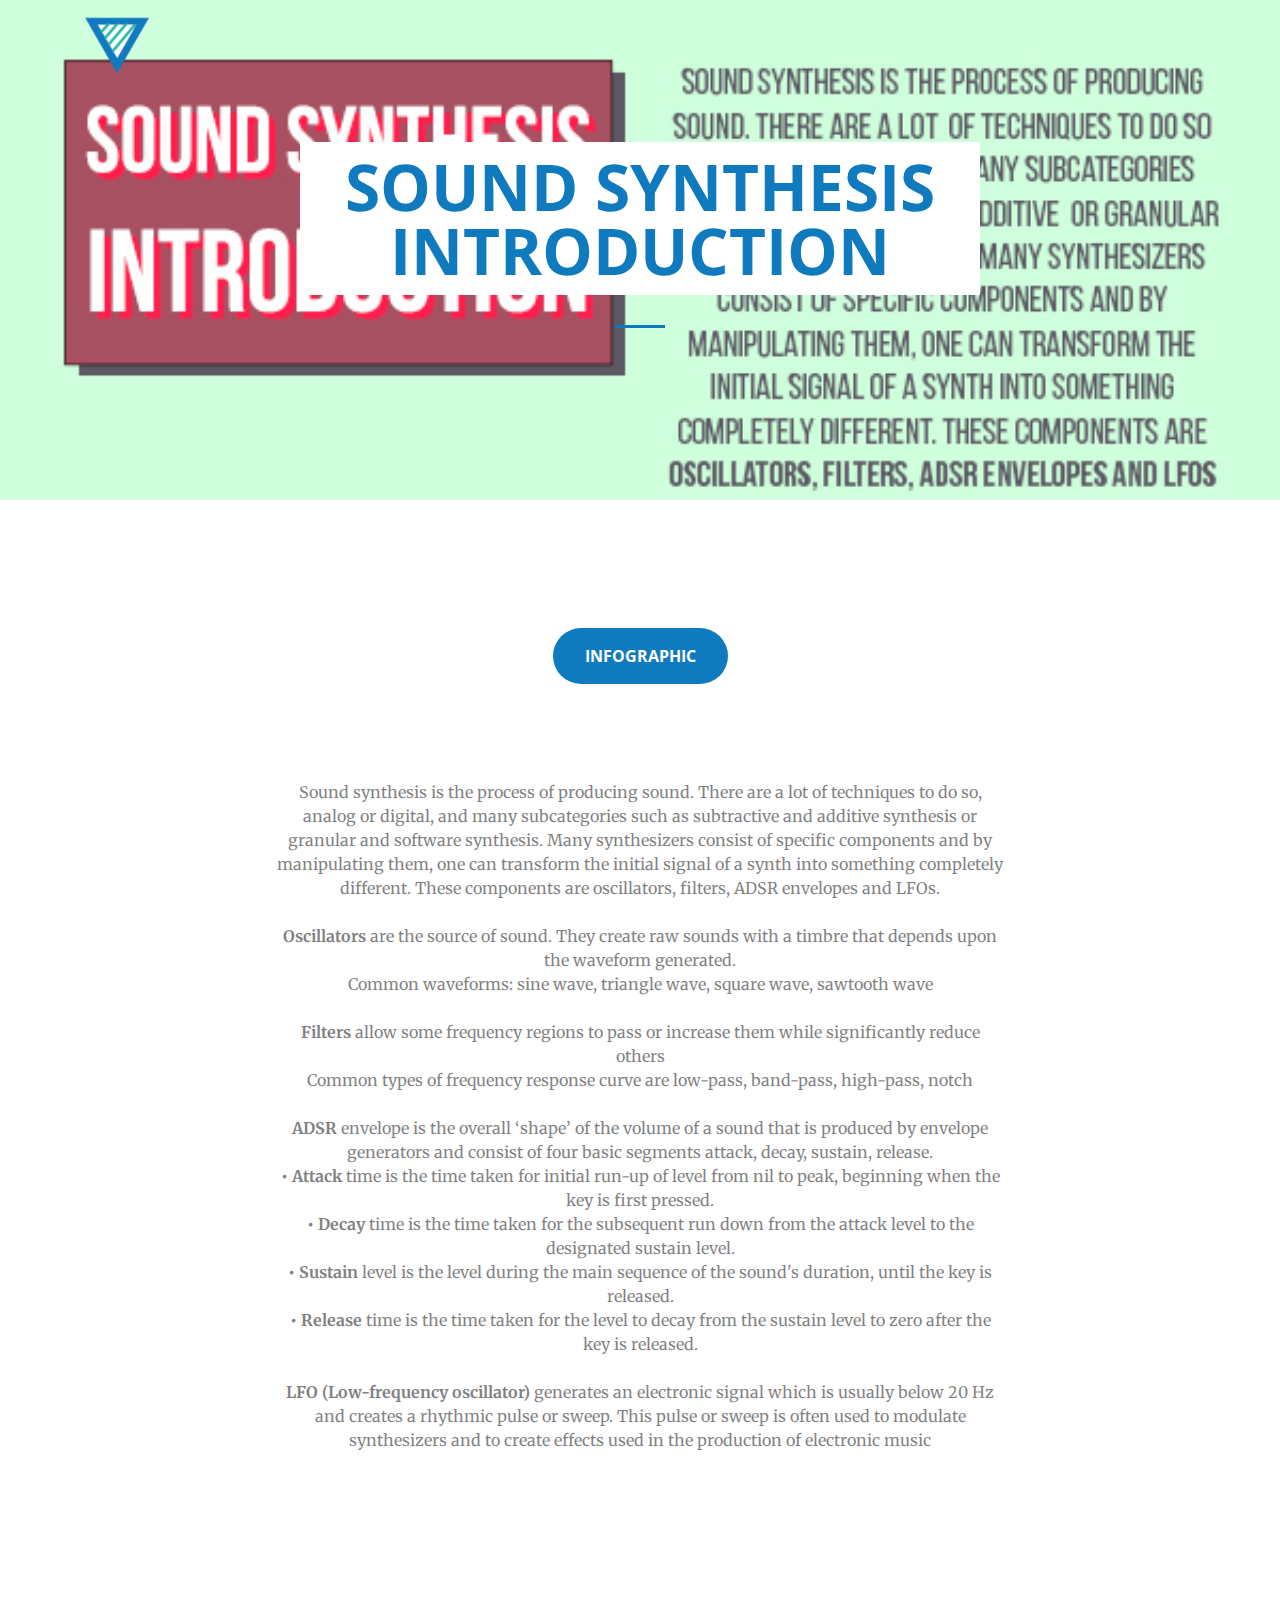
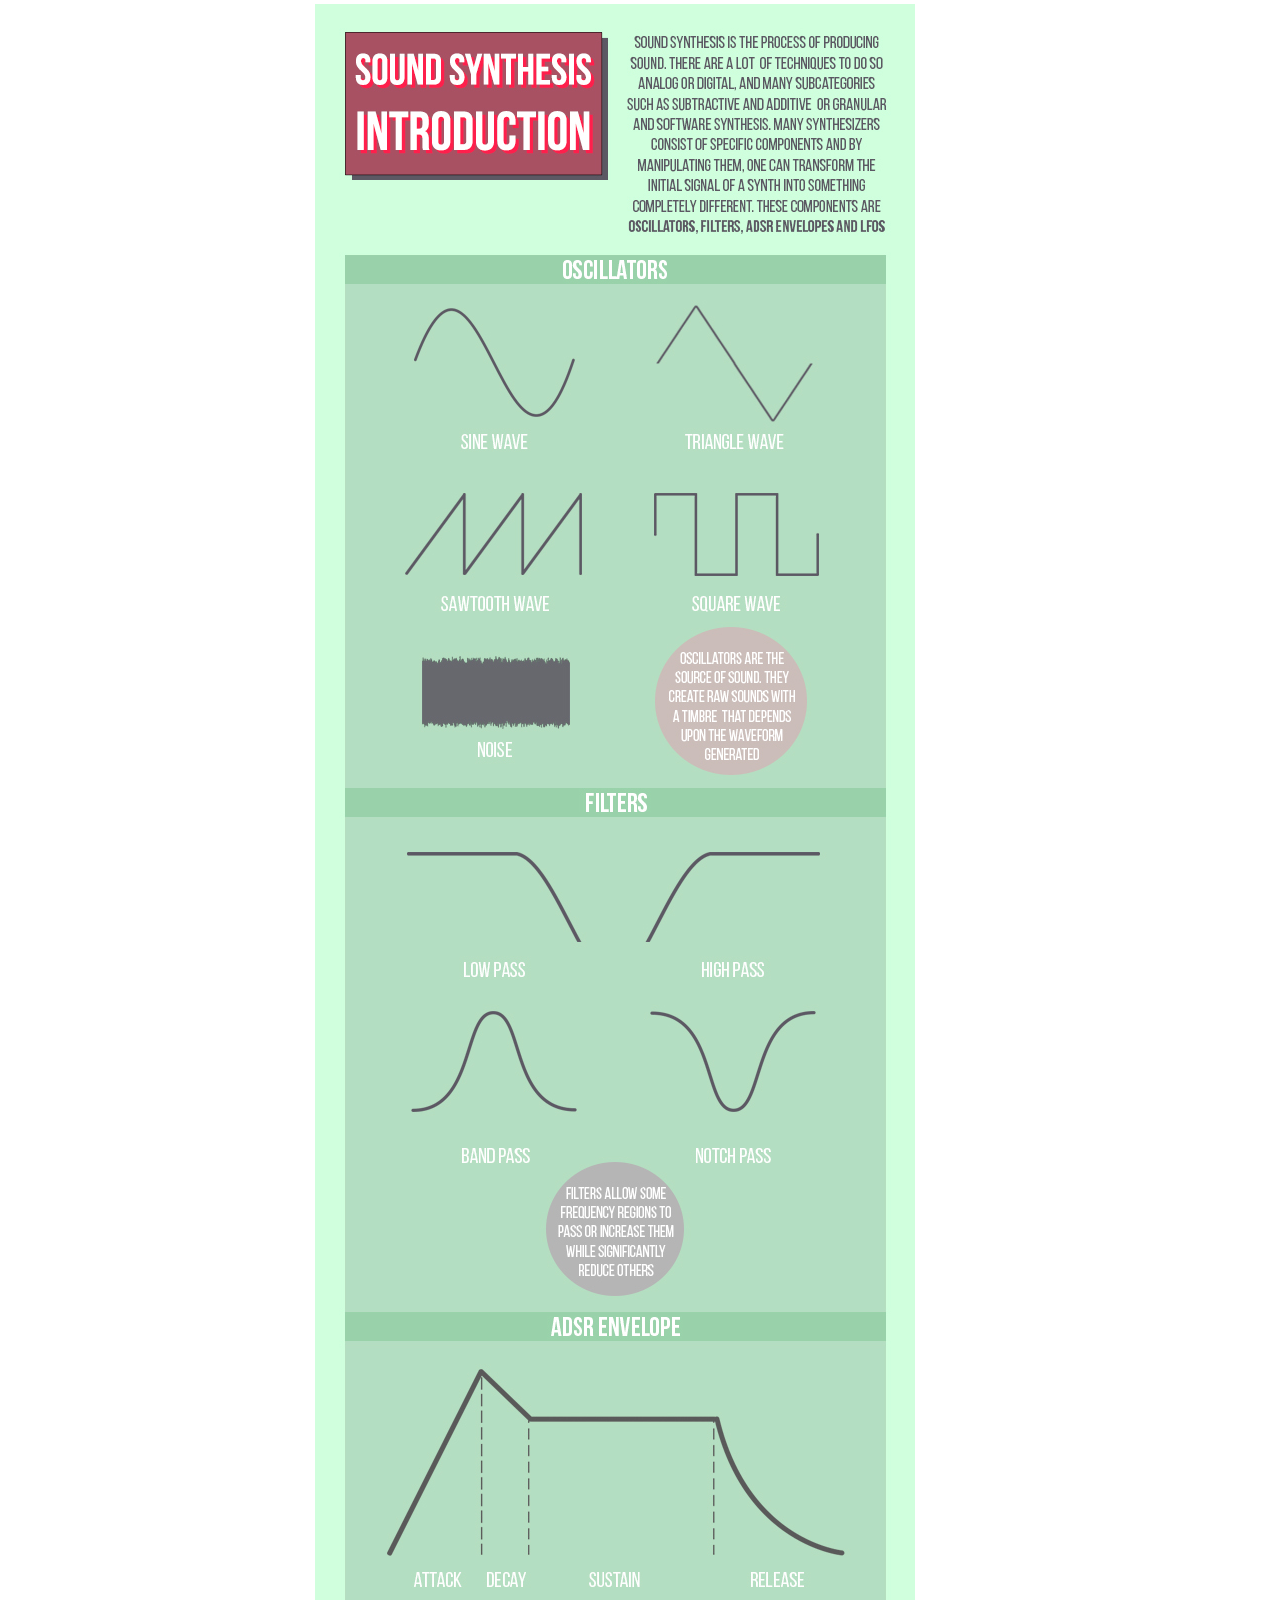
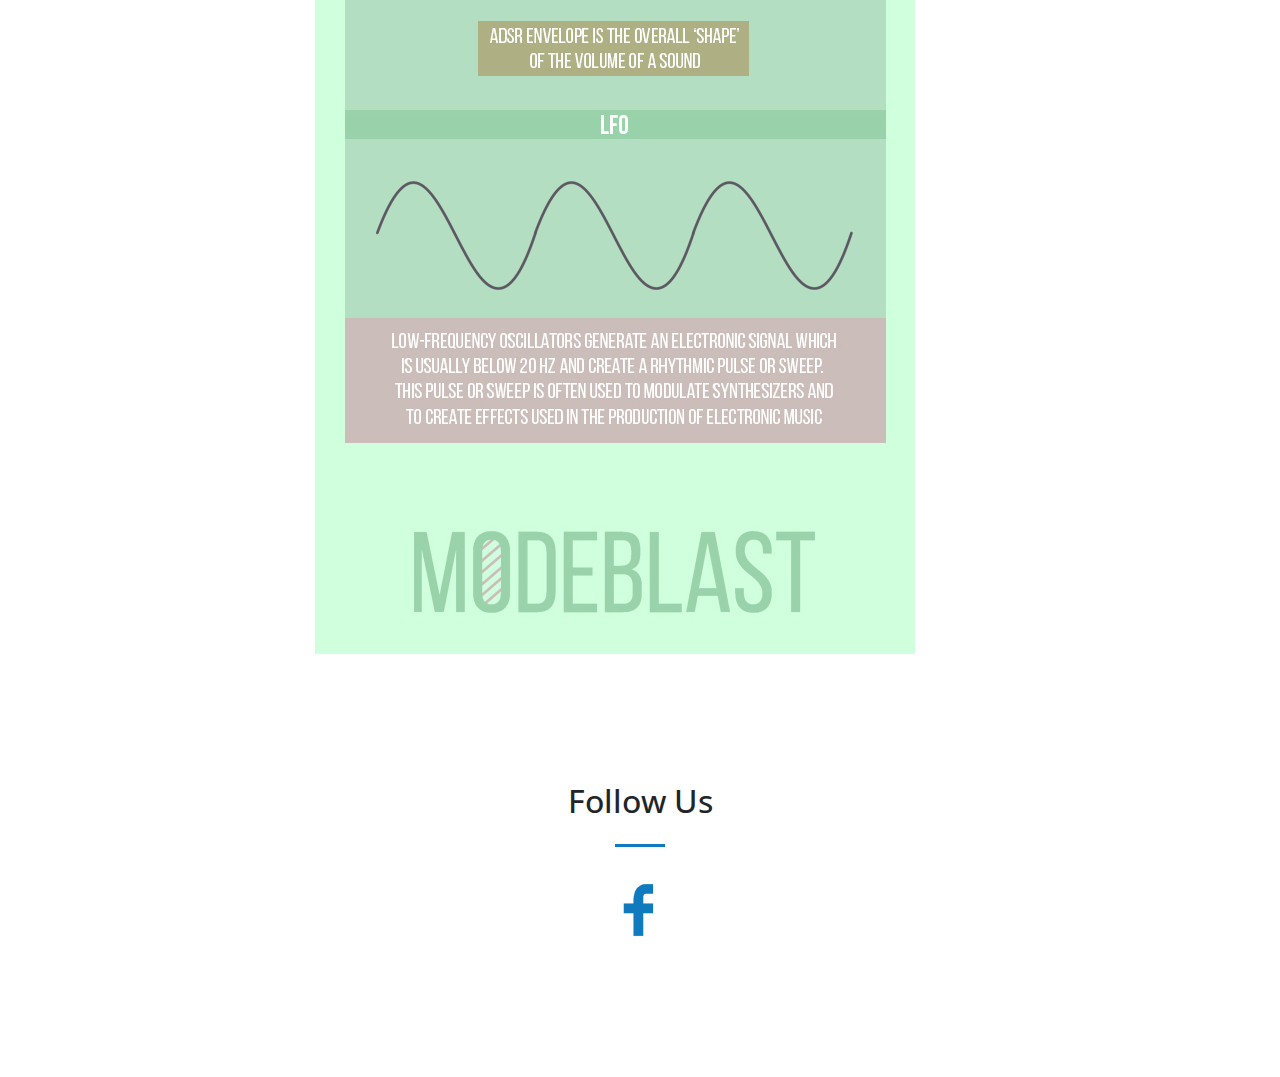
<file: Sound synthesis introduction.html>
<!DOCTYPE html>
<html lang="en">

  <head>

    <meta charset="utf-8">
    <meta name="viewport" content="width=device-width, initial-scale=1, shrink-to-fit=no">
    <meta name="description" content="">
    <meta name="author" content="">

    <title>Modeblast</title>

    <!-- Bootstrap core CSS -->
    <link href="vendor/bootstrap/css/bootstrap.min.css" rel="stylesheet">

    <!-- Custom fonts for this template -->
    <link href="vendor/fontawesome-free/css/all.min.css" rel="stylesheet" type="text/css">
    <link href='https://fonts.googleapis.com/css?family=Open+Sans:300italic,400italic,600italic,700italic,800italic,400,300,600,700,800' rel='stylesheet' type='text/css'>
    <link href='https://fonts.googleapis.com/css?family=Merriweather:400,300,300italic,400italic,700,700italic,900,900italic' rel='stylesheet' type='text/css'>

    <!-- Plugin CSS -->
    <link href="vendor/magnific-popup/magnific-popup.css" rel="stylesheet">

    <!-- Custom styles for this template -->
    <link href="css/creative.css" rel="stylesheet">

  </head>

  <body id="page-top">

    <!-- Navigation -->
    <nav class="navbar navbar-expand-lg navbar-light fixed-top" id="mainNav">
      <div class="container">
        <a class="navbar-brand js-scroll-trigger" href="index.html"><img class="modeblast-logo" src="img/modeblast-logo.png"></img></a>
        <button class="navbar-toggler navbar-toggler-right" type="button" data-toggle="collapse" data-target="#navbarResponsive" aria-controls="navbarResponsive" aria-expanded="false" aria-label="Toggle navigation">
          <span class="navbar-toggler-icon"></span>
        </button>
        <div class="collapse navbar-collapse" id="navbarResponsive">
          <ul class="navbar-nav ml-auto">
            <!--
            <li class="nav-item">
              <a class="nav-link js-scroll-trigger" href="#about">About</a>
            </li>
            <li class="nav-item">
              <a class="nav-link js-scroll-trigger" href="#services">Services</a>
            </li>
            -->

            <!--
            <li class="nav-item">
              <a class="nav-link js-scroll-trigger" href="#contact">Contact</a>
            </li>
            -->
          </ul>
        </div>
      </div>
    </nav>

    <header class="masthead-page sound text-center text-white d-flex">
      <div class="container my-auto">
        <div class="row">
          <div class="col-lg-10 mx-auto">
            <h1 class="text-uppercase">
                <mark><strong>Sound Synthesis Introduction</strong></mark>
            </h1>
            <hr>
          </div>

        </div>
      </div>
    </header>


    <section class="bg-primary" id="about">
      <div class="container">
        <div class="row">
          <div class="col-lg-8 mx-auto text-center">
              <a class="btn btn-primary btn-xl js-scroll-trigger" href="#drum">Infographic</a><br><br><br><br>


              <p class="text-black-50 mb-4">

                  <br>Sound synthesis is the process of producing sound. There are a lot of techniques to do so, analog or digital, and many subcategories such as subtractive and additive synthesis or granular and software synthesis. Many synthesizers consist of specific components and by manipulating them, one can transform the initial signal of a synth into something completely different. These components are oscillators, filters, ADSR envelopes and LFOs.
                  <br> <br><b>Oscillators</b> are the source of sound. They create raw sounds with a timbre that depends upon the waveform generated.
                  <br>Common waveforms: sine wave, triangle wave, square wave, sawtooth wave
                  
                  <br> <br><b>Filters</b> allow some frequency regions to pass or increase them while significantly reduce others
                  
                  <br>Common types of frequency response curve are low-pass, band-pass, high-pass, notch
                  
                  <br> <br><b>ADSR</b> envelope is the overall ‘shape’ of the volume of a sound that is produced by envelope generators and consist of four basic segments attack, decay, sustain, release.
                  <br><b>•	Attack </b>time is the time taken for initial run-up of level from nil to peak, beginning when the key is first pressed.
                  <br><b>•	Decay</b> time is the time taken for the subsequent run down from the attack level to the designated sustain level.
                  <br><b>•	Sustain</b> level is the level during the main sequence of the sound's duration, until the key is released.
                  <br><b>•	Release</b> time is the time taken for the level to decay from the sustain level to zero after the key is released.
                  
                  <br><br><b>LFO (Low-frequency oscillator)</b> generates an electronic signal which is usually below 20 Hz and creates a rhythmic pulse or sweep. This pulse or sweep is often used to modulate synthesizers and to create effects used in the production of electronic music
                  


              </p>

            




          </div>
        </div>
      </div>
    </section>

<!--------

    <section id="services">
      <div class="container">
        <div class="row">
          <div class="col-lg-12 text-center">
            <h2 class="section-heading">At Your Service</h2>
            <hr class="my-4">
          </div>
        </div>
      </div>
      <div class="container">
        <div class="row">
          <div class="col-lg-3 col-md-6 text-center">
            <div class="service-box mt-5 mx-auto">
              <i class="fas fa-4x fa-gem text-primary mb-3 sr-icon-1"></i>
              <h3 class="mb-3">Sturdy Templates</h3>
              <p class="text-muted mb-0">Our templates are updated regularly so they don't break.</p>
            </div>
          </div>
          <div class="col-lg-3 col-md-6 text-center">
            <div class="service-box mt-5 mx-auto">
              <i class="fas fa-4x fa-paper-plane text-primary mb-3 sr-icon-2"></i>
              <h3 class="mb-3">Ready to Ship</h3>
              <p class="text-muted mb-0">You can use this theme as is, or you can make changes!</p>
            </div>
          </div>
          <div class="col-lg-3 col-md-6 text-center">
            <div class="service-box mt-5 mx-auto">
              <i class="fas fa-4x fa-code text-primary mb-3 sr-icon-3"></i>
              <h3 class="mb-3">Up to Date</h3>
              <p class="text-muted mb-0">We update dependencies to keep things fresh.</p>
            </div>
          </div>
          <div class="col-lg-3 col-md-6 text-center">
            <div class="service-box mt-5 mx-auto">
              <i class="fas fa-4x fa-heart text-primary mb-3 sr-icon-4"></i>
              <h3 class="mb-3">Made with Love</h3>
              <p class="text-muted mb-0">You have to make your websites with love these days!</p>
            </div>
          </div>
        </div>
      </div>
    </section>
------------>

<section class="p-0" id="drum">
    <div class="container-fluid p-0">
      <div class="row no-gutters">
        <div class="col-lg-12 col-sm-12">
          <a class="portfolio-box" href="content/Sound synthesis introduction.jpg">
            <img class="img-fluid" src="content/Sound synthesis introduction.jpg" alt="">
            <div class="portfolio-box-caption">
              <div class="portfolio-box-caption-content">

                <div class="project-name">
                  Click to enlarge
                </div>
              </div>
            </div>
          </a>
        </div>

      </div>
    </div>
  </section>        


<!-------
    <section class="bg-dark text-white">
      <div class="container text-center">
        <h2 class="mb-4">Free Download at Start Bootstrap!</h2>
        <a class="btn btn-light btn-xl sr-button" href="http://startbootstrap.com/template-overviews/creative/">Download Now!</a>
      </div>
    </section>
----->
    <section id="contact">
      <div class="container">
        <div class="row">
          <div class="col-lg-8 mx-auto text-center">
            <h2 class="section-heading">Follow Us</h2>
            <hr class="my-4">
          </div>
        </div>
        <div class="row">
          <div class="col-lg-12 ml-auto text-center">
            <a href="https://www.facebook.com/modeblast">
            <img class="facebook" src="content/facebook.png"></a> 
          </div>
<!-------          
          <div class="col-lg-4 mr-auto text-center">
            <i class="fas fa-envelope fa-3x mb-3 sr-contact-2"></i>
            <p>
              <a href="mailto:your-email@your-domain.com">feedback@startbootstrap.com</a>
            </p>
          </div>
          -->
        </div>
      </div>
    </section>

    <!-- Bootstrap core JavaScript -->
    <script src="vendor/jquery/jquery.min.js"></script>
    <script src="vendor/bootstrap/js/bootstrap.bundle.min.js"></script>

    <!-- Plugin JavaScript -->
    <script src="vendor/jquery-easing/jquery.easing.min.js"></script>
    <script src="vendor/scrollreveal/scrollreveal.min.js"></script>
    <script src="vendor/magnific-popup/jquery.magnific-popup.min.js"></script>

    <!-- Custom scripts for this template -->
    <script src="js/creative.min.js"></script>

  </body>

</html>
</file>
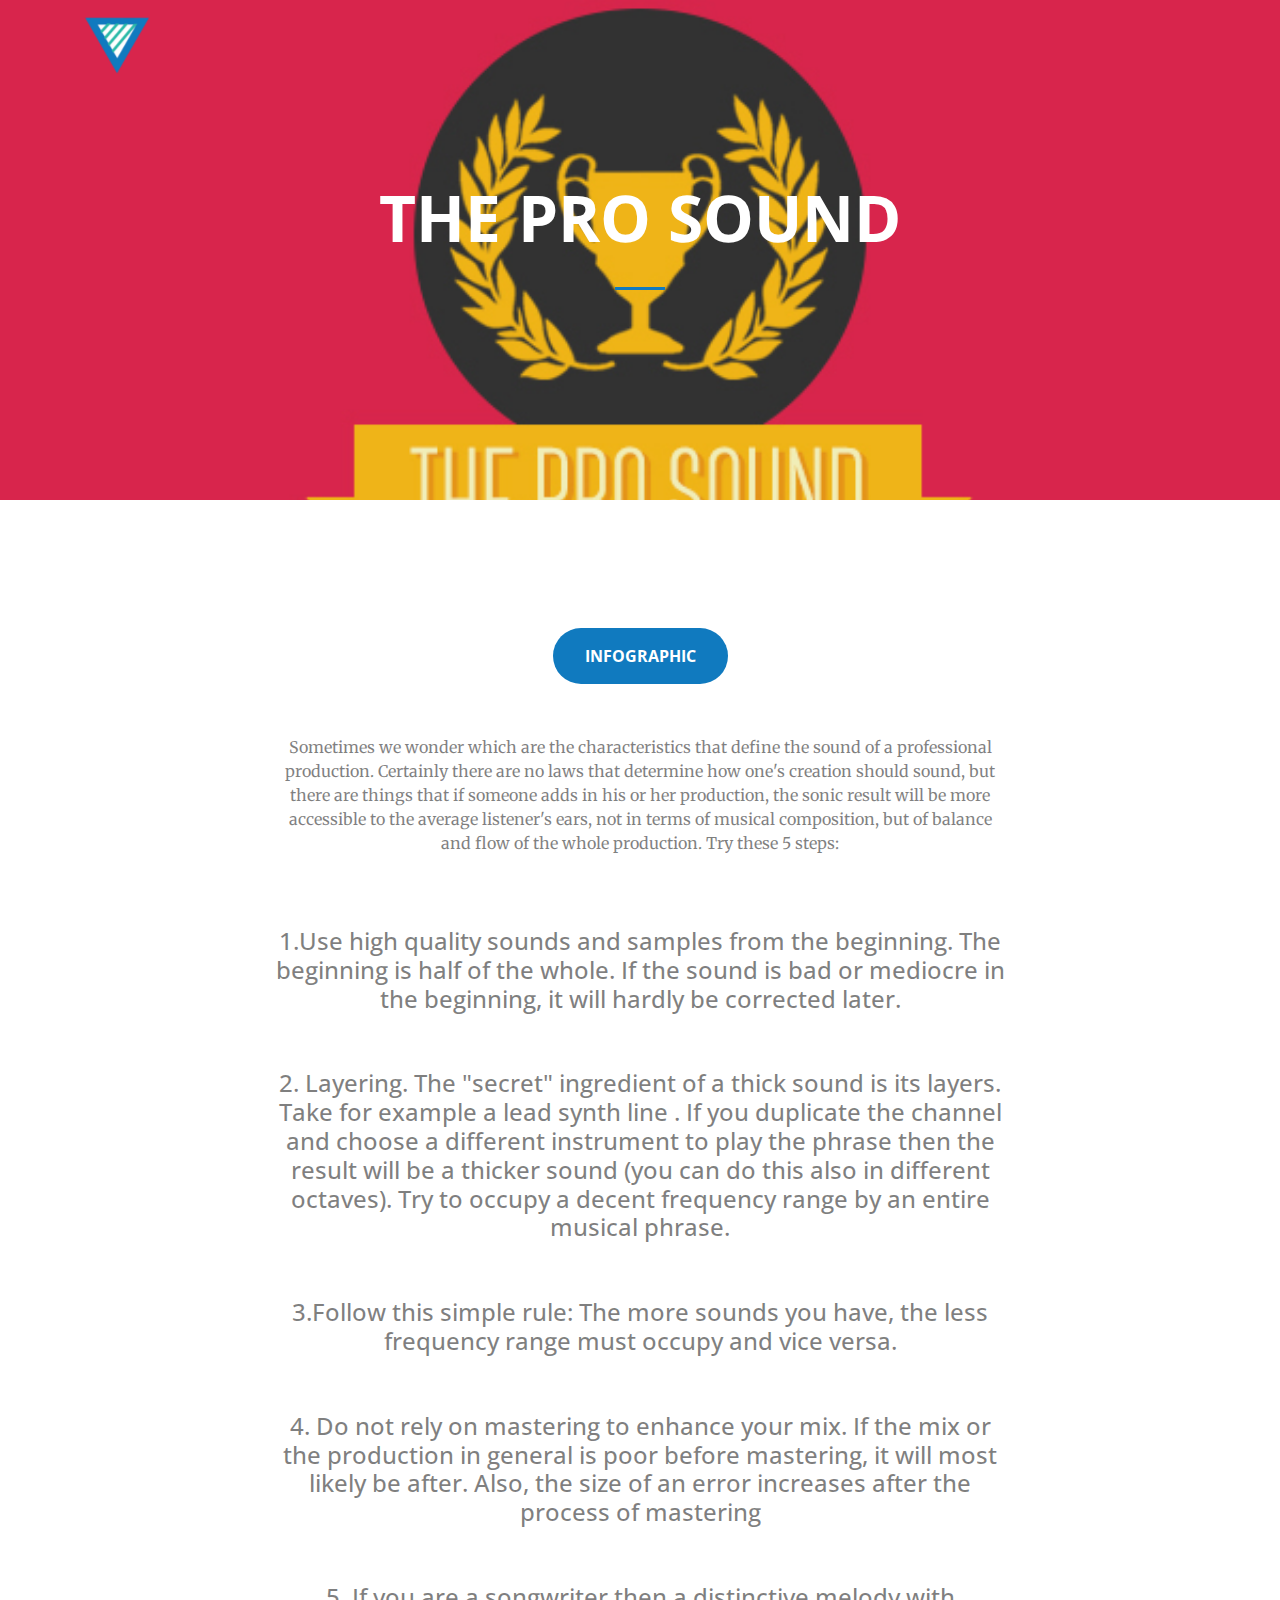
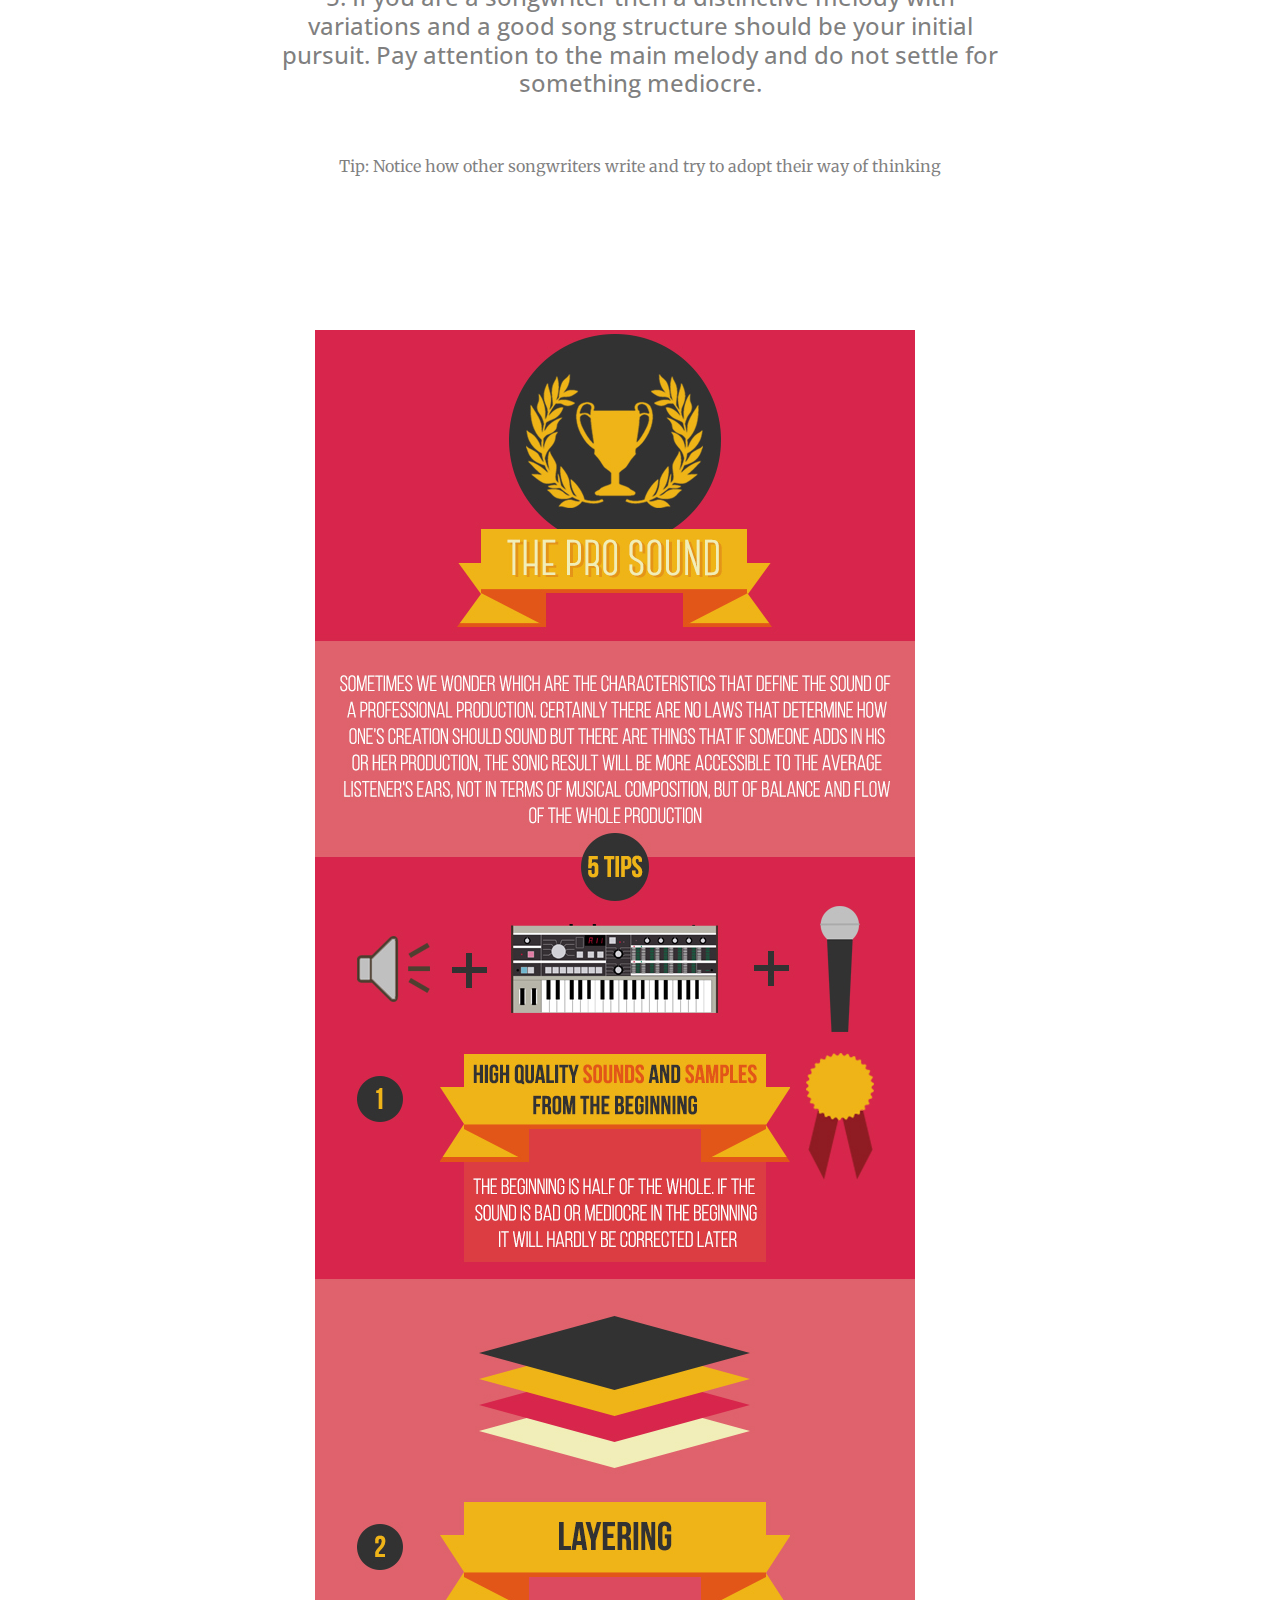
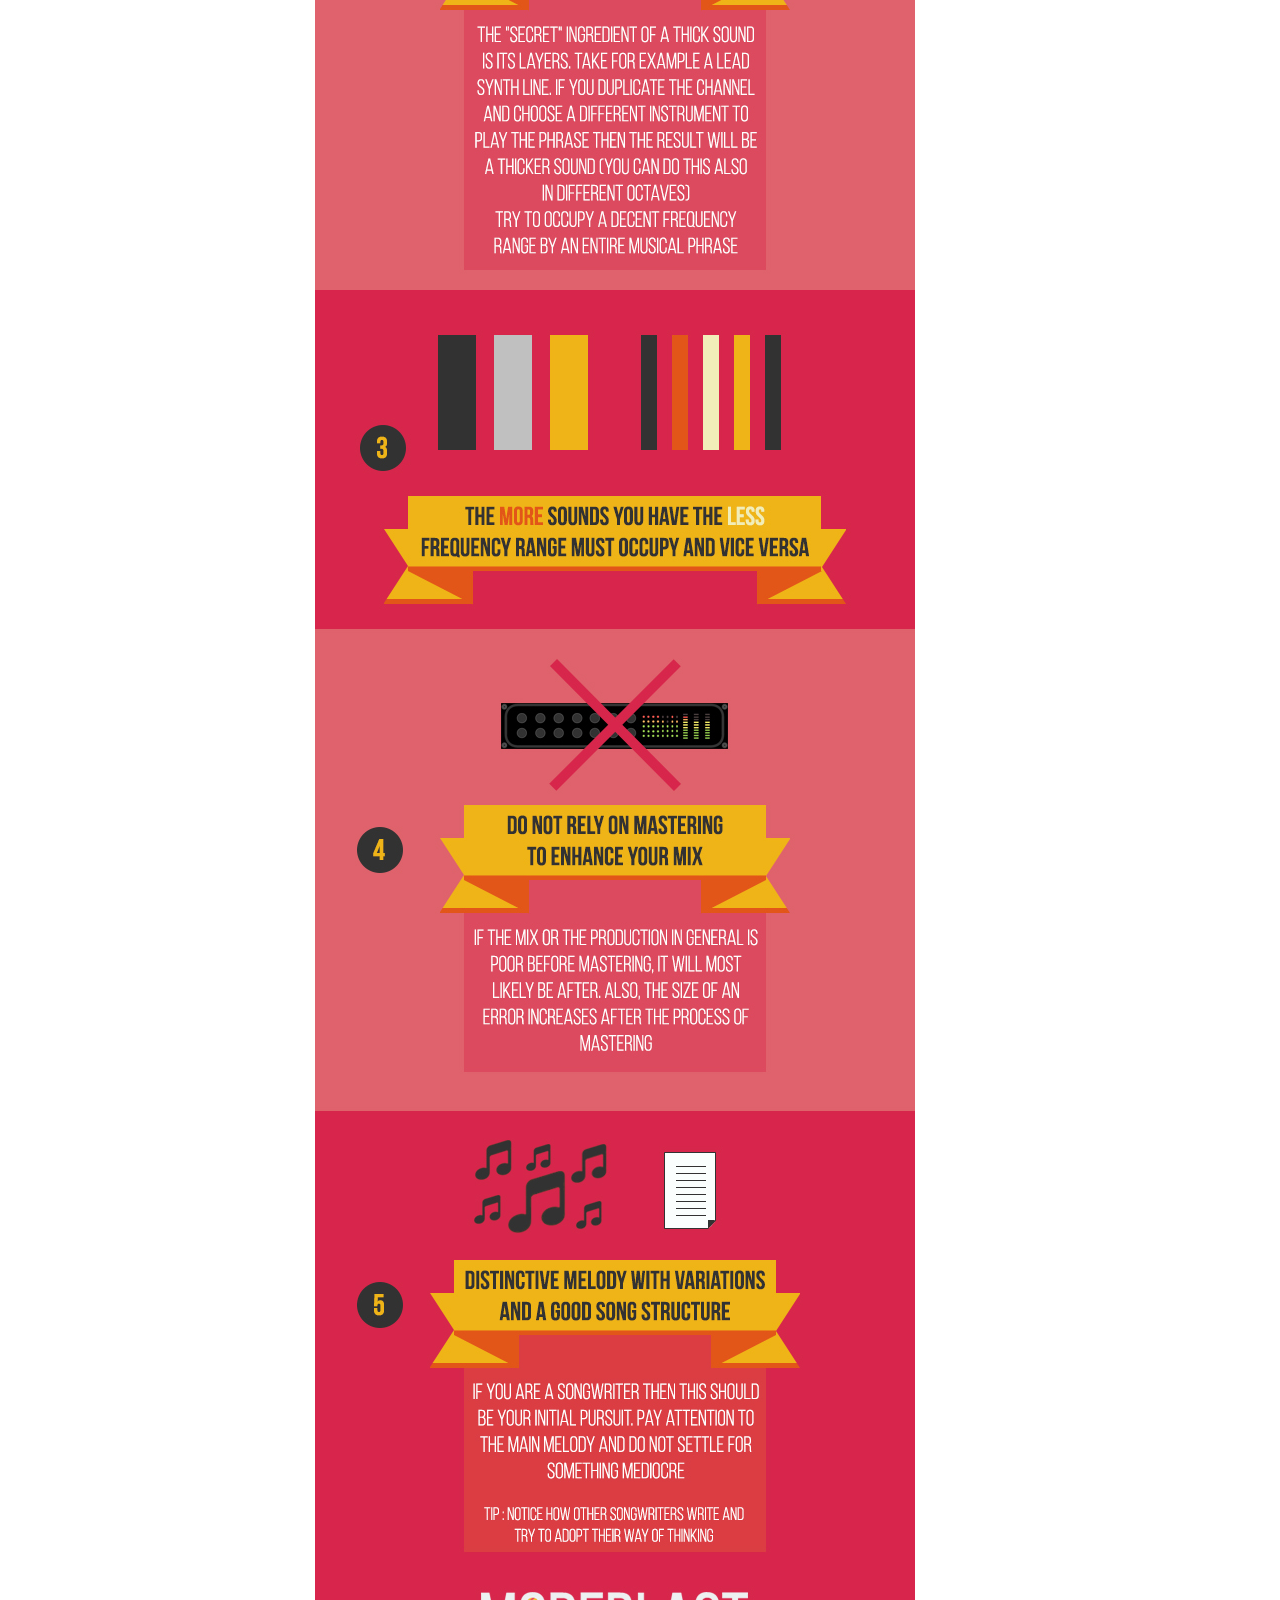
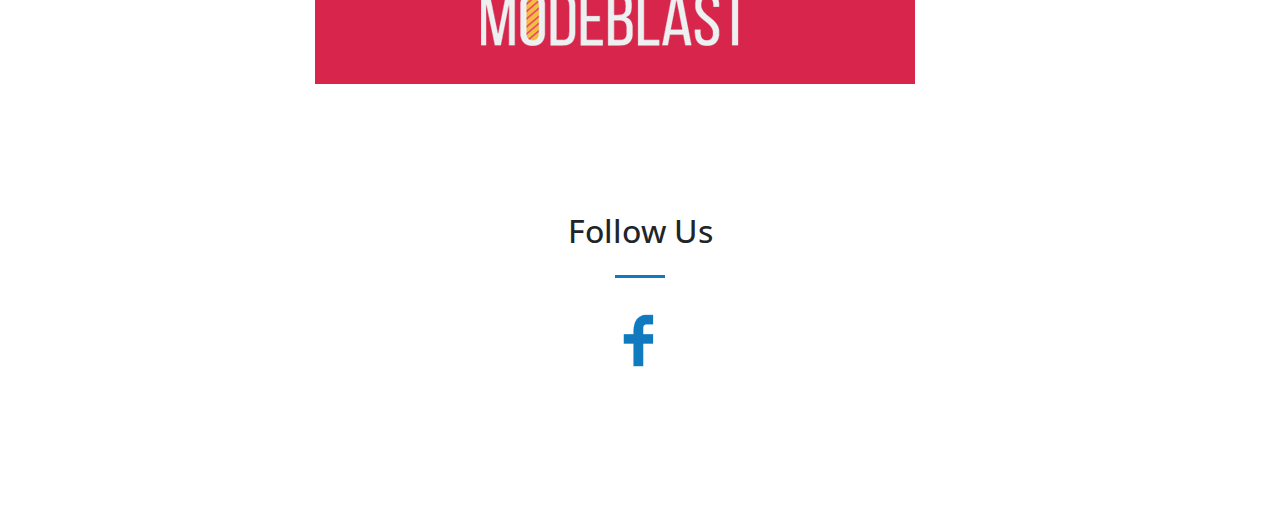
<file: The-Pro-Sound.html>
<!DOCTYPE html>
<html lang="en">

  <head>

    <meta charset="utf-8">
    <meta name="viewport" content="width=device-width, initial-scale=1, shrink-to-fit=no">
    <meta name="description" content="">
    <meta name="author" content="">

    <title>Modeblast</title>

    <!-- Bootstrap core CSS -->
    <link href="vendor/bootstrap/css/bootstrap.min.css" rel="stylesheet">

    <!-- Custom fonts for this template -->
    <link href="vendor/fontawesome-free/css/all.min.css" rel="stylesheet" type="text/css">
    <link href='https://fonts.googleapis.com/css?family=Open+Sans:300italic,400italic,600italic,700italic,800italic,400,300,600,700,800' rel='stylesheet' type='text/css'>
    <link href='https://fonts.googleapis.com/css?family=Merriweather:400,300,300italic,400italic,700,700italic,900,900italic' rel='stylesheet' type='text/css'>

    <!-- Plugin CSS -->
    <link href="vendor/magnific-popup/magnific-popup.css" rel="stylesheet">

    <!-- Custom styles for this template -->
    <link href="css/creative.css" rel="stylesheet">

  </head>

  <body id="page-top">

    <!-- Navigation -->
    <nav class="navbar navbar-expand-lg navbar-light fixed-top" id="mainNav">
      <div class="container">
        <a class="navbar-brand js-scroll-trigger" href="index.html"><img class="modeblast-logo" src="img/modeblast-logo.png"></img></a>
        <button class="navbar-toggler navbar-toggler-right" type="button" data-toggle="collapse" data-target="#navbarResponsive" aria-controls="navbarResponsive" aria-expanded="false" aria-label="Toggle navigation">
          <span class="navbar-toggler-icon"></span>
        </button>
        <div class="collapse navbar-collapse" id="navbarResponsive">
          <ul class="navbar-nav ml-auto">
            <!--
            <li class="nav-item">
              <a class="nav-link js-scroll-trigger" href="#about">About</a>
            </li>
            <li class="nav-item">
              <a class="nav-link js-scroll-trigger" href="#services">Services</a>
            </li>
            -->

            <!--
            <li class="nav-item">
              <a class="nav-link js-scroll-trigger" href="#contact">Contact</a>
            </li>
            -->
          </ul>
        </div>
      </div>
    </nav>

    <header class="masthead-page pro-sound text-center text-white d-flex">
      <div class="container my-auto">
        <div class="row">
          <div class="col-lg-10 mx-auto">
            <h1 class="text-uppercase">
              <strong>The Pro Sound</strong>
            </h1>
            <hr>
          </div>

        </div>
      </div>
    </header>


    <section class="bg-primary" id="about">
      <div class="container">
        <div class="row">
          <div class="col-lg-8 mx-auto text-center">
              <a class="btn btn-primary btn-xl js-scroll-trigger" href="#theprosound">Infographic</a>

            <hr class="light my-4">
            <p class="text-black-50 mb-4">
                Sometimes we wonder which are the characteristics that define the sound of a professional production. 
                Certainly there are no laws that determine how one's creation should sound, but there are things that if 
                someone adds in his or her production, the sonic result will be more accessible to the average listener's ears, 
                not in terms of musical composition, 
                but of balance and flow of the whole production. Try these 5 steps:</p>
              
              <br><br>
              <h4 class="section-heading text-black-50">
                1.Use high quality sounds and samples from the beginning. 
                The beginning is half of the whole. 
                If the sound is bad or mediocre in the beginning, it will hardly be corrected later.
              </h4>
                <br><br>
              <h4 class="section-heading text-black-50">
                2. Layering. The "secret" ingredient of a thick sound is its layers. 
                Take for example a lead synth line . If you duplicate the channel and choose a different instrument to play
                the phrase then the result will be a thicker sound (you can do this also in different octaves). 
                Try to occupy a decent frequency range by an entire musical phrase.
              </h4>
              <br><br>
              <h4 class="section-heading text-black-50">
                3.Follow this simple rule: The more sounds you have, the less frequency range must occupy and vice versa.
              </h4>
              <br><br>
              <h4 class="section-heading text-black-50">
                4. Do not rely on mastering to enhance your mix. If the mix or the production in general is poor before mastering, it will most likely be after. Also, the size of an error increases after the process of mastering
              </h4>
              <br><br>
              <h4 class="section-heading text-black-50">
                5. If you are a songwriter then a distinctive melody with variations and a good song structure should be your initial pursuit. Pay attention to the main melody and do not settle for something mediocre. 
              </h4>
              <br><br>
              <p class="text-black-50 mb-4">
                Tip: Notice how other songwriters write and try to adopt their way of thinking
              </p>             

          </div>
        </div>
      </div>
    </section>

<!--------

    <section id="services">
      <div class="container">
        <div class="row">
          <div class="col-lg-12 text-center">
            <h2 class="section-heading">At Your Service</h2>
            <hr class="my-4">
          </div>
        </div>
      </div>
      <div class="container">
        <div class="row">
          <div class="col-lg-3 col-md-6 text-center">
            <div class="service-box mt-5 mx-auto">
              <i class="fas fa-4x fa-gem text-primary mb-3 sr-icon-1"></i>
              <h3 class="mb-3">Sturdy Templates</h3>
              <p class="text-muted mb-0">Our templates are updated regularly so they don't break.</p>
            </div>
          </div>
          <div class="col-lg-3 col-md-6 text-center">
            <div class="service-box mt-5 mx-auto">
              <i class="fas fa-4x fa-paper-plane text-primary mb-3 sr-icon-2"></i>
              <h3 class="mb-3">Ready to Ship</h3>
              <p class="text-muted mb-0">You can use this theme as is, or you can make changes!</p>
            </div>
          </div>
          <div class="col-lg-3 col-md-6 text-center">
            <div class="service-box mt-5 mx-auto">
              <i class="fas fa-4x fa-code text-primary mb-3 sr-icon-3"></i>
              <h3 class="mb-3">Up to Date</h3>
              <p class="text-muted mb-0">We update dependencies to keep things fresh.</p>
            </div>
          </div>
          <div class="col-lg-3 col-md-6 text-center">
            <div class="service-box mt-5 mx-auto">
              <i class="fas fa-4x fa-heart text-primary mb-3 sr-icon-4"></i>
              <h3 class="mb-3">Made with Love</h3>
              <p class="text-muted mb-0">You have to make your websites with love these days!</p>
            </div>
          </div>
        </div>
      </div>
    </section>
------------>

<section class="p-0" id="theprosound">
    <div class="container-fluid p-0">
      <div class="row no-gutters">
        <div class="col-lg-12 col-sm-12">
          <a class="portfolio-box" href="content/The Pro Sound.jpg">
            <img class="img-fluid" src="content/The Pro Sound.jpg" alt="">
            <div class="portfolio-box-caption">
              <div class="portfolio-box-caption-content">

                <div class="project-name">
                  Click to enlarge
                </div>
              </div>
            </div>
          </a>
        </div>

      </div>
    </div>
  </section>        


<!-------
    <section class="bg-dark text-white">
      <div class="container text-center">
        <h2 class="mb-4">Free Download at Start Bootstrap!</h2>
        <a class="btn btn-light btn-xl sr-button" href="http://startbootstrap.com/template-overviews/creative/">Download Now!</a>
      </div>
    </section>
----->
    <section id="contact">
      <div class="container">
        <div class="row">
          <div class="col-lg-8 mx-auto text-center">
            <h2 class="section-heading">Follow Us</h2>
            <hr class="my-4">
          </div>
        </div>
        <div class="row">
          <div class="col-lg-12 ml-auto text-center">
            <a href="https://www.facebook.com/modeblast">
            <img class="facebook" src="content/facebook.png"></a> 
          </div>
<!-------          
          <div class="col-lg-4 mr-auto text-center">
            <i class="fas fa-envelope fa-3x mb-3 sr-contact-2"></i>
            <p>
              <a href="mailto:your-email@your-domain.com">feedback@startbootstrap.com</a>
            </p>
          </div>
          -->
        </div>
      </div>
    </section>

    <!-- Bootstrap core JavaScript -->
    <script src="vendor/jquery/jquery.min.js"></script>
    <script src="vendor/bootstrap/js/bootstrap.bundle.min.js"></script>

    <!-- Plugin JavaScript -->
    <script src="vendor/jquery-easing/jquery.easing.min.js"></script>
    <script src="vendor/scrollreveal/scrollreveal.min.js"></script>
    <script src="vendor/magnific-popup/jquery.magnific-popup.min.js"></script>

    <!-- Custom scripts for this template -->
    <script src="js/creative.min.js"></script>

  </body>

</html>
</file>
<file: css/creative.css>
/*!
 * Start Bootstrap - Creative v5.0.2 (https://startbootstrap.com/template-overviews/creative)
 * Copyright 2013-2018 Start Bootstrap
 * Licensed under MIT (https://github.com/BlackrockDigital/startbootstrap-creative/blob/master/LICENSE)
 */

body,
html {
  width: 100%;
  height: 100%;
}

body {
  font-family: 'Merriweather', 'Helvetica Neue', Arial, sans-serif;
}

hr {
  max-width: 50px;
  border-width: 3px;
  border-color: #107abf;
}

hr.light {
  border-color: #fff;
}

a {
  color: #107abf;
  -webkit-transition: all 0.2s;
  transition: all 0.2s;
}

a:hover {
  color: #107abf;
}

h1,
h2,
h3,
h4,
h5,
h6 {
  font-family: 'Open Sans', 'Helvetica Neue', Arial, sans-serif;
}

.bg-primary {
  background-color: #fff !important;
}

.bg-dark {
  background-color: #212529 !important;
}

.text-faded {
  color: #fff;
}

.text-107abf {
  color: #107abf;
  font-weight: bold;
  font-family: 'Open Sans', 'Helvetica Neue', Arial, sans-serif;
}

section {
  padding: 8rem 0;
}

.section-heading {
  margin-top: 0;
}

::-moz-selection {
  color: #fff;
  background: #212529;
  text-shadow: none;
}

::selection {
  color: #fff;
  background: #212529;
  text-shadow: none;
}

img::-moz-selection {
  color: #fff;
  background: transparent;
}

img::selection {
  color: #fff;
  background: transparent;
}

img::-moz-selection {
  color: #fff;
  background: transparent;
}

#mainNav {
  border-bottom: 1px solid rgba(33, 37, 41, 0.1);
  background-color: #fff;
  font-family: 'Open Sans', 'Helvetica Neue', Arial, sans-serif;
  -webkit-transition: all 0.2s;
  transition: all 0.2s;
}

#mainNav .navbar-brand {
  font-weight: 700;
  text-transform: uppercase;
  color: #107abf;
  font-family: 'Open Sans', 'Helvetica Neue', Arial, sans-serif;
}

#mainNav .navbar-brand:focus, #mainNav .navbar-brand:hover {
  color: #107abf;
}

#mainNav .navbar-nav > li.nav-item > a.nav-link,
#mainNav .navbar-nav > li.nav-item > a.nav-link:focus {
  font-size: .9rem;
  font-weight: 700;
  text-transform: uppercase;
  color: #212529;
}

#mainNav .navbar-nav > li.nav-item > a.nav-link:hover,
#mainNav .navbar-nav > li.nav-item > a.nav-link:focus:hover {
  color: #107abf;
}

#mainNav .navbar-nav > li.nav-item > a.nav-link.active,
#mainNav .navbar-nav > li.nav-item > a.nav-link:focus.active {
  color: #107abf !important;
  background-color: transparent;
}

#mainNav .navbar-nav > li.nav-item > a.nav-link.active:hover,
#mainNav .navbar-nav > li.nav-item > a.nav-link:focus.active:hover {
  background-color: transparent;
}

@media (min-width: 992px) {
  #mainNav {
    border-color: transparent;
    background-color: transparent;
  }
  #mainNav .navbar-brand {
    color: rgba(255, 255, 255, 0.7);
  }
  #mainNav .navbar-brand:focus, #mainNav .navbar-brand:hover {
    color: #fff;
  }
  #mainNav .navbar-nav > li.nav-item > a.nav-link {
    padding: 0.5rem 1rem;
  }
  #mainNav .navbar-nav > li.nav-item > a.nav-link,
  #mainNav .navbar-nav > li.nav-item > a.nav-link:focus {
    color: rgba(255, 255, 255, 0.7);
  }
  #mainNav .navbar-nav > li.nav-item > a.nav-link:hover,
  #mainNav .navbar-nav > li.nav-item > a.nav-link:focus:hover {
    color: #fff;
  }
  #mainNav.navbar-shrink {
    border-bottom: 1px solid rgba(33, 37, 41, 0.1);
    background-color: #fff;
  }
  #mainNav.navbar-shrink .navbar-brand {
    color: #107abf;
  }
  #mainNav.navbar-shrink .navbar-brand:focus, #mainNav.navbar-shrink .navbar-brand:hover {
    color: #107abf;
  }
  #mainNav.navbar-shrink .navbar-nav > li.nav-item > a.nav-link,
  #mainNav.navbar-shrink .navbar-nav > li.nav-item > a.nav-link:focus {
    color: #212529;
  }
  #mainNav.navbar-shrink .navbar-nav > li.nav-item > a.nav-link:hover,
  #mainNav.navbar-shrink .navbar-nav > li.nav-item > a.nav-link:focus:hover {
    color: #107abf;
  }
}

header.masthead {
  padding-top: 10rem;
  padding-bottom: calc(10rem - 56px);
  background-image: url("../content/mod-cover.jpg");
  background-position: center center;
  background-size: cover;
}

header.masthead hr {
  margin-top: 30px;
  margin-bottom: 30px;
}

header.masthead h1 {
  font-size: 2rem;
}

header.masthead p {
  font-weight: 300;
}

@media (min-width: 768px) {
  header.masthead p {
    font-size: 1.15rem;
  }
}

@media (min-width: 992px) {
  header.masthead {
    height: 100vh;
    min-height: 650px;
    padding-top: 0;
    padding-bottom: 0;
  }
  header.masthead h1 {
    font-size: 3rem;
  }
}

@media (min-width: 1200px) {
  header.masthead h1 {
    font-size: 4rem;
  }
}

.service-box {
  max-width: 400px;
}

.portfolio-box {
  position: relative;
  display: block;
  max-width: 650px;
  margin: 0 auto;
}

.portfolio-box .portfolio-box-caption {
  position: absolute;
  bottom: 0;
  display: block;
  width: 100%;
  height: 100%;
  text-align: center;
  opacity: 0;
  color: #fff;
  background: rgba(16, 122, 191, 0.9);
  -webkit-transition: all 0.2s;
  transition: all 0.2s;
}

.portfolio-box .portfolio-box-caption .portfolio-box-caption-content {
  position: absolute;
  top: 50%;
  width: 100%;
  -webkit-transform: translateY(-50%);
  transform: translateY(-50%);
  text-align: center;
}

.portfolio-box .portfolio-box-caption .portfolio-box-caption-content .project-category,
.portfolio-box .portfolio-box-caption .portfolio-box-caption-content .project-name {
  padding: 0 15px;
  font-family: 'Open Sans', 'Helvetica Neue', Arial, sans-serif;
}

.portfolio-box .portfolio-box-caption .portfolio-box-caption-content .project-category {
  font-size: 14px;
  font-weight: 600;
  text-transform: uppercase;
}

.portfolio-box .portfolio-box-caption .portfolio-box-caption-content .project-name {
  font-size: 18px;
}

.portfolio-box:hover .portfolio-box-caption {
  opacity: 1;
}

.portfolio-box:focus {
  outline: none;
}

@media (min-width: 768px) {
  .portfolio-box .portfolio-box-caption .portfolio-box-caption-content .project-category {
    font-size: 16px;
  }
  .portfolio-box .portfolio-box-caption .portfolio-box-caption-content .project-name {
    font-size: 22px;
  }
}

.text-primary {
  color: #107abf !important;
}

.btn {
  font-weight: 700;
  text-transform: uppercase;
  border: none;
  border-radius: 300px;
  font-family: 'Open Sans', 'Helvetica Neue', Arial, sans-serif;
}

.btn-xl {
  padding: 1rem 2rem;
}

.btn-primary {
  background-color: #107abf;
  border-color: #107abf;
}

.btn-primary:hover, .btn-primary:focus, .btn-primary:active {
  color: #fff;
  background-color: rgb(16, 122, 191, 0.5) !important;
}

.btn-primary:active, .btn-primary:focus {
  -webkit-box-shadow: 0 0 0 0.2rem rgba(16, 122, 191, 0.5) !important;
  box-shadow: 0 0 0 0.2rem rgba(16, 122, 191, 0.5) !important;
}


/*-------------------MINE*/
.modeblast-logo {
    width: 20%;
}

.facebook {
  width: 7%;
}


header.masthead-page {
  padding-top: 10rem;
  padding-bottom: calc(10rem - 56px);
  background-position: center top;
  background-size: cover;
  
}

header.masthead-page hr {
  margin-top: 30px;
  margin-bottom: 30px;
}

header.masthead-page h1 {
  font-size: 2rem;
}

header.masthead-page p {
  font-weight: 300;
}

@media (min-width: 768px) {
  header.masthead-page p {
    font-size: 1.15rem;
  }
}

@media (min-width: 992px) {
  header.masthead-page {
    height: 50vh;
    min-height: 500px;
    padding-top: 0;
    padding-bottom: 0;
  }
  header.masthead-page h1 {
    font-size: 3rem;
  }
}

@media (min-width: 1200px) {
  header.masthead-page h1 {
    font-size: 4rem;
  }
}

.dance {
  background-image: url("../content/Dance-Music-Arrangement.png");
}

.pro-sound {
  background-image: url("../content/The\ Pro\ Sound.jpg");
}

.key-features {
  background-image: url("../content/Key-Features-of-Modern-Electronic-Music-Subgenres-Cover.png");
  
}

.drum {
  background-image: url("../content/Basic-Drum-Patterns.png");
  
}

.musictheory  {
  background-image: url("../content/music-theory-basics.png");
  
}

.perform {
  background-image: url("../content/How\ to\ Prepare\ for\ a\ Live\ Performance.jpg");
  
}

.sound{
  background-image: url("../content/Sound\ synthesis\ introduction.jpg");
  
}

.copy{
  background-image: url("../content/Copyright\ Facts\ You\ Should\ Know.png");
  
}

.major{
  background-image: url("../content/Major\ &\ Minor\ Scales\ and\ their\ Chords.jpg");
  
}

mark {
  display: inline-block;
  background-color: white;
  color: #107abf;
  height:auto;
  line-height:1em;
  width: 74%;
}
</file>
